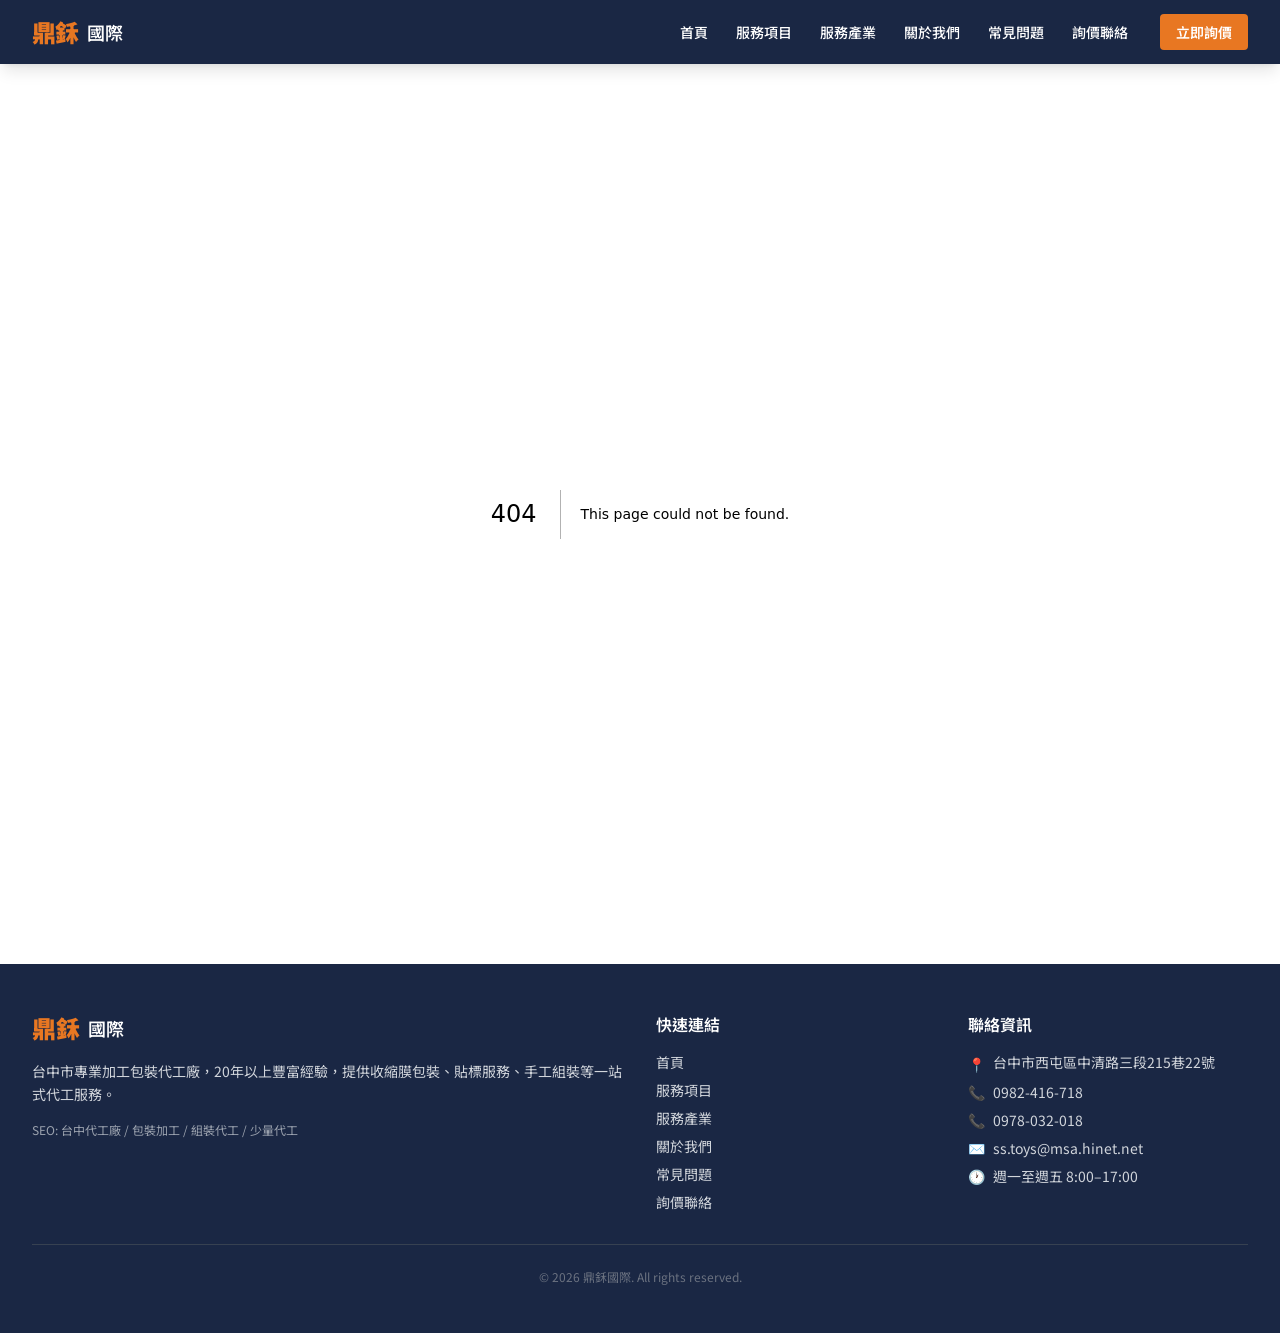
<file: 404/index.html>
<!DOCTYPE html><html lang="zh-TW"><head><meta charSet="utf-8"/><meta name="viewport" content="width=device-width, initial-scale=1"/><link rel="stylesheet" href="/_next/static/css/49037f264d4a4ed3.css" data-precedence="next"/><link rel="preload" as="script" fetchPriority="low" href="/_next/static/chunks/webpack-cb86a99cd2f791d1.js"/><script src="/_next/static/chunks/fd9d1056-be48aeae6e94b8d1.js" async=""></script><script src="/_next/static/chunks/23-e02af67d288a7f2a.js" async=""></script><script src="/_next/static/chunks/main-app-2cafe6b471aea5af.js" async=""></script><script src="/_next/static/chunks/231-f5a29f791931326e.js" async=""></script><script src="/_next/static/chunks/app/layout-52db4a1451b308c1.js" async=""></script><script src="/_next/static/chunks/app/page-99b94b2bd6f035f0.js" async=""></script><meta name="robots" content="noindex"/><title>404: This page could not be found.</title><title>鼎鉌國際 | 台中代工廠 – 包裝加工、組裝代工、貼標服務</title><meta name="description" content="鼎鉌國際位於台中市，提供收縮膜包裝、高週波泡殼封裝、貼標服務、手工組裝、禮盒包裝等一站式代工服務。20年以上經驗，交期準確，品質保證。"/><meta name="keywords" content="台中代工廠,包裝加工,組裝代工,貼標服務,收縮膜包裝,少量代工,禮盒包裝"/><meta name="robots" content="index, follow"/><link rel="canonical" href="https://incredible-conkies-e3f773.netlify.app/"/><meta property="og:title" content="鼎鉌國際 | 台中代工廠 – 包裝加工、組裝代工、貼標服務"/><meta property="og:description" content="台中專業加工包裝代工廠，提供收縮膜包裝、高週波泡殼封裝、貼標服務、手工組裝等一站式代工服務。"/><meta property="og:site_name" content="鼎鉌國際"/><meta property="og:locale" content="zh_TW"/><meta property="og:image" content="http://localhost:3000/og-image.png"/><meta property="og:image:width" content="1200"/><meta property="og:image:height" content="630"/><meta property="og:image:alt" content="鼎鉌國際"/><meta property="og:type" content="website"/><meta name="twitter:card" content="summary_large_image"/><meta name="twitter:title" content="鼎鉌國際 | 台中代工廠 – 包裝加工、組裝代工、貼標服務"/><meta name="twitter:description" content="台中專業加工包裝代工廠，提供收縮膜包裝、高週波泡殼封裝、貼標服務、手工組裝等一站式代工服務。"/><meta name="twitter:image" content="http://localhost:3000/og-image.png"/><meta name="twitter:image:width" content="1200"/><meta name="twitter:image:height" content="630"/><meta name="twitter:image:alt" content="鼎鉌國際"/><script type="application/ld+json">{"@context":"https://schema.org","@type":"LocalBusiness","name":"鼎鉌國際","description":"台中專業加工包裝代工廠，提供收縮膜包裝、貼標服務、手工組裝等一站式代工服務。","url":"https://incredible-conkies-e3f773.netlify.app","telephone":["0982-416-718","0978-032-018"],"email":"ss.toys@msa.hinet.net","address":{"@type":"PostalAddress","streetAddress":"中清路三段215巷22號","addressLocality":"西屯區","addressRegion":"台中市","addressCountry":"TW"},"openingHours":"Mo-Fr 08:00-17:00","priceRange":"$$"}</script><script src="/_next/static/chunks/polyfills-78c92fac7aa8fdd8.js" noModule=""></script></head><body><header class="bg-brand-navy text-white sticky top-0 z-50 shadow-lg"><div class="max-w-7xl mx-auto px-4 sm:px-6 lg:px-8"><div class="flex items-center justify-between h-16"><a class="flex items-center gap-2" href="/"><span class="text-brand-orange font-black text-2xl tracking-tight">鼎鉌</span><span class="text-white font-semibold text-lg">國際</span></a><nav class="hidden md:flex items-center gap-1"><a class="px-3 py-2 rounded text-sm font-medium hover:bg-brand-blue hover:text-brand-orange transition-colors" href="/">首頁</a><a class="px-3 py-2 rounded text-sm font-medium hover:bg-brand-blue hover:text-brand-orange transition-colors" href="/services/">服務項目</a><a class="px-3 py-2 rounded text-sm font-medium hover:bg-brand-blue hover:text-brand-orange transition-colors" href="/industries/">服務產業</a><a class="px-3 py-2 rounded text-sm font-medium hover:bg-brand-blue hover:text-brand-orange transition-colors" href="/about/">關於我們</a><a class="px-3 py-2 rounded text-sm font-medium hover:bg-brand-blue hover:text-brand-orange transition-colors" href="/faq/">常見問題</a><a class="px-3 py-2 rounded text-sm font-medium hover:bg-brand-blue hover:text-brand-orange transition-colors" href="/contact/">詢價聯絡</a><a class="ml-4 px-4 py-2 bg-brand-orange hover:bg-orange-600 rounded font-semibold text-sm transition-colors" href="/contact/">立即詢價</a></nav><button class="md:hidden p-2 rounded hover:bg-brand-blue transition-colors" aria-label="切換選單"><svg class="w-6 h-6" fill="none" stroke="currentColor" viewBox="0 0 24 24"><path stroke-linecap="round" stroke-linejoin="round" stroke-width="2" d="M4 6h16M4 12h16M4 18h16"></path></svg></button></div></div></header><main><div style="font-family:system-ui,&quot;Segoe UI&quot;,Roboto,Helvetica,Arial,sans-serif,&quot;Apple Color Emoji&quot;,&quot;Segoe UI Emoji&quot;;height:100vh;text-align:center;display:flex;flex-direction:column;align-items:center;justify-content:center"><div><style>body{color:#000;background:#fff;margin:0}.next-error-h1{border-right:1px solid rgba(0,0,0,.3)}@media (prefers-color-scheme:dark){body{color:#fff;background:#000}.next-error-h1{border-right:1px solid rgba(255,255,255,.3)}}</style><h1 class="next-error-h1" style="display:inline-block;margin:0 20px 0 0;padding:0 23px 0 0;font-size:24px;font-weight:500;vertical-align:top;line-height:49px">404</h1><div style="display:inline-block"><h2 style="font-size:14px;font-weight:400;line-height:49px;margin:0">This page could not be found.</h2></div></div></div></main><footer class="bg-brand-navy text-gray-300"><div class="max-w-7xl mx-auto px-4 sm:px-6 lg:px-8 py-12"><div class="grid grid-cols-1 md:grid-cols-4 gap-8"><div class="md:col-span-2"><div class="flex items-center gap-2 mb-4"><span class="text-brand-orange font-black text-2xl">鼎鉌</span><span class="text-white font-semibold text-lg">國際</span></div><p class="text-sm leading-relaxed mb-4">台中市專業加工包裝代工廠，20年以上豐富經驗，提供收縮膜包裝、貼標服務、手工組裝等一站式代工服務。</p><p class="text-xs text-gray-400">SEO: 台中代工廠 / 包裝加工 / 組裝代工 / 少量代工</p></div><div><h3 class="text-white font-semibold mb-4">快速連結</h3><ul class="space-y-2 text-sm"><li><a class="hover:text-brand-orange transition-colors" href="/">首頁</a></li><li><a class="hover:text-brand-orange transition-colors" href="/services/">服務項目</a></li><li><a class="hover:text-brand-orange transition-colors" href="/industries/">服務產業</a></li><li><a class="hover:text-brand-orange transition-colors" href="/about/">關於我們</a></li><li><a class="hover:text-brand-orange transition-colors" href="/faq/">常見問題</a></li><li><a class="hover:text-brand-orange transition-colors" href="/contact/">詢價聯絡</a></li></ul></div><div><h3 class="text-white font-semibold mb-4">聯絡資訊</h3><ul class="space-y-2 text-sm"><li class="flex items-start gap-2"><span class="text-brand-orange mt-0.5">📍</span><span>台中市西屯區中清路三段215巷22號</span></li><li class="flex items-center gap-2"><span class="text-brand-orange">📞</span><a href="tel:0982416718" class="hover:text-brand-orange transition-colors">0982-416-718</a></li><li class="flex items-center gap-2"><span class="text-brand-orange">📞</span><a href="tel:0978032018" class="hover:text-brand-orange transition-colors">0978-032-018</a></li><li class="flex items-center gap-2"><span class="text-brand-orange">✉️</span><a href="mailto:ss.toys@msa.hinet.net" class="hover:text-brand-orange transition-colors break-all">ss.toys@msa.hinet.net</a></li><li class="flex items-center gap-2"><span class="text-brand-orange">🕐</span><span>週一至週五 8:00–17:00</span></li></ul></div></div><div class="border-t border-gray-700 mt-8 pt-6 text-center text-xs text-gray-500"><p>© <!-- -->2026<!-- --> 鼎鉌國際. All rights reserved.</p></div></div></footer><script>
              const observer = new IntersectionObserver((entries) => {
                entries.forEach(e => { if (e.isIntersecting) e.target.classList.add('visible'); });
              }, { threshold: 0.1 });
              document.querySelectorAll('.animate-on-scroll').forEach(el => observer.observe(el));
              document.addEventListener('DOMContentLoaded', () => {
                document.querySelectorAll('.animate-on-scroll').forEach(el => observer.observe(el));
              });
            </script><script src="/_next/static/chunks/webpack-cb86a99cd2f791d1.js" async=""></script><script>(self.__next_f=self.__next_f||[]).push([0]);self.__next_f.push([2,null])</script><script>self.__next_f.push([1,"1:HL[\"/_next/static/css/49037f264d4a4ed3.css\",\"style\"]\n"])</script><script>self.__next_f.push([1,"2:I[5751,[],\"\"]\n4:I[9275,[],\"\"]\n5:I[1343,[],\"\"]\n6:I[2561,[\"231\",\"static/chunks/231-f5a29f791931326e.js\",\"185\",\"static/chunks/app/layout-52db4a1451b308c1.js\"],\"default\"]\nb:I[231,[\"231\",\"static/chunks/231-f5a29f791931326e.js\",\"931\",\"static/chunks/app/page-99b94b2bd6f035f0.js\"],\"\"]\nd:I[6130,[],\"\"]\n7:{\"fontFamily\":\"system-ui,\\\"Segoe UI\\\",Roboto,Helvetica,Arial,sans-serif,\\\"Apple Color Emoji\\\",\\\"Segoe UI Emoji\\\"\",\"height\":\"100vh\",\"textAlign\":\"center\",\"display\":\"flex\",\"flexDirection\":\"column\",\"alignItems\":\"center\",\"justifyContent\":\"center\"}\n8:{\"display\":\"inline-block\",\"margin\":\"0 20px 0 0\",\"padding\":\"0 23px 0 0\",\"fontSize\":24,\"fontWeight\":500,\"verticalAlign\":\"top\",\"lineHeight\":\"49px\"}\n9:{\"display\":\"inline-block\"}\na:{\"fontSize\":14,\"fontWeight\":400,\"lineHeight\":\"49px\",\"margin\":0}\ne:[]\n"])</script><script>self.__next_f.push([1,"0:[[[\"$\",\"link\",\"0\",{\"rel\":\"stylesheet\",\"href\":\"/_next/static/css/49037f264d4a4ed3.css\",\"precedence\":\"next\",\"crossOrigin\":\"$undefined\"}]],[\"$\",\"$L2\",null,{\"buildId\":\"39pui8lU0YPju_n7_H2Ew\",\"assetPrefix\":\"\",\"initialCanonicalUrl\":\"/_not-found/\",\"initialTree\":[\"\",{\"children\":[\"/_not-found\",{\"children\":[\"__PAGE__\",{}]}]},\"$undefined\",\"$undefined\",true],\"initialSeedData\":[\"\",{\"children\":[\"/_not-found\",{\"children\":[\"__PAGE__\",{},[[\"$L3\",[[\"$\",\"title\",null,{\"children\":\"404: This page could not be found.\"}],[\"$\",\"div\",null,{\"style\":{\"fontFamily\":\"system-ui,\\\"Segoe UI\\\",Roboto,Helvetica,Arial,sans-serif,\\\"Apple Color Emoji\\\",\\\"Segoe UI Emoji\\\"\",\"height\":\"100vh\",\"textAlign\":\"center\",\"display\":\"flex\",\"flexDirection\":\"column\",\"alignItems\":\"center\",\"justifyContent\":\"center\"},\"children\":[\"$\",\"div\",null,{\"children\":[[\"$\",\"style\",null,{\"dangerouslySetInnerHTML\":{\"__html\":\"body{color:#000;background:#fff;margin:0}.next-error-h1{border-right:1px solid rgba(0,0,0,.3)}@media (prefers-color-scheme:dark){body{color:#fff;background:#000}.next-error-h1{border-right:1px solid rgba(255,255,255,.3)}}\"}}],[\"$\",\"h1\",null,{\"className\":\"next-error-h1\",\"style\":{\"display\":\"inline-block\",\"margin\":\"0 20px 0 0\",\"padding\":\"0 23px 0 0\",\"fontSize\":24,\"fontWeight\":500,\"verticalAlign\":\"top\",\"lineHeight\":\"49px\"},\"children\":\"404\"}],[\"$\",\"div\",null,{\"style\":{\"display\":\"inline-block\"},\"children\":[\"$\",\"h2\",null,{\"style\":{\"fontSize\":14,\"fontWeight\":400,\"lineHeight\":\"49px\",\"margin\":0},\"children\":\"This page could not be found.\"}]}]]}]}]]],null],null]},[\"$\",\"$L4\",null,{\"parallelRouterKey\":\"children\",\"segmentPath\":[\"children\",\"/_not-found\",\"children\"],\"error\":\"$undefined\",\"errorStyles\":\"$undefined\",\"errorScripts\":\"$undefined\",\"template\":[\"$\",\"$L5\",null,{}],\"templateStyles\":\"$undefined\",\"templateScripts\":\"$undefined\",\"notFound\":\"$undefined\",\"notFoundStyles\":\"$undefined\",\"styles\":null}],null]},[[\"$\",\"html\",null,{\"lang\":\"zh-TW\",\"children\":[[\"$\",\"head\",null,{\"children\":[\"$\",\"script\",null,{\"type\":\"application/ld+json\",\"dangerouslySetInnerHTML\":{\"__html\":\"{\\\"@context\\\":\\\"https://schema.org\\\",\\\"@type\\\":\\\"LocalBusiness\\\",\\\"name\\\":\\\"鼎鉌國際\\\",\\\"description\\\":\\\"台中專業加工包裝代工廠，提供收縮膜包裝、貼標服務、手工組裝等一站式代工服務。\\\",\\\"url\\\":\\\"https://incredible-conkies-e3f773.netlify.app\\\",\\\"telephone\\\":[\\\"0982-416-718\\\",\\\"0978-032-018\\\"],\\\"email\\\":\\\"ss.toys@msa.hinet.net\\\",\\\"address\\\":{\\\"@type\\\":\\\"PostalAddress\\\",\\\"streetAddress\\\":\\\"中清路三段215巷22號\\\",\\\"addressLocality\\\":\\\"西屯區\\\",\\\"addressRegion\\\":\\\"台中市\\\",\\\"addressCountry\\\":\\\"TW\\\"},\\\"openingHours\\\":\\\"Mo-Fr 08:00-17:00\\\",\\\"priceRange\\\":\\\"$$\\\"}\"}}]}],[\"$\",\"body\",null,{\"children\":[[\"$\",\"$L6\",null,{}],[\"$\",\"main\",null,{\"children\":[\"$\",\"$L4\",null,{\"parallelRouterKey\":\"children\",\"segmentPath\":[\"children\"],\"error\":\"$undefined\",\"errorStyles\":\"$undefined\",\"errorScripts\":\"$undefined\",\"template\":[\"$\",\"$L5\",null,{}],\"templateStyles\":\"$undefined\",\"templateScripts\":\"$undefined\",\"notFound\":[[\"$\",\"title\",null,{\"children\":\"404: This page could not be found.\"}],[\"$\",\"div\",null,{\"style\":\"$7\",\"children\":[\"$\",\"div\",null,{\"children\":[[\"$\",\"style\",null,{\"dangerouslySetInnerHTML\":{\"__html\":\"body{color:#000;background:#fff;margin:0}.next-error-h1{border-right:1px solid rgba(0,0,0,.3)}@media (prefers-color-scheme:dark){body{color:#fff;background:#000}.next-error-h1{border-right:1px solid rgba(255,255,255,.3)}}\"}}],[\"$\",\"h1\",null,{\"className\":\"next-error-h1\",\"style\":\"$8\",\"children\":\"404\"}],[\"$\",\"div\",null,{\"style\":\"$9\",\"children\":[\"$\",\"h2\",null,{\"style\":\"$a\",\"children\":\"This page could not be found.\"}]}]]}]}]],\"notFoundStyles\":[],\"styles\":null}]}],[\"$\",\"footer\",null,{\"className\":\"bg-brand-navy text-gray-300\",\"children\":[\"$\",\"div\",null,{\"className\":\"max-w-7xl mx-auto px-4 sm:px-6 lg:px-8 py-12\",\"children\":[[\"$\",\"div\",null,{\"className\":\"grid grid-cols-1 md:grid-cols-4 gap-8\",\"children\":[[\"$\",\"div\",null,{\"className\":\"md:col-span-2\",\"children\":[[\"$\",\"div\",null,{\"className\":\"flex items-center gap-2 mb-4\",\"children\":[[\"$\",\"span\",null,{\"className\":\"text-brand-orange font-black text-2xl\",\"children\":\"鼎鉌\"}],[\"$\",\"span\",null,{\"className\":\"text-white font-semibold text-lg\",\"children\":\"國際\"}]]}],[\"$\",\"p\",null,{\"className\":\"text-sm leading-relaxed mb-4\",\"children\":\"台中市專業加工包裝代工廠，20年以上豐富經驗，提供收縮膜包裝、貼標服務、手工組裝等一站式代工服務。\"}],[\"$\",\"p\",null,{\"className\":\"text-xs text-gray-400\",\"children\":\"SEO: 台中代工廠 / 包裝加工 / 組裝代工 / 少量代工\"}]]}],[\"$\",\"div\",null,{\"children\":[[\"$\",\"h3\",null,{\"className\":\"text-white font-semibold mb-4\",\"children\":\"快速連結\"}],[\"$\",\"ul\",null,{\"className\":\"space-y-2 text-sm\",\"children\":[[\"$\",\"li\",\"/\",{\"children\":[\"$\",\"$Lb\",null,{\"href\":\"/\",\"className\":\"hover:text-brand-orange transition-colors\",\"children\":\"首頁\"}]}],[\"$\",\"li\",\"/services\",{\"children\":[\"$\",\"$Lb\",null,{\"href\":\"/services\",\"className\":\"hover:text-brand-orange transition-colors\",\"children\":\"服務項目\"}]}],[\"$\",\"li\",\"/industries\",{\"children\":[\"$\",\"$Lb\",null,{\"href\":\"/industries\",\"className\":\"hover:text-brand-orange transition-colors\",\"children\":\"服務產業\"}]}],[\"$\",\"li\",\"/about\",{\"children\":[\"$\",\"$Lb\",null,{\"href\":\"/about\",\"className\":\"hover:text-brand-orange transition-colors\",\"children\":\"關於我們\"}]}],[\"$\",\"li\",\"/faq\",{\"children\":[\"$\",\"$Lb\",null,{\"href\":\"/faq\",\"className\":\"hover:text-brand-orange transition-colors\",\"children\":\"常見問題\"}]}],[\"$\",\"li\",\"/contact\",{\"children\":[\"$\",\"$Lb\",null,{\"href\":\"/contact\",\"className\":\"hover:text-brand-orange transition-colors\",\"children\":\"詢價聯絡\"}]}]]}]]}],[\"$\",\"div\",null,{\"children\":[[\"$\",\"h3\",null,{\"className\":\"text-white font-semibold mb-4\",\"children\":\"聯絡資訊\"}],[\"$\",\"ul\",null,{\"className\":\"space-y-2 text-sm\",\"children\":[[\"$\",\"li\",null,{\"className\":\"flex items-start gap-2\",\"children\":[[\"$\",\"span\",null,{\"className\":\"text-brand-orange mt-0.5\",\"children\":\"📍\"}],[\"$\",\"span\",null,{\"children\":\"台中市西屯區中清路三段215巷22號\"}]]}],[\"$\",\"li\",null,{\"className\":\"flex items-center gap-2\",\"children\":[[\"$\",\"span\",null,{\"className\":\"text-brand-orange\",\"children\":\"📞\"}],[\"$\",\"a\",null,{\"href\":\"tel:0982416718\",\"className\":\"hover:text-brand-orange transition-colors\",\"children\":\"0982-416-718\"}]]}],[\"$\",\"li\",null,{\"className\":\"flex items-center gap-2\",\"children\":[[\"$\",\"span\",null,{\"className\":\"text-brand-orange\",\"children\":\"📞\"}],[\"$\",\"a\",null,{\"href\":\"tel:0978032018\",\"className\":\"hover:text-brand-orange transition-colors\",\"children\":\"0978-032-018\"}]]}],[\"$\",\"li\",null,{\"className\":\"flex items-center gap-2\",\"children\":[[\"$\",\"span\",null,{\"className\":\"text-brand-orange\",\"children\":\"✉️\"}],[\"$\",\"a\",null,{\"href\":\"mailto:ss.toys@msa.hinet.net\",\"className\":\"hover:text-brand-orange transition-colors break-all\",\"children\":\"ss.toys@msa.hinet.net\"}]]}],[\"$\",\"li\",null,{\"className\":\"flex items-center gap-2\",\"children\":[[\"$\",\"span\",null,{\"className\":\"text-brand-orange\",\"children\":\"🕐\"}],[\"$\",\"span\",null,{\"children\":\"週一至週五 8:00–17:00\"}]]}]]}]]}]]}],[\"$\",\"div\",null,{\"className\":\"border-t border-gray-700 mt-8 pt-6 text-center text-xs text-gray-500\",\"children\":[\"$\",\"p\",null,{\"children\":[\"© \",2026,\" 鼎鉌國際. All rights reserved.\"]}]}]]}]}],[\"$\",\"script\",null,{\"dangerouslySetInnerHTML\":{\"__html\":\"\\n              const observer = new IntersectionObserver((entries) =\u003e {\\n                entries.forEach(e =\u003e { if (e.isIntersecting) e.target.classList.add('visible'); });\\n              }, { threshold: 0.1 });\\n              document.querySelectorAll('.animate-on-scroll').forEach(el =\u003e observer.observe(el));\\n              document.addEventListener('DOMContentLoaded', () =\u003e {\\n                document.querySelectorAll('.animate-on-scroll').forEach(el =\u003e observer.observe(el));\\n              });\\n            \"}}]]}]]}],null],null],\"couldBeIntercepted\":false,\"initialHead\":[[\"$\",\"meta\",null,{\"name\":\"robots\",\"content\":\"noindex\"}],\"$Lc\"],\"globalErrorComponent\":\"$d\",\"missingSlots\":\"$We\"}]]\n"])</script><script>self.__next_f.push([1,"c:[[\"$\",\"meta\",\"0\",{\"name\":\"viewport\",\"content\":\"width=device-width, initial-scale=1\"}],[\"$\",\"meta\",\"1\",{\"charSet\":\"utf-8\"}],[\"$\",\"title\",\"2\",{\"children\":\"鼎鉌國際 | 台中代工廠 – 包裝加工、組裝代工、貼標服務\"}],[\"$\",\"meta\",\"3\",{\"name\":\"description\",\"content\":\"鼎鉌國際位於台中市，提供收縮膜包裝、高週波泡殼封裝、貼標服務、手工組裝、禮盒包裝等一站式代工服務。20年以上經驗，交期準確，品質保證。\"}],[\"$\",\"meta\",\"4\",{\"name\":\"keywords\",\"content\":\"台中代工廠,包裝加工,組裝代工,貼標服務,收縮膜包裝,少量代工,禮盒包裝\"}],[\"$\",\"meta\",\"5\",{\"name\":\"robots\",\"content\":\"index, follow\"}],[\"$\",\"link\",\"6\",{\"rel\":\"canonical\",\"href\":\"https://incredible-conkies-e3f773.netlify.app/\"}],[\"$\",\"meta\",\"7\",{\"property\":\"og:title\",\"content\":\"鼎鉌國際 | 台中代工廠 – 包裝加工、組裝代工、貼標服務\"}],[\"$\",\"meta\",\"8\",{\"property\":\"og:description\",\"content\":\"台中專業加工包裝代工廠，提供收縮膜包裝、高週波泡殼封裝、貼標服務、手工組裝等一站式代工服務。\"}],[\"$\",\"meta\",\"9\",{\"property\":\"og:site_name\",\"content\":\"鼎鉌國際\"}],[\"$\",\"meta\",\"10\",{\"property\":\"og:locale\",\"content\":\"zh_TW\"}],[\"$\",\"meta\",\"11\",{\"property\":\"og:image\",\"content\":\"http://localhost:3000/og-image.png\"}],[\"$\",\"meta\",\"12\",{\"property\":\"og:image:width\",\"content\":\"1200\"}],[\"$\",\"meta\",\"13\",{\"property\":\"og:image:height\",\"content\":\"630\"}],[\"$\",\"meta\",\"14\",{\"property\":\"og:image:alt\",\"content\":\"鼎鉌國際\"}],[\"$\",\"meta\",\"15\",{\"property\":\"og:type\",\"content\":\"website\"}],[\"$\",\"meta\",\"16\",{\"name\":\"twitter:card\",\"content\":\"summary_large_image\"}],[\"$\",\"meta\",\"17\",{\"name\":\"twitter:title\",\"content\":\"鼎鉌國際 | 台中代工廠 – 包裝加工、組裝代工、貼標服務\"}],[\"$\",\"meta\",\"18\",{\"name\":\"twitter:description\",\"content\":\"台中專業加工包裝代工廠，提供收縮膜包裝、高週波泡殼封裝、貼標服務、手工組裝等一站式代工服務。\"}],[\"$\",\"meta\",\"19\",{\"name\":\"twitter:image\",\"content\":\"http://localhost:3000/og-image.png\"}],[\"$\",\"meta\",\"20\",{\"name\":\"twitter:image:width\",\"content\":\"1200\"}],[\"$\",\"meta\",\"21\",{\"name\":\"twitter:image:height\",\"content\":\"630\"}],[\"$\",\"meta\",\"22\",{\"name\":\"twitter:image:alt\",\"content\":\"鼎鉌國際\"}]]\n"])</script><script>self.__next_f.push([1,"3:null\n"])</script></body></html>
</file>
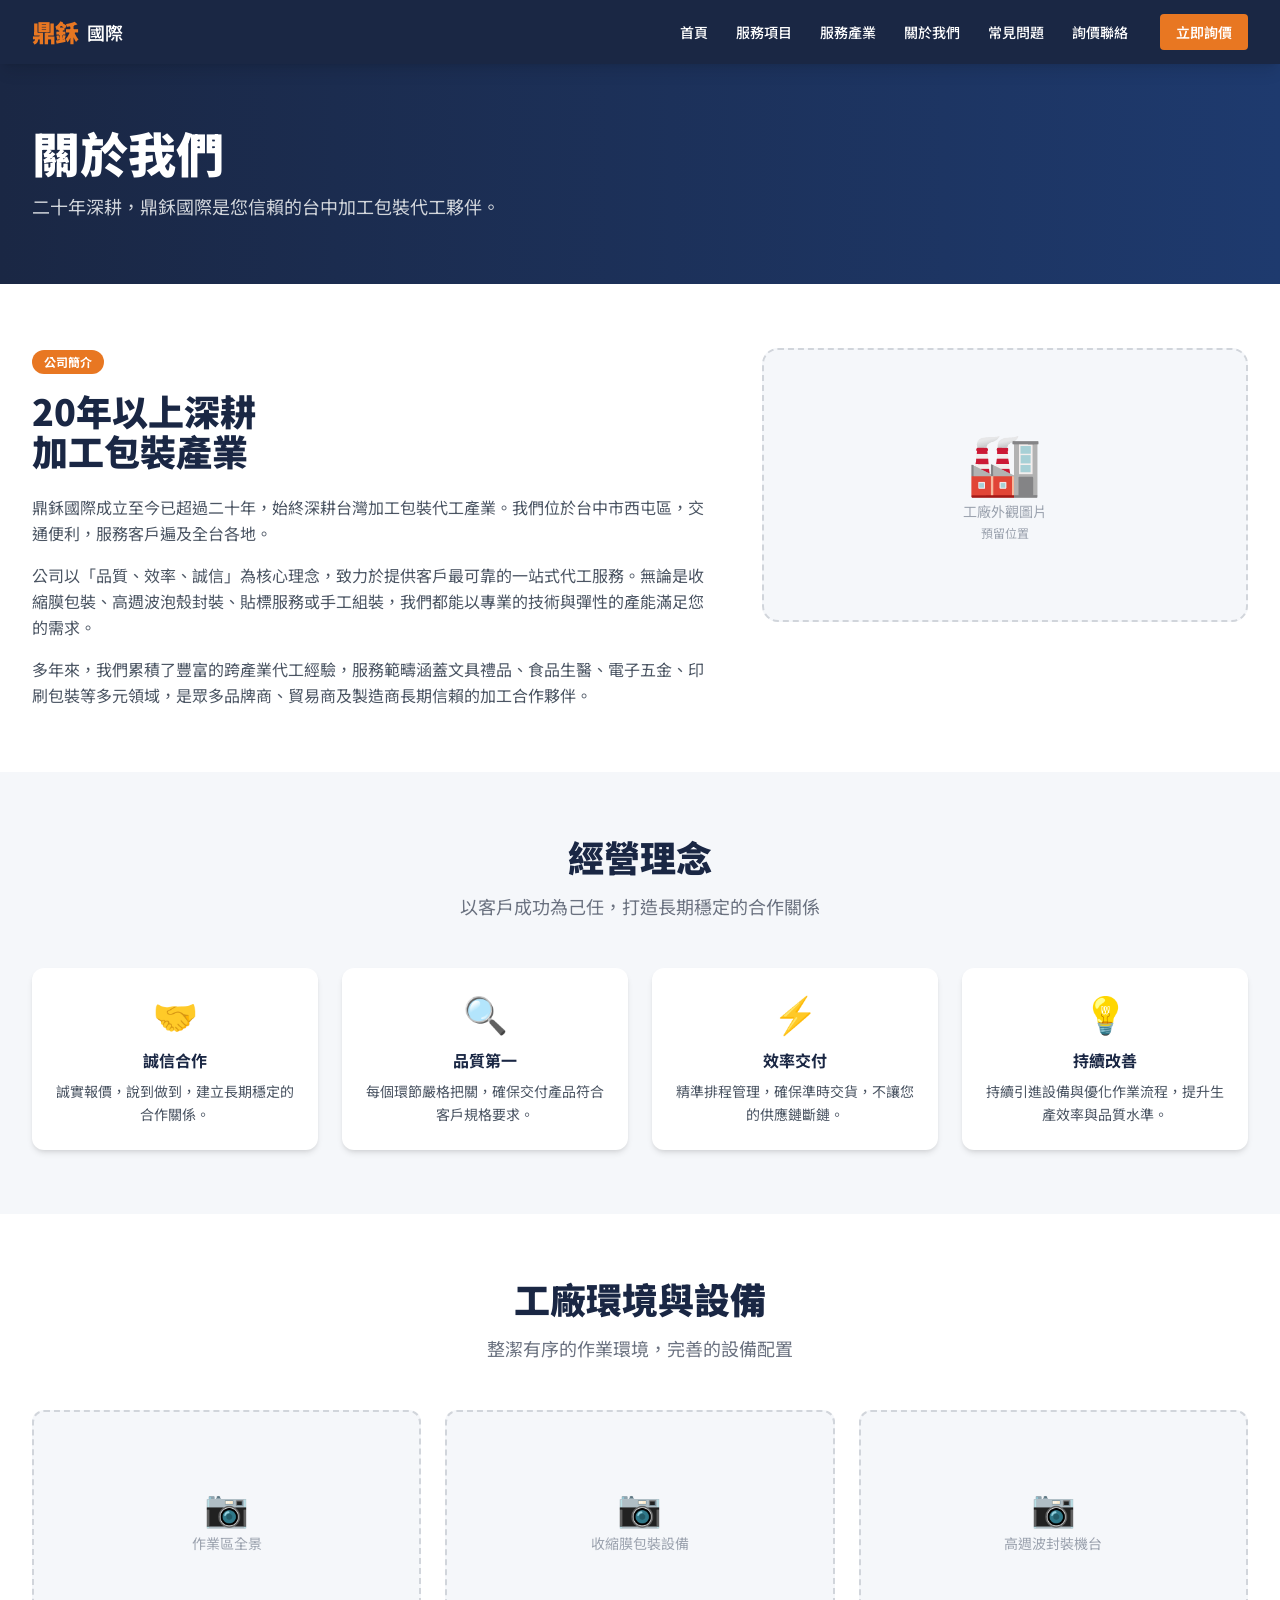
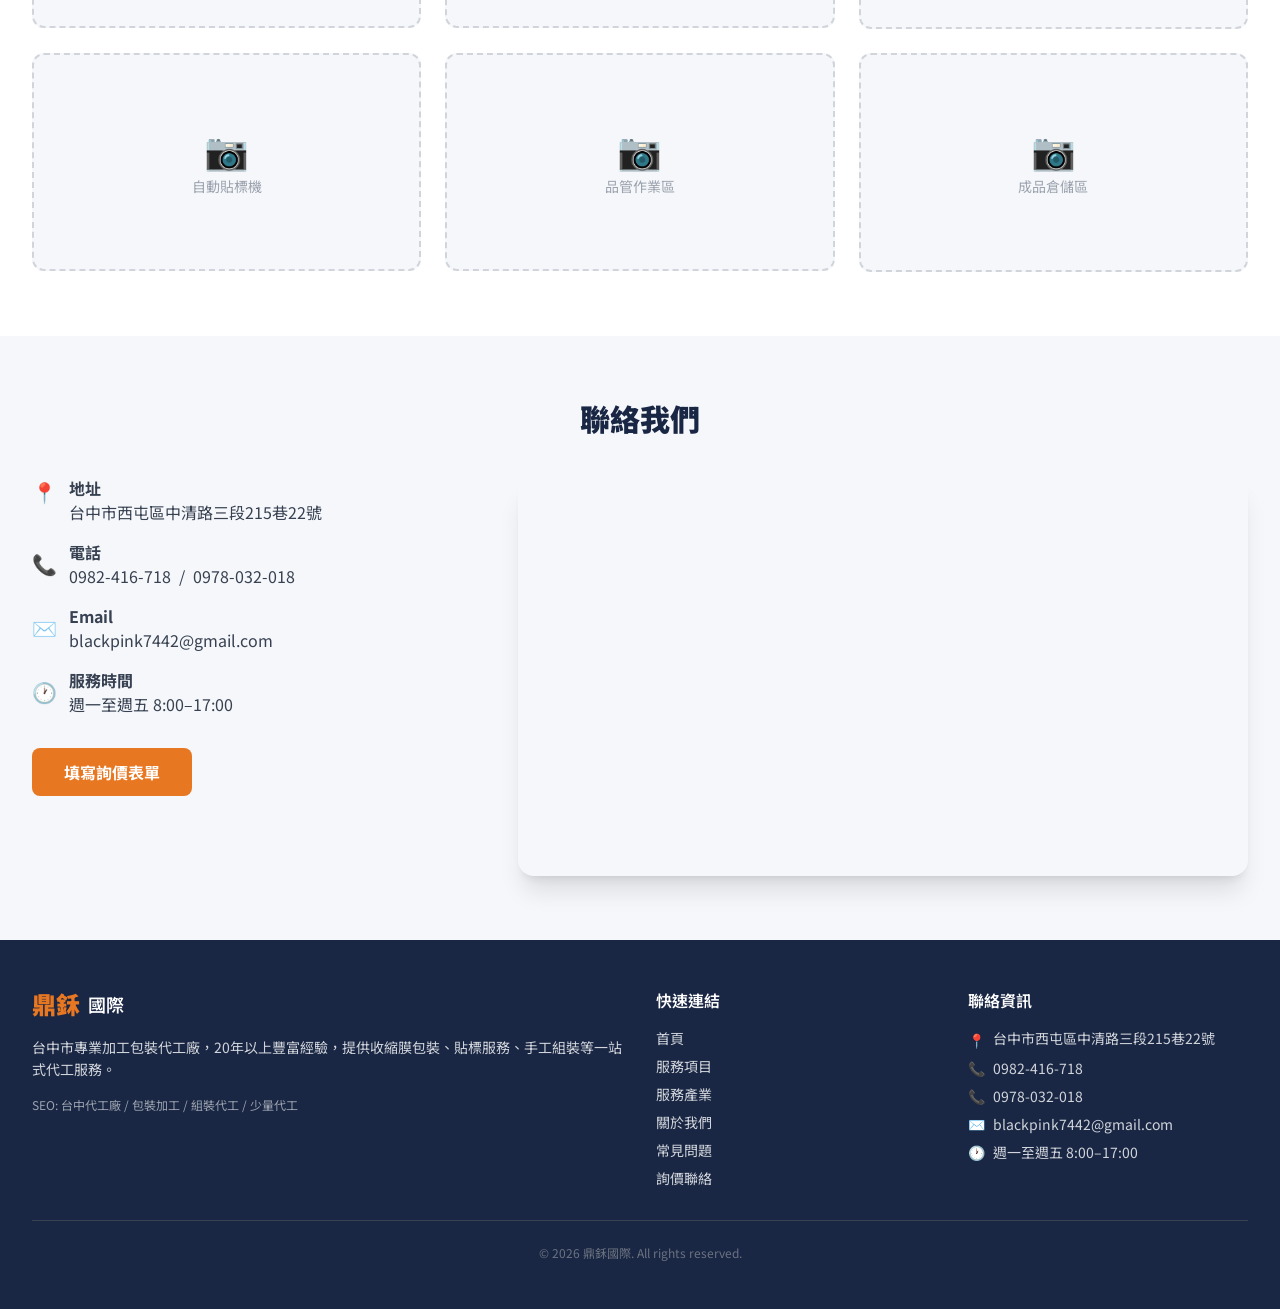
<file: about/index.html>
<!DOCTYPE html>
<html lang="zh-TW">

<head>
  <meta charSet="utf-8" />
  <meta name="viewport" content="width=device-width, initial-scale=1" />
  <link rel="stylesheet" href="/_next/static/css/49037f264d4a4ed3.css" data-precedence="next" />
  <link rel="preload" as="script" fetchPriority="low" href="/_next/static/chunks/webpack-cb86a99cd2f791d1.js" />
  <script src="/_next/static/chunks/fd9d1056-be48aeae6e94b8d1.js" async=""></script>
  <script src="/_next/static/chunks/23-e02af67d288a7f2a.js" async=""></script>
  <script src="/_next/static/chunks/main-app-2cafe6b471aea5af.js" async=""></script>
  <script src="/_next/static/chunks/231-f5a29f791931326e.js" async=""></script>
  <script src="/_next/static/chunks/app/about/page-255c32bfc49de14d.js" async=""></script>
  <script src="/_next/static/chunks/app/layout-52db4a1451b308c1.js" async=""></script>
  <title>關於我們 | 鼎鉌國際</title>
  <meta name="description" content="鼎鉌國際成立超過20年，位於台中市西屯區，專注提供包裝加工、組裝代工服務。以誠信、品質、效率為核心，深耕台灣加工包裝產業。" />
  <meta name="keywords" content="台中代工廠,包裝加工,組裝代工,貼標服務,收縮膜包裝,少量代工,禮盒包裝" />
  <meta name="robots" content="index, follow" />
  <link rel="canonical" href="https://incredible-conkies-e3f773.netlify.app/" />
  <meta property="og:title" content="鼎鉌國際 | 台中代工廠 – 包裝加工、組裝代工、貼標服務" />
  <meta property="og:description" content="台中專業加工包裝代工廠，提供收縮膜包裝、高週波泡殼封裝、貼標服務、手工組裝等一站式代工服務。" />
  <meta property="og:site_name" content="鼎鉌國際" />
  <meta property="og:locale" content="zh_TW" />
  <meta property="og:image" content="http://localhost:3000/og-image.png" />
  <meta property="og:image:width" content="1200" />
  <meta property="og:image:height" content="630" />
  <meta property="og:image:alt" content="鼎鉌國際" />
  <meta property="og:type" content="website" />
  <meta name="twitter:card" content="summary_large_image" />
  <meta name="twitter:title" content="鼎鉌國際 | 台中代工廠 – 包裝加工、組裝代工、貼標服務" />
  <meta name="twitter:description" content="台中專業加工包裝代工廠，提供收縮膜包裝、高週波泡殼封裝、貼標服務、手工組裝等一站式代工服務。" />
  <meta name="twitter:image" content="http://localhost:3000/og-image.png" />
  <meta name="twitter:image:width" content="1200" />
  <meta name="twitter:image:height" content="630" />
  <meta name="twitter:image:alt" content="鼎鉌國際" />
  <script
    type="application/ld+json">{"@context":"https://schema.org","@type":"LocalBusiness","name":"鼎鉌國際","description":"台中專業加工包裝代工廠，提供收縮膜包裝、貼標服務、手工組裝等一站式代工服務。","url":"https://incredible-conkies-e3f773.netlify.app","telephone":["0982-416-718","0978-032-018"],"email":"blackpink7442@gmail.com","address":{"@type":"PostalAddress","streetAddress":"中清路三段215巷22號","addressLocality":"西屯區","addressRegion":"台中市","addressCountry":"TW"},"openingHours":"Mo-Fr 08:00-17:00","priceRange":"$$"}</script>
  <script src="/_next/static/chunks/polyfills-78c92fac7aa8fdd8.js" noModule=""></script>
</head>

<body>
  <header class="bg-brand-navy text-white sticky top-0 z-50 shadow-lg">
    <div class="max-w-7xl mx-auto px-4 sm:px-6 lg:px-8">
      <div class="flex items-center justify-between h-16"><a class="flex items-center gap-2" href="/"><span
            class="text-brand-orange font-black text-2xl tracking-tight">鼎鉌</span><span
            class="text-white font-semibold text-lg">國際</span></a>
        <nav class="hidden md:flex items-center gap-1"><a
            class="px-3 py-2 rounded text-sm font-medium hover:bg-brand-blue hover:text-brand-orange transition-colors"
            href="/">首頁</a><a
            class="px-3 py-2 rounded text-sm font-medium hover:bg-brand-blue hover:text-brand-orange transition-colors"
            href="/services/">服務項目</a><a
            class="px-3 py-2 rounded text-sm font-medium hover:bg-brand-blue hover:text-brand-orange transition-colors"
            href="/industries/">服務產業</a><a
            class="px-3 py-2 rounded text-sm font-medium hover:bg-brand-blue hover:text-brand-orange transition-colors"
            href="/about/">關於我們</a><a
            class="px-3 py-2 rounded text-sm font-medium hover:bg-brand-blue hover:text-brand-orange transition-colors"
            href="/faq/">常見問題</a><a
            class="px-3 py-2 rounded text-sm font-medium hover:bg-brand-blue hover:text-brand-orange transition-colors"
            href="/contact/">詢價聯絡</a><a
            class="ml-4 px-4 py-2 bg-brand-orange hover:bg-orange-600 rounded font-semibold text-sm transition-colors"
            href="/contact/">立即詢價</a></nav><button class="md:hidden p-2 rounded hover:bg-brand-blue transition-colors"
          aria-label="切換選單"><svg class="w-6 h-6" fill="none" stroke="currentColor" viewBox="0 0 24 24">
            <path stroke-linecap="round" stroke-linejoin="round" stroke-width="2" d="M4 6h16M4 12h16M4 18h16"></path>
          </svg></button>
      </div>
    </div>
  </header>
  <main>
    <section class="bg-gradient-to-r from-brand-navy to-brand-blue text-white py-16">
      <div class="max-w-7xl mx-auto px-4 sm:px-6 lg:px-8">
        <h1 class="text-4xl md:text-5xl font-black mb-4">關於我們</h1>
        <p class="text-gray-300 text-lg max-w-2xl">二十年深耕，鼎鉌國際是您信賴的台中加工包裝代工夥伴。</p>
      </div>
    </section>
    <section class="py-16 bg-white">
      <div class="max-w-7xl mx-auto px-4 sm:px-6 lg:px-8">
        <div class="flex flex-col lg:flex-row gap-12 items-start">
          <div class="flex-1"><span
              class="inline-block bg-brand-orange text-white text-xs font-bold px-3 py-1 rounded-full mb-4">公司簡介</span>
            <h2 class="text-3xl md:text-4xl font-black text-brand-navy mb-6">20年以上深耕<br />加工包裝產業</h2>
            <div class="space-y-4 text-gray-600 leading-relaxed">
              <p>鼎鉌國際成立至今已超過二十年，始終深耕台灣加工包裝代工產業。我們位於台中市西屯區，交通便利，服務客戶遍及全台各地。</p>
              <p>公司以「品質、效率、誠信」為核心理念，致力於提供客戶最可靠的一站式代工服務。無論是收縮膜包裝、高週波泡殼封裝、貼標服務或手工組裝，我們都能以專業的技術與彈性的產能滿足您的需求。</p>
              <p>多年來，我們累積了豐富的跨產業代工經驗，服務範疇涵蓋文具禮品、食品生醫、電子五金、印刷包裝等多元領域，是眾多品牌商、貿易商及製造商長期信賴的加工合作夥伴。</p>
            </div>
          </div>
          <div class="w-full lg:w-2/5 shrink-0">
            <div
              class="bg-brand-light rounded-2xl aspect-video flex flex-col items-center justify-center text-gray-400 border-2 border-dashed border-gray-300">
              <span class="text-6xl mb-3">🏭</span><span class="text-sm">工廠外觀圖片</span><span
                class="text-xs mt-1">預留位置</span></div>
          </div>
        </div>
      </div>
    </section>
    <section class="py-16 bg-brand-light">
      <div class="max-w-7xl mx-auto px-4 sm:px-6 lg:px-8">
        <div class="text-center mb-12">
          <h2 class="text-3xl md:text-4xl font-black text-brand-navy mb-4">經營理念</h2>
          <p class="text-gray-500 text-lg">以客戶成功為己任，打造長期穩定的合作關係</p>
        </div>
        <div class="grid grid-cols-1 sm:grid-cols-2 lg:grid-cols-4 gap-6">
          <div class="bg-white rounded-xl p-6 shadow-md text-center">
            <div class="text-4xl mb-4">🤝</div>
            <h3 class="font-bold text-brand-navy mb-2">誠信合作</h3>
            <p class="text-sm text-gray-600 leading-relaxed">誠實報價，說到做到，建立長期穩定的合作關係。</p>
          </div>
          <div class="bg-white rounded-xl p-6 shadow-md text-center">
            <div class="text-4xl mb-4">🔍</div>
            <h3 class="font-bold text-brand-navy mb-2">品質第一</h3>
            <p class="text-sm text-gray-600 leading-relaxed">每個環節嚴格把關，確保交付產品符合客戶規格要求。</p>
          </div>
          <div class="bg-white rounded-xl p-6 shadow-md text-center">
            <div class="text-4xl mb-4">⚡</div>
            <h3 class="font-bold text-brand-navy mb-2">效率交付</h3>
            <p class="text-sm text-gray-600 leading-relaxed">精準排程管理，確保準時交貨，不讓您的供應鏈斷鏈。</p>
          </div>
          <div class="bg-white rounded-xl p-6 shadow-md text-center">
            <div class="text-4xl mb-4">💡</div>
            <h3 class="font-bold text-brand-navy mb-2">持續改善</h3>
            <p class="text-sm text-gray-600 leading-relaxed">持續引進設備與優化作業流程，提升生產效率與品質水準。</p>
          </div>
        </div>
      </div>
    </section>
    <section class="py-16 bg-white">
      <div class="max-w-7xl mx-auto px-4 sm:px-6 lg:px-8">
        <div class="text-center mb-12">
          <h2 class="text-3xl md:text-4xl font-black text-brand-navy mb-4">工廠環境與設備</h2>
          <p class="text-gray-500 text-lg">整潔有序的作業環境，完善的設備配置</p>
        </div>
        <div class="grid grid-cols-1 sm:grid-cols-2 lg:grid-cols-3 gap-6">
          <div
            class="bg-brand-light rounded-xl aspect-video flex flex-col items-center justify-center text-gray-400 border-2 border-dashed border-gray-300">
            <span class="text-4xl mb-2">📷</span><span class="text-sm">作業區全景</span></div>
          <div
            class="bg-brand-light rounded-xl aspect-video flex flex-col items-center justify-center text-gray-400 border-2 border-dashed border-gray-300">
            <span class="text-4xl mb-2">📷</span><span class="text-sm">收縮膜包裝設備</span></div>
          <div
            class="bg-brand-light rounded-xl aspect-video flex flex-col items-center justify-center text-gray-400 border-2 border-dashed border-gray-300">
            <span class="text-4xl mb-2">📷</span><span class="text-sm">高週波封裝機台</span></div>
          <div
            class="bg-brand-light rounded-xl aspect-video flex flex-col items-center justify-center text-gray-400 border-2 border-dashed border-gray-300">
            <span class="text-4xl mb-2">📷</span><span class="text-sm">自動貼標機</span></div>
          <div
            class="bg-brand-light rounded-xl aspect-video flex flex-col items-center justify-center text-gray-400 border-2 border-dashed border-gray-300">
            <span class="text-4xl mb-2">📷</span><span class="text-sm">品管作業區</span></div>
          <div
            class="bg-brand-light rounded-xl aspect-video flex flex-col items-center justify-center text-gray-400 border-2 border-dashed border-gray-300">
            <span class="text-4xl mb-2">📷</span><span class="text-sm">成品倉儲區</span></div>
        </div>
      </div>
    </section>
    <section class="py-16 bg-brand-light">
      <div class="max-w-7xl mx-auto px-4 sm:px-6 lg:px-8">
        <div class="text-center mb-10">
          <h2 class="text-3xl font-black text-brand-navy mb-2">聯絡我們</h2>
        </div>
        <div class="flex flex-col lg:flex-row gap-10 items-start">
          <div class="flex-1 space-y-4 text-gray-700">
            <div class="flex items-start gap-3"><span class="text-brand-orange text-xl mt-0.5">📍</span>
              <div>
                <p class="font-bold">地址</p>
                <p>台中市西屯區中清路三段215巷22號</p>
              </div>
            </div>
            <div class="flex items-center gap-3"><span class="text-brand-orange text-xl">📞</span>
              <div>
                <p class="font-bold">電話</p><a href="tel:0982416718"
                  class="hover:text-brand-orange">0982-416-718</a><span class="mx-2">/</span><a href="tel:0978032018"
                  class="hover:text-brand-orange">0978-032-018</a>
              </div>
            </div>
            <div class="flex items-center gap-3"><span class="text-brand-orange text-xl">✉️</span>
              <div>
                <p class="font-bold">Email</p><a href="mailto:blackpink7442@gmail.com"
                  class="hover:text-brand-orange break-all">blackpink7442@gmail.com</a>
              </div>
            </div>
            <div class="flex items-center gap-3"><span class="text-brand-orange text-xl">🕐</span>
              <div>
                <p class="font-bold">服務時間</p>
                <p>週一至週五 8:00–17:00</p>
              </div>
            </div>
            <div class="pt-4"><a
                class="inline-block bg-brand-orange hover:bg-orange-600 text-white font-bold px-8 py-3 rounded-lg transition-colors"
                href="/contact/">填寫詢價表單</a></div>
          </div>
          <div class="w-full lg:w-3/5 rounded-2xl overflow-hidden shadow-xl"><iframe
              src="https://www.google.com/maps/embed?pb=!1m18!1m12!1m3!1d3641.096!2d120.638!3d24.195!2m3!1f0!2f0!3f0!3m2!1i1024!2i768!4f13.1!3m3!1m2!1s0x0%3A0x0!2s%E5%8F%B0%E4%B8%AD%E5%B8%82%E8%A5%BF%E5%B1%AF%E5%8D%80%E4%B8%AD%E6%B8%85%E8%B7%AF%E4%B8%89%E6%AE%B5215%E5%B7%B722%E8%99%9F!5e0!3m2!1szh-TW!2stw!4v1"
              width="100%" height="400" style="border:0" allowFullScreen="" loading="lazy"
              referrerPolicy="no-referrer-when-downgrade" title="鼎鉌國際地圖位置"></iframe></div>
        </div>
      </div>
    </section>
  </main>
  <footer class="bg-brand-navy text-gray-300">
    <div class="max-w-7xl mx-auto px-4 sm:px-6 lg:px-8 py-12">
      <div class="grid grid-cols-1 md:grid-cols-4 gap-8">
        <div class="md:col-span-2">
          <div class="flex items-center gap-2 mb-4"><span class="text-brand-orange font-black text-2xl">鼎鉌</span><span
              class="text-white font-semibold text-lg">國際</span></div>
          <p class="text-sm leading-relaxed mb-4">台中市專業加工包裝代工廠，20年以上豐富經驗，提供收縮膜包裝、貼標服務、手工組裝等一站式代工服務。</p>
          <p class="text-xs text-gray-400">SEO: 台中代工廠 / 包裝加工 / 組裝代工 / 少量代工</p>
        </div>
        <div>
          <h3 class="text-white font-semibold mb-4">快速連結</h3>
          <ul class="space-y-2 text-sm">
            <li><a class="hover:text-brand-orange transition-colors" href="/">首頁</a></li>
            <li><a class="hover:text-brand-orange transition-colors" href="/services/">服務項目</a></li>
            <li><a class="hover:text-brand-orange transition-colors" href="/industries/">服務產業</a></li>
            <li><a class="hover:text-brand-orange transition-colors" href="/about/">關於我們</a></li>
            <li><a class="hover:text-brand-orange transition-colors" href="/faq/">常見問題</a></li>
            <li><a class="hover:text-brand-orange transition-colors" href="/contact/">詢價聯絡</a></li>
          </ul>
        </div>
        <div>
          <h3 class="text-white font-semibold mb-4">聯絡資訊</h3>
          <ul class="space-y-2 text-sm">
            <li class="flex items-start gap-2"><span
                class="text-brand-orange mt-0.5">📍</span><span>台中市西屯區中清路三段215巷22號</span></li>
            <li class="flex items-center gap-2"><span class="text-brand-orange">📞</span><a href="tel:0982416718"
                class="hover:text-brand-orange transition-colors">0982-416-718</a></li>
            <li class="flex items-center gap-2"><span class="text-brand-orange">📞</span><a href="tel:0978032018"
                class="hover:text-brand-orange transition-colors">0978-032-018</a></li>
            <li class="flex items-center gap-2"><span class="text-brand-orange">✉️</span><a
                href="mailto:blackpink7442@gmail.com"
                class="hover:text-brand-orange transition-colors break-all">blackpink7442@gmail.com</a></li>
            <li class="flex items-center gap-2"><span class="text-brand-orange">🕐</span><span>週一至週五 8:00–17:00</span>
            </li>
          </ul>
        </div>
      </div>
      <div class="border-t border-gray-700 mt-8 pt-6 text-center text-xs text-gray-500">
        <p>© <!-- -->2026<!-- --> 鼎鉌國際. All rights reserved.</p>
      </div>
    </div>
  </footer>
  <script>
    const observer = new IntersectionObserver((entries) => {
      entries.forEach(e => { if (e.isIntersecting) e.target.classList.add('visible'); });
    }, { threshold: 0.1 });
    document.querySelectorAll('.animate-on-scroll').forEach(el => observer.observe(el));
    document.addEventListener('DOMContentLoaded', () => {
      document.querySelectorAll('.animate-on-scroll').forEach(el => observer.observe(el));
    });
  </script>
  <script src="/_next/static/chunks/webpack-cb86a99cd2f791d1.js" async=""></script>
  <script>(self.__next_f = self.__next_f || []).push([0]); self.__next_f.push([2, null])</script>
  <script>self.__next_f.push([1, "1:HL[\"/_next/static/css/49037f264d4a4ed3.css\",\"style\"]\n"])</script>
  <script>self.__next_f.push([1, "2:I[5751,[],\"\"]\n4:I[231,[\"231\",\"static/chunks/231-f5a29f791931326e.js\",\"301\",\"static/chunks/app/about/page-255c32bfc49de14d.js\"],\"\"]\n5:I[9275,[],\"\"]\n6:I[1343,[],\"\"]\n7:I[2561,[\"231\",\"static/chunks/231-f5a29f791931326e.js\",\"185\",\"static/chunks/app/layout-52db4a1451b308c1.js\"],\"default\"]\n9:I[6130,[],\"\"]\na:[]\n"])</script>
  <script>self.__next_f.push([1, "0:[[[\"$\",\"link\",\"0\",{\"rel\":\"stylesheet\",\"href\":\"/_next/static/css/49037f264d4a4ed3.css\",\"precedence\":\"next\",\"crossOrigin\":\"$undefined\"}]],[\"$\",\"$L2\",null,{\"buildId\":\"39pui8lU0YPju_n7_H2Ew\",\"assetPrefix\":\"\",\"initialCanonicalUrl\":\"/about/\",\"initialTree\":[\"\",{\"children\":[\"about\",{\"children\":[\"__PAGE__\",{}]}]},\"$undefined\",\"$undefined\",true],\"initialSeedData\":[\"\",{\"children\":[\"about\",{\"children\":[\"__PAGE__\",{},[[\"$L3\",[[\"$\",\"section\",null,{\"className\":\"bg-gradient-to-r from-brand-navy to-brand-blue text-white py-16\",\"children\":[\"$\",\"div\",null,{\"className\":\"max-w-7xl mx-auto px-4 sm:px-6 lg:px-8\",\"children\":[[\"$\",\"h1\",null,{\"className\":\"text-4xl md:text-5xl font-black mb-4\",\"children\":\"關於我們\"}],[\"$\",\"p\",null,{\"className\":\"text-gray-300 text-lg max-w-2xl\",\"children\":\"二十年深耕，鼎鉌國際是您信賴的台中加工包裝代工夥伴。\"}]]}]}],[\"$\",\"section\",null,{\"className\":\"py-16 bg-white\",\"children\":[\"$\",\"div\",null,{\"className\":\"max-w-7xl mx-auto px-4 sm:px-6 lg:px-8\",\"children\":[\"$\",\"div\",null,{\"className\":\"flex flex-col lg:flex-row gap-12 items-start\",\"children\":[[\"$\",\"div\",null,{\"className\":\"flex-1\",\"children\":[[\"$\",\"span\",null,{\"className\":\"inline-block bg-brand-orange text-white text-xs font-bold px-3 py-1 rounded-full mb-4\",\"children\":\"公司簡介\"}],[\"$\",\"h2\",null,{\"className\":\"text-3xl md:text-4xl font-black text-brand-navy mb-6\",\"children\":[\"20年以上深耕\",[\"$\",\"br\",null,{}],\"加工包裝產業\"]}],[\"$\",\"div\",null,{\"className\":\"space-y-4 text-gray-600 leading-relaxed\",\"children\":[[\"$\",\"p\",null,{\"children\":\"鼎鉌國際成立至今已超過二十年，始終深耕台灣加工包裝代工產業。我們位於台中市西屯區，交通便利，服務客戶遍及全台各地。\"}],[\"$\",\"p\",null,{\"children\":\"公司以「品質、效率、誠信」為核心理念，致力於提供客戶最可靠的一站式代工服務。無論是收縮膜包裝、高週波泡殼封裝、貼標服務或手工組裝，我們都能以專業的技術與彈性的產能滿足您的需求。\"}],[\"$\",\"p\",null,{\"children\":\"多年來，我們累積了豐富的跨產業代工經驗，服務範疇涵蓋文具禮品、食品生醫、電子五金、印刷包裝等多元領域，是眾多品牌商、貿易商及製造商長期信賴的加工合作夥伴。\"}]]}]]}],[\"$\",\"div\",null,{\"className\":\"w-full lg:w-2/5 shrink-0\",\"children\":[\"$\",\"div\",null,{\"className\":\"bg-brand-light rounded-2xl aspect-video flex flex-col items-center justify-center text-gray-400 border-2 border-dashed border-gray-300\",\"children\":[[\"$\",\"span\",null,{\"className\":\"text-6xl mb-3\",\"children\":\"🏭\"}],[\"$\",\"span\",null,{\"className\":\"text-sm\",\"children\":\"工廠外觀圖片\"}],[\"$\",\"span\",null,{\"className\":\"text-xs mt-1\",\"children\":\"預留位置\"}]]}]}]]}]}]}],[\"$\",\"section\",null,{\"className\":\"py-16 bg-brand-light\",\"children\":[\"$\",\"div\",null,{\"className\":\"max-w-7xl mx-auto px-4 sm:px-6 lg:px-8\",\"children\":[[\"$\",\"div\",null,{\"className\":\"text-center mb-12\",\"children\":[[\"$\",\"h2\",null,{\"className\":\"text-3xl md:text-4xl font-black text-brand-navy mb-4\",\"children\":\"經營理念\"}],[\"$\",\"p\",null,{\"className\":\"text-gray-500 text-lg\",\"children\":\"以客戶成功為己任，打造長期穩定的合作關係\"}]]}],[\"$\",\"div\",null,{\"className\":\"grid grid-cols-1 sm:grid-cols-2 lg:grid-cols-4 gap-6\",\"children\":[[\"$\",\"div\",\"誠信合作\",{\"className\":\"bg-white rounded-xl p-6 shadow-md text-center\",\"children\":[[\"$\",\"div\",null,{\"className\":\"text-4xl mb-4\",\"children\":\"🤝\"}],[\"$\",\"h3\",null,{\"className\":\"font-bold text-brand-navy mb-2\",\"children\":\"誠信合作\"}],[\"$\",\"p\",null,{\"className\":\"text-sm text-gray-600 leading-relaxed\",\"children\":\"誠實報價，說到做到，建立長期穩定的合作關係。\"}]]}],[\"$\",\"div\",\"品質第一\",{\"className\":\"bg-white rounded-xl p-6 shadow-md text-center\",\"children\":[[\"$\",\"div\",null,{\"className\":\"text-4xl mb-4\",\"children\":\"🔍\"}],[\"$\",\"h3\",null,{\"className\":\"font-bold text-brand-navy mb-2\",\"children\":\"品質第一\"}],[\"$\",\"p\",null,{\"className\":\"text-sm text-gray-600 leading-relaxed\",\"children\":\"每個環節嚴格把關，確保交付產品符合客戶規格要求。\"}]]}],[\"$\",\"div\",\"效率交付\",{\"className\":\"bg-white rounded-xl p-6 shadow-md text-center\",\"children\":[[\"$\",\"div\",null,{\"className\":\"text-4xl mb-4\",\"children\":\"⚡\"}],[\"$\",\"h3\",null,{\"className\":\"font-bold text-brand-navy mb-2\",\"children\":\"效率交付\"}],[\"$\",\"p\",null,{\"className\":\"text-sm text-gray-600 leading-relaxed\",\"children\":\"精準排程管理，確保準時交貨，不讓您的供應鏈斷鏈。\"}]]}],[\"$\",\"div\",\"持續改善\",{\"className\":\"bg-white rounded-xl p-6 shadow-md text-center\",\"children\":[[\"$\",\"div\",null,{\"className\":\"text-4xl mb-4\",\"children\":\"💡\"}],[\"$\",\"h3\",null,{\"className\":\"font-bold text-brand-navy mb-2\",\"children\":\"持續改善\"}],[\"$\",\"p\",null,{\"className\":\"text-sm text-gray-600 leading-relaxed\",\"children\":\"持續引進設備與優化作業流程，提升生產效率與品質水準。\"}]]}]]}]]}]}],[\"$\",\"section\",null,{\"className\":\"py-16 bg-white\",\"children\":[\"$\",\"div\",null,{\"className\":\"max-w-7xl mx-auto px-4 sm:px-6 lg:px-8\",\"children\":[[\"$\",\"div\",null,{\"className\":\"text-center mb-12\",\"children\":[[\"$\",\"h2\",null,{\"className\":\"text-3xl md:text-4xl font-black text-brand-navy mb-4\",\"children\":\"工廠環境與設備\"}],[\"$\",\"p\",null,{\"className\":\"text-gray-500 text-lg\",\"children\":\"整潔有序的作業環境，完善的設備配置\"}]]}],[\"$\",\"div\",null,{\"className\":\"grid grid-cols-1 sm:grid-cols-2 lg:grid-cols-3 gap-6\",\"children\":[[\"$\",\"div\",\"作業區全景\",{\"className\":\"bg-brand-light rounded-xl aspect-video flex flex-col items-center justify-center text-gray-400 border-2 border-dashed border-gray-300\",\"children\":[[\"$\",\"span\",null,{\"className\":\"text-4xl mb-2\",\"children\":\"📷\"}],[\"$\",\"span\",null,{\"className\":\"text-sm\",\"children\":\"作業區全景\"}]]}],[\"$\",\"div\",\"收縮膜包裝設備\",{\"className\":\"bg-brand-light rounded-xl aspect-video flex flex-col items-center justify-center text-gray-400 border-2 border-dashed border-gray-300\",\"children\":[[\"$\",\"span\",null,{\"className\":\"text-4xl mb-2\",\"children\":\"📷\"}],[\"$\",\"span\",null,{\"className\":\"text-sm\",\"children\":\"收縮膜包裝設備\"}]]}],[\"$\",\"div\",\"高週波封裝機台\",{\"className\":\"bg-brand-light rounded-xl aspect-video flex flex-col items-center justify-center text-gray-400 border-2 border-dashed border-gray-300\",\"children\":[[\"$\",\"span\",null,{\"className\":\"text-4xl mb-2\",\"children\":\"📷\"}],[\"$\",\"span\",null,{\"className\":\"text-sm\",\"children\":\"高週波封裝機台\"}]]}],[\"$\",\"div\",\"自動貼標機\",{\"className\":\"bg-brand-light rounded-xl aspect-video flex flex-col items-center justify-center text-gray-400 border-2 border-dashed border-gray-300\",\"children\":[[\"$\",\"span\",null,{\"className\":\"text-4xl mb-2\",\"children\":\"📷\"}],[\"$\",\"span\",null,{\"className\":\"text-sm\",\"children\":\"自動貼標機\"}]]}],[\"$\",\"div\",\"品管作業區\",{\"className\":\"bg-brand-light rounded-xl aspect-video flex flex-col items-center justify-center text-gray-400 border-2 border-dashed border-gray-300\",\"children\":[[\"$\",\"span\",null,{\"className\":\"text-4xl mb-2\",\"children\":\"📷\"}],[\"$\",\"span\",null,{\"className\":\"text-sm\",\"children\":\"品管作業區\"}]]}],[\"$\",\"div\",\"成品倉儲區\",{\"className\":\"bg-brand-light rounded-xl aspect-video flex flex-col items-center justify-center text-gray-400 border-2 border-dashed border-gray-300\",\"children\":[[\"$\",\"span\",null,{\"className\":\"text-4xl mb-2\",\"children\":\"📷\"}],[\"$\",\"span\",null,{\"className\":\"text-sm\",\"children\":\"成品倉儲區\"}]]}]]}]]}]}],[\"$\",\"section\",null,{\"className\":\"py-16 bg-brand-light\",\"children\":[\"$\",\"div\",null,{\"className\":\"max-w-7xl mx-auto px-4 sm:px-6 lg:px-8\",\"children\":[[\"$\",\"div\",null,{\"className\":\"text-center mb-10\",\"children\":[\"$\",\"h2\",null,{\"className\":\"text-3xl font-black text-brand-navy mb-2\",\"children\":\"聯絡我們\"}]}],[\"$\",\"div\",null,{\"className\":\"flex flex-col lg:flex-row gap-10 items-start\",\"children\":[[\"$\",\"div\",null,{\"className\":\"flex-1 space-y-4 text-gray-700\",\"children\":[[\"$\",\"div\",null,{\"className\":\"flex items-start gap-3\",\"children\":[[\"$\",\"span\",null,{\"className\":\"text-brand-orange text-xl mt-0.5\",\"children\":\"📍\"}],[\"$\",\"div\",null,{\"children\":[[\"$\",\"p\",null,{\"className\":\"font-bold\",\"children\":\"地址\"}],[\"$\",\"p\",null,{\"children\":\"台中市西屯區中清路三段215巷22號\"}]]}]]}],[\"$\",\"div\",null,{\"className\":\"flex items-center gap-3\",\"children\":[[\"$\",\"span\",null,{\"className\":\"text-brand-orange text-xl\",\"children\":\"📞\"}],[\"$\",\"div\",null,{\"children\":[[\"$\",\"p\",null,{\"className\":\"font-bold\",\"children\":\"電話\"}],[\"$\",\"a\",null,{\"href\":\"tel:0982416718\",\"className\":\"hover:text-brand-orange\",\"children\":\"0982-416-718\"}],[\"$\",\"span\",null,{\"className\":\"mx-2\",\"children\":\"/\"}],[\"$\",\"a\",null,{\"href\":\"tel:0978032018\",\"className\":\"hover:text-brand-orange\",\"children\":\"0978-032-018\"}]]}]]}],[\"$\",\"div\",null,{\"className\":\"flex items-center gap-3\",\"children\":[[\"$\",\"span\",null,{\"className\":\"text-brand-orange text-xl\",\"children\":\"✉️\"}],[\"$\",\"div\",null,{\"children\":[[\"$\",\"p\",null,{\"className\":\"font-bold\",\"children\":\"Email\"}],[\"$\",\"a\",null,{\"href\":\"mailto:blackpink7442@gmail.com\",\"className\":\"hover:text-brand-orange break-all\",\"children\":\"blackpink7442@gmail.com\"}]]}]]}],[\"$\",\"div\",null,{\"className\":\"flex items-center gap-3\",\"children\":[[\"$\",\"span\",null,{\"className\":\"text-brand-orange text-xl\",\"children\":\"🕐\"}],[\"$\",\"div\",null,{\"children\":[[\"$\",\"p\",null,{\"className\":\"font-bold\",\"children\":\"服務時間\"}],[\"$\",\"p\",null,{\"children\":\"週一至週五 8:00–17:00\"}]]}]]}],[\"$\",\"div\",null,{\"className\":\"pt-4\",\"children\":[\"$\",\"$L4\",null,{\"href\":\"/contact\",\"className\":\"inline-block bg-brand-orange hover:bg-orange-600 text-white font-bold px-8 py-3 rounded-lg transition-colors\",\"children\":\"填寫詢價表單\"}]}]]}],[\"$\",\"div\",null,{\"className\":\"w-full lg:w-3/5 rounded-2xl overflow-hidden shadow-xl\",\"children\":[\"$\",\"iframe\",null,{\"src\":\"https://www.google.com/maps/embed?pb=!1m18!1m12!1m3!1d3641.096!2d120.638!3d24.195!2m3!1f0!2f0!3f0!3m2!1i1024!2i768!4f13.1!3m3!1m2!1s0x0%3A0x0!2s%E5%8F%B0%E4%B8%AD%E5%B8%82%E8%A5%BF%E5%B1%AF%E5%8D%80%E4%B8%AD%E6%B8%85%E8%B7%AF%E4%B8%89%E6%AE%B5215%E5%B7%B722%E8%99%9F!5e0!3m2!1szh-TW!2stw!4v1\",\"width\":\"100%\",\"height\":\"400\",\"style\":{\"border\":0},\"allowFullScreen\":true,\"loading\":\"lazy\",\"referrerPolicy\":\"no-referrer-when-downgrade\",\"title\":\"鼎鉌國際地圖位置\"}]}]]}]]}]}]]],null],null]},[\"$\",\"$L5\",null,{\"parallelRouterKey\":\"children\",\"segmentPath\":[\"children\",\"about\",\"children\"],\"error\":\"$undefined\",\"errorStyles\":\"$undefined\",\"errorScripts\":\"$undefined\",\"template\":[\"$\",\"$L6\",null,{}],\"templateStyles\":\"$undefined\",\"templateScripts\":\"$undefined\",\"notFound\":\"$undefined\",\"notFoundStyles\":\"$undefined\",\"styles\":null}],null]},[[\"$\",\"html\",null,{\"lang\":\"zh-TW\",\"children\":[[\"$\",\"head\",null,{\"children\":[\"$\",\"script\",null,{\"type\":\"application/ld+json\",\"dangerouslySetInnerHTML\":{\"__html\":\"{\\\"@context\\\":\\\"https://schema.org\\\",\\\"@type\\\":\\\"LocalBusiness\\\",\\\"name\\\":\\\"鼎鉌國際\\\",\\\"description\\\":\\\"台中專業加工包裝代工廠，提供收縮膜包裝、貼標服務、手工組裝等一站式代工服務。\\\",\\\"url\\\":\\\"https://incredible-conkies-e3f773.netlify.app\\\",\\\"telephone\\\":[\\\"0982-416-718\\\",\\\"0978-032-018\\\"],\\\"email\\\":\\\"blackpink7442@gmail.com\\\",\\\"address\\\":{\\\"@type\\\":\\\"PostalAddress\\\",\\\"streetAddress\\\":\\\"中清路三段215巷22號\\\",\\\"addressLocality\\\":\\\"西屯區\\\",\\\"addressRegion\\\":\\\"台中市\\\",\\\"addressCountry\\\":\\\"TW\\\"},\\\"openingHours\\\":\\\"Mo-Fr 08:00-17:00\\\",\\\"priceRange\\\":\\\"$$\\\"}\"}}]}],[\"$\",\"body\",null,{\"children\":[[\"$\",\"$L7\",null,{}],[\"$\",\"main\",null,{\"children\":[\"$\",\"$L5\",null,{\"parallelRouterKey\":\"children\",\"segmentPath\":[\"children\"],\"error\":\"$undefined\",\"errorStyles\":\"$undefined\",\"errorScripts\":\"$undefined\",\"template\":[\"$\",\"$L6\",null,{}],\"templateStyles\":\"$undefined\",\"templateScripts\":\"$undefined\",\"notFound\":[[\"$\",\"title\",null,{\"children\":\"404: This page could not be found.\"}],[\"$\",\"div\",null,{\"style\":{\"fontFamily\":\"system-ui,\\\"Segoe UI\\\",Roboto,Helvetica,Arial,sans-serif,\\\"Apple Color Emoji\\\",\\\"Segoe UI Emoji\\\"\",\"height\":\"100vh\",\"textAlign\":\"center\",\"display\":\"flex\",\"flexDirection\":\"column\",\"alignItems\":\"center\",\"justifyContent\":\"center\"},\"children\":[\"$\",\"div\",null,{\"children\":[[\"$\",\"style\",null,{\"dangerouslySetInnerHTML\":{\"__html\":\"body{color:#000;background:#fff;margin:0}.next-error-h1{border-right:1px solid rgba(0,0,0,.3)}@media (prefers-color-scheme:dark){body{color:#fff;background:#000}.next-error-h1{border-right:1px solid rgba(255,255,255,.3)}}\"}}],[\"$\",\"h1\",null,{\"className\":\"next-error-h1\",\"style\":{\"display\":\"inline-block\",\"margin\":\"0 20px 0 0\",\"padding\":\"0 23px 0 0\",\"fontSize\":24,\"fontWeight\":500,\"verticalAlign\":\"top\",\"lineHeight\":\"49px\"},\"children\":\"404\"}],[\"$\",\"div\",null,{\"style\":{\"display\":\"inline-block\"},\"children\":[\"$\",\"h2\",null,{\"style\":{\"fontSize\":14,\"fontWeight\":400,\"lineHeight\":\"49px\",\"margin\":0},\"children\":\"This page could not be found.\"}]}]]}]}]],\"notFoundStyles\":[],\"styles\":null}]}],[\"$\",\"footer\",null,{\"className\":\"bg-brand-navy text-gray-300\",\"children\":[\"$\",\"div\",null,{\"className\":\"max-w-7xl mx-auto px-4 sm:px-6 lg:px-8 py-12\",\"children\":[[\"$\",\"div\",null,{\"className\":\"grid grid-cols-1 md:grid-cols-4 gap-8\",\"children\":[[\"$\",\"div\",null,{\"className\":\"md:col-span-2\",\"children\":[[\"$\",\"div\",null,{\"className\":\"flex items-center gap-2 mb-4\",\"children\":[[\"$\",\"span\",null,{\"className\":\"text-brand-orange font-black text-2xl\",\"children\":\"鼎鉌\"}],[\"$\",\"span\",null,{\"className\":\"text-white font-semibold text-lg\",\"children\":\"國際\"}]]}],[\"$\",\"p\",null,{\"className\":\"text-sm leading-relaxed mb-4\",\"children\":\"台中市專業加工包裝代工廠，20年以上豐富經驗，提供收縮膜包裝、貼標服務、手工組裝等一站式代工服務。\"}],[\"$\",\"p\",null,{\"className\":\"text-xs text-gray-400\",\"children\":\"SEO: 台中代工廠 / 包裝加工 / 組裝代工 / 少量代工\"}]]}],[\"$\",\"div\",null,{\"children\":[[\"$\",\"h3\",null,{\"className\":\"text-white font-semibold mb-4\",\"children\":\"快速連結\"}],[\"$\",\"ul\",null,{\"className\":\"space-y-2 text-sm\",\"children\":[[\"$\",\"li\",\"/\",{\"children\":[\"$\",\"$L4\",null,{\"href\":\"/\",\"className\":\"hover:text-brand-orange transition-colors\",\"children\":\"首頁\"}]}],[\"$\",\"li\",\"/services\",{\"children\":[\"$\",\"$L4\",null,{\"href\":\"/services\",\"className\":\"hover:text-brand-orange transition-colors\",\"children\":\"服務項目\"}]}],[\"$\",\"li\",\"/industries\",{\"children\":[\"$\",\"$L4\",null,{\"href\":\"/industries\",\"className\":\"hover:text-brand-orange transition-colors\",\"children\":\"服務產業\"}]}],[\"$\",\"li\",\"/about\",{\"children\":[\"$\",\"$L4\",null,{\"href\":\"/about\",\"className\":\"hover:text-brand-orange transition-colors\",\"children\":\"關於我們\"}]}],[\"$\",\"li\",\"/faq\",{\"children\":[\"$\",\"$L4\",null,{\"href\":\"/faq\",\"className\":\"hover:text-brand-orange transition-colors\",\"children\":\"常見問題\"}]}],[\"$\",\"li\",\"/contact\",{\"children\":[\"$\",\"$L4\",null,{\"href\":\"/contact\",\"className\":\"hover:text-brand-orange transition-colors\",\"children\":\"詢價聯絡\"}]}]]}]]}],[\"$\",\"div\",null,{\"children\":[[\"$\",\"h3\",null,{\"className\":\"text-white font-semibold mb-4\",\"children\":\"聯絡資訊\"}],[\"$\",\"ul\",null,{\"className\":\"space-y-2 text-sm\",\"children\":[[\"$\",\"li\",null,{\"className\":\"flex items-start gap-2\",\"children\":[[\"$\",\"span\",null,{\"className\":\"text-brand-orange mt-0.5\",\"children\":\"📍\"}],[\"$\",\"span\",null,{\"children\":\"台中市西屯區中清路三段215巷22號\"}]]}],[\"$\",\"li\",null,{\"className\":\"flex items-center gap-2\",\"children\":[[\"$\",\"span\",null,{\"className\":\"text-brand-orange\",\"children\":\"📞\"}],[\"$\",\"a\",null,{\"href\":\"tel:0982416718\",\"className\":\"hover:text-brand-orange transition-colors\",\"children\":\"0982-416-718\"}]]}],[\"$\",\"li\",null,{\"className\":\"flex items-center gap-2\",\"children\":[[\"$\",\"span\",null,{\"className\":\"text-brand-orange\",\"children\":\"📞\"}],[\"$\",\"a\",null,{\"href\":\"tel:0978032018\",\"className\":\"hover:text-brand-orange transition-colors\",\"children\":\"0978-032-018\"}]]}],[\"$\",\"li\",null,{\"className\":\"flex items-center gap-2\",\"children\":[[\"$\",\"span\",null,{\"className\":\"text-brand-orange\",\"children\":\"✉️\"}],[\"$\",\"a\",null,{\"href\":\"mailto:blackpink7442@gmail.com\",\"className\":\"hover:text-brand-orange transition-colors break-all\",\"children\":\"blackpink7442@gmail.com\"}]]}],[\"$\",\"li\",null,{\"className\":\"flex items-center gap-2\",\"children\":[[\"$\",\"span\",null,{\"className\":\"text-brand-orange\",\"children\":\"🕐\"}],[\"$\",\"span\",null,{\"children\":\"週一至週五 8:00–17:00\"}]]}]]}]]}]]}],[\"$\",\"div\",null,{\"className\":\"border-t border-gray-700 mt-8 pt-6 text-center text-xs text-gray-500\",\"children\":[\"$\",\"p\",null,{\"children\":[\"© \",2026,\" 鼎鉌國際. All rights reserved.\"]}]}]]}]}],[\"$\",\"script\",null,{\"dangerouslySetInnerHTML\":{\"__html\":\"\\n              const observer = new IntersectionObserver((entries) =\u003e {\\n                entries.forEach(e =\u003e { if (e.isIntersecting) e.target.classList.add('visible'); });\\n              }, { threshold: 0.1 });\\n              document.querySelectorAll('.animate-on-scroll').forEach(el =\u003e observer.observe(el));\\n              document.addEventListener('DOMContentLoaded', () =\u003e {\\n                document.querySelectorAll('.animate-on-scroll').forEach(el =\u003e observer.observe(el));\\n              });\\n            \"}}]]}]]}],null],null],\"couldBeIntercepted\":false,\"initialHead\":[null,\"$L8\"],\"globalErrorComponent\":\"$9\",\"missingSlots\":\"$Wa\"}]]\n"])</script>
  <script>self.__next_f.push([1, "8:[[\"$\",\"meta\",\"0\",{\"name\":\"viewport\",\"content\":\"width=device-width, initial-scale=1\"}],[\"$\",\"meta\",\"1\",{\"charSet\":\"utf-8\"}],[\"$\",\"title\",\"2\",{\"children\":\"關於我們 | 鼎鉌國際\"}],[\"$\",\"meta\",\"3\",{\"name\":\"description\",\"content\":\"鼎鉌國際成立超過20年，位於台中市西屯區，專注提供包裝加工、組裝代工服務。以誠信、品質、效率為核心，深耕台灣加工包裝產業。\"}],[\"$\",\"meta\",\"4\",{\"name\":\"keywords\",\"content\":\"台中代工廠,包裝加工,組裝代工,貼標服務,收縮膜包裝,少量代工,禮盒包裝\"}],[\"$\",\"meta\",\"5\",{\"name\":\"robots\",\"content\":\"index, follow\"}],[\"$\",\"link\",\"6\",{\"rel\":\"canonical\",\"href\":\"https://incredible-conkies-e3f773.netlify.app/\"}],[\"$\",\"meta\",\"7\",{\"property\":\"og:title\",\"content\":\"鼎鉌國際 | 台中代工廠 – 包裝加工、組裝代工、貼標服務\"}],[\"$\",\"meta\",\"8\",{\"property\":\"og:description\",\"content\":\"台中專業加工包裝代工廠，提供收縮膜包裝、高週波泡殼封裝、貼標服務、手工組裝等一站式代工服務。\"}],[\"$\",\"meta\",\"9\",{\"property\":\"og:site_name\",\"content\":\"鼎鉌國際\"}],[\"$\",\"meta\",\"10\",{\"property\":\"og:locale\",\"content\":\"zh_TW\"}],[\"$\",\"meta\",\"11\",{\"property\":\"og:image\",\"content\":\"http://localhost:3000/og-image.png\"}],[\"$\",\"meta\",\"12\",{\"property\":\"og:image:width\",\"content\":\"1200\"}],[\"$\",\"meta\",\"13\",{\"property\":\"og:image:height\",\"content\":\"630\"}],[\"$\",\"meta\",\"14\",{\"property\":\"og:image:alt\",\"content\":\"鼎鉌國際\"}],[\"$\",\"meta\",\"15\",{\"property\":\"og:type\",\"content\":\"website\"}],[\"$\",\"meta\",\"16\",{\"name\":\"twitter:card\",\"content\":\"summary_large_image\"}],[\"$\",\"meta\",\"17\",{\"name\":\"twitter:title\",\"content\":\"鼎鉌國際 | 台中代工廠 – 包裝加工、組裝代工、貼標服務\"}],[\"$\",\"meta\",\"18\",{\"name\":\"twitter:description\",\"content\":\"台中專業加工包裝代工廠，提供收縮膜包裝、高週波泡殼封裝、貼標服務、手工組裝等一站式代工服務。\"}],[\"$\",\"meta\",\"19\",{\"name\":\"twitter:image\",\"content\":\"http://localhost:3000/og-image.png\"}],[\"$\",\"meta\",\"20\",{\"name\":\"twitter:image:width\",\"content\":\"1200\"}],[\"$\",\"meta\",\"21\",{\"name\":\"twitter:image:height\",\"content\":\"630\"}],[\"$\",\"meta\",\"22\",{\"name\":\"twitter:image:alt\",\"content\":\"鼎鉌國際\"}]]\n"])</script>
  <script>self.__next_f.push([1, "3:null\n"])</script>
</body>

</html>
</file>
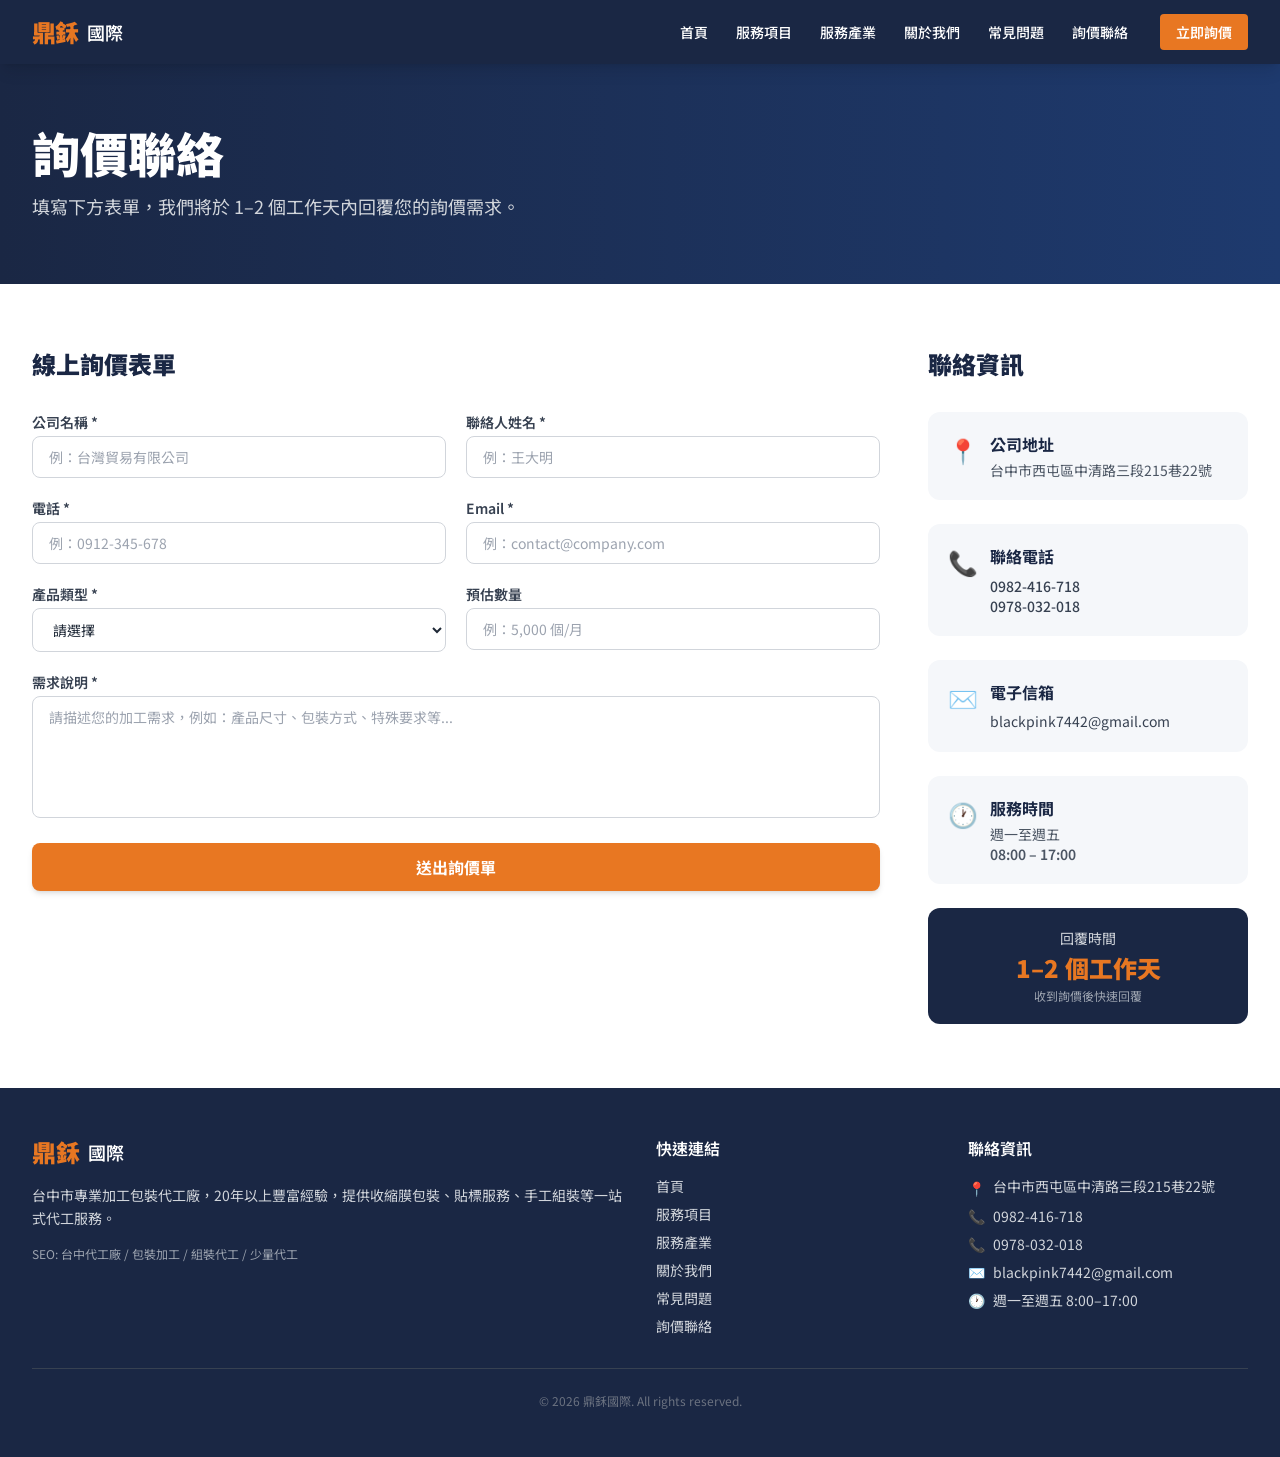
<file: contact/index.html>
<!DOCTYPE html>
<html lang="zh-TW">

<head>
  <meta charSet="utf-8" />
  <meta name="viewport" content="width=device-width, initial-scale=1" />
  <link rel="stylesheet" href="/_next/static/css/49037f264d4a4ed3.css" data-precedence="next" />
  <link rel="preload" as="script" fetchPriority="low" href="/_next/static/chunks/webpack-cb86a99cd2f791d1.js" />
  <script src="/_next/static/chunks/fd9d1056-be48aeae6e94b8d1.js" async=""></script>
  <script src="/_next/static/chunks/23-e02af67d288a7f2a.js" async=""></script>
  <script src="/_next/static/chunks/main-app-2cafe6b471aea5af.js" async=""></script>
  <script src="/_next/static/chunks/app/contact/page-c92aa943406149d3.js" async=""></script>
  <script src="/_next/static/chunks/231-f5a29f791931326e.js" async=""></script>
  <script src="/_next/static/chunks/app/layout-52db4a1451b308c1.js" async=""></script>
  <script src="/_next/static/chunks/app/page-99b94b2bd6f035f0.js" async=""></script>
  <title>詢價聯絡 | 鼎鉌國際</title>
  <meta name="description" content="聯繫鼎鉌國際，填寫線上詢價表單，說明您的加工包裝需求，我們將於1-2個工作天內回覆報價。電話：0982-416-718。" />
  <meta name="keywords" content="台中代工廠,包裝加工,組裝代工,貼標服務,收縮膜包裝,少量代工,禮盒包裝" />
  <meta name="robots" content="index, follow" />
  <link rel="canonical" href="https://incredible-conkies-e3f773.netlify.app/" />
  <meta property="og:title" content="鼎鉌國際 | 台中代工廠 – 包裝加工、組裝代工、貼標服務" />
  <meta property="og:description" content="台中專業加工包裝代工廠，提供收縮膜包裝、高週波泡殼封裝、貼標服務、手工組裝等一站式代工服務。" />
  <meta property="og:site_name" content="鼎鉌國際" />
  <meta property="og:locale" content="zh_TW" />
  <meta property="og:image" content="http://localhost:3000/og-image.png" />
  <meta property="og:image:width" content="1200" />
  <meta property="og:image:height" content="630" />
  <meta property="og:image:alt" content="鼎鉌國際" />
  <meta property="og:type" content="website" />
  <meta name="twitter:card" content="summary_large_image" />
  <meta name="twitter:title" content="鼎鉌國際 | 台中代工廠 – 包裝加工、組裝代工、貼標服務" />
  <meta name="twitter:description" content="台中專業加工包裝代工廠，提供收縮膜包裝、高週波泡殼封裝、貼標服務、手工組裝等一站式代工服務。" />
  <meta name="twitter:image" content="http://localhost:3000/og-image.png" />
  <meta name="twitter:image:width" content="1200" />
  <meta name="twitter:image:height" content="630" />
  <meta name="twitter:image:alt" content="鼎鉌國際" />
  <script
    type="application/ld+json">{"@context":"https://schema.org","@type":"LocalBusiness","name":"鼎鉌國際","description":"台中專業加工包裝代工廠，提供收縮膜包裝、貼標服務、手工組裝等一站式代工服務。","url":"https://incredible-conkies-e3f773.netlify.app","telephone":["0982-416-718","0978-032-018"],"email":"blackpink7442@gmail.com","address":{"@type":"PostalAddress","streetAddress":"中清路三段215巷22號","addressLocality":"西屯區","addressRegion":"台中市","addressCountry":"TW"},"openingHours":"Mo-Fr 08:00-17:00","priceRange":"$$"}</script>
  <script src="/_next/static/chunks/polyfills-78c92fac7aa8fdd8.js" noModule=""></script>
</head>

<body>
  <header class="bg-brand-navy text-white sticky top-0 z-50 shadow-lg">
    <div class="max-w-7xl mx-auto px-4 sm:px-6 lg:px-8">
      <div class="flex items-center justify-between h-16"><a class="flex items-center gap-2" href="/"><span
            class="text-brand-orange font-black text-2xl tracking-tight">鼎鉌</span><span
            class="text-white font-semibold text-lg">國際</span></a>
        <nav class="hidden md:flex items-center gap-1"><a
            class="px-3 py-2 rounded text-sm font-medium hover:bg-brand-blue hover:text-brand-orange transition-colors"
            href="/">首頁</a><a
            class="px-3 py-2 rounded text-sm font-medium hover:bg-brand-blue hover:text-brand-orange transition-colors"
            href="/services/">服務項目</a><a
            class="px-3 py-2 rounded text-sm font-medium hover:bg-brand-blue hover:text-brand-orange transition-colors"
            href="/industries/">服務產業</a><a
            class="px-3 py-2 rounded text-sm font-medium hover:bg-brand-blue hover:text-brand-orange transition-colors"
            href="/about/">關於我們</a><a
            class="px-3 py-2 rounded text-sm font-medium hover:bg-brand-blue hover:text-brand-orange transition-colors"
            href="/faq/">常見問題</a><a
            class="px-3 py-2 rounded text-sm font-medium hover:bg-brand-blue hover:text-brand-orange transition-colors"
            href="/contact/">詢價聯絡</a><a
            class="ml-4 px-4 py-2 bg-brand-orange hover:bg-orange-600 rounded font-semibold text-sm transition-colors"
            href="/contact/">立即詢價</a></nav><button class="md:hidden p-2 rounded hover:bg-brand-blue transition-colors"
          aria-label="切換選單"><svg class="w-6 h-6" fill="none" stroke="currentColor" viewBox="0 0 24 24">
            <path stroke-linecap="round" stroke-linejoin="round" stroke-width="2" d="M4 6h16M4 12h16M4 18h16"></path>
          </svg></button>
      </div>
    </div>
  </header>
  <main>
    <section class="bg-gradient-to-r from-brand-navy to-brand-blue text-white py-16">
      <div class="max-w-7xl mx-auto px-4 sm:px-6 lg:px-8">
        <h1 class="text-4xl md:text-5xl font-black mb-4">詢價聯絡</h1>
        <p class="text-gray-300 text-lg max-w-2xl">填寫下方表單，我們將於 1–2 個工作天內回覆您的詢價需求。</p>
      </div>
    </section>
    <section class="py-16 bg-white">
      <div class="max-w-7xl mx-auto px-4 sm:px-6 lg:px-8">
        <div class="flex flex-col lg:flex-row gap-12">
          <div class="flex-1">
            <h2 class="text-2xl font-black text-brand-navy mb-8">線上詢價表單</h2>
            <form name="inquiry" data-netlify="true" netlify-honeypot="bot-field" class="space-y-5" method="POST"><input
                type="hidden" name="form-name" value="inquiry" />
              <p class="hidden"><label>請勿填寫此欄：<input name="bot-field" /></label></p>
              <div class="grid grid-cols-1 sm:grid-cols-2 gap-5">
                <div><label class="block text-sm font-semibold text-gray-700 mb-1">公司名稱 *</label><input type="text"
                    required="" placeholder="例：台灣貿易有限公司"
                    class="w-full border border-gray-300 rounded-lg px-4 py-2.5 text-sm focus:outline-none focus:ring-2 focus:ring-brand-orange focus:border-transparent"
                    name="company" /></div>
                <div><label class="block text-sm font-semibold text-gray-700 mb-1">聯絡人姓名 *</label><input type="text"
                    required="" placeholder="例：王大明"
                    class="w-full border border-gray-300 rounded-lg px-4 py-2.5 text-sm focus:outline-none focus:ring-2 focus:ring-brand-orange focus:border-transparent"
                    name="name" /></div>
              </div>
              <div class="grid grid-cols-1 sm:grid-cols-2 gap-5">
                <div><label class="block text-sm font-semibold text-gray-700 mb-1">電話 *</label><input type="tel"
                    required="" placeholder="例：0912-345-678"
                    class="w-full border border-gray-300 rounded-lg px-4 py-2.5 text-sm focus:outline-none focus:ring-2 focus:ring-brand-orange focus:border-transparent"
                    name="phone" /></div>
                <div><label class="block text-sm font-semibold text-gray-700 mb-1">Email *</label><input type="email"
                    required="" placeholder="例：contact@company.com"
                    class="w-full border border-gray-300 rounded-lg px-4 py-2.5 text-sm focus:outline-none focus:ring-2 focus:ring-brand-orange focus:border-transparent"
                    name="email" /></div>
              </div>
              <div class="grid grid-cols-1 sm:grid-cols-2 gap-5">
                <div><label class="block text-sm font-semibold text-gray-700 mb-1">產品類型 *</label><select
                    name="product_type" required=""
                    class="w-full border border-gray-300 rounded-lg px-4 py-2.5 text-sm focus:outline-none focus:ring-2 focus:ring-brand-orange focus:border-transparent bg-white">
                    <option value="">請選擇</option>
                    <option value="文具禮品">文具禮品</option>
                    <option value="食品生醫">食品生醫</option>
                    <option value="電子五金">電子五金</option>
                    <option value="印刷包裝">印刷包裝</option>
                    <option value="其他">其他</option>
                  </select></div>
                <div><label class="block text-sm font-semibold text-gray-700 mb-1">預估數量</label><input type="text"
                    placeholder="例：5,000 個/月"
                    class="w-full border border-gray-300 rounded-lg px-4 py-2.5 text-sm focus:outline-none focus:ring-2 focus:ring-brand-orange focus:border-transparent"
                    name="quantity" /></div>
              </div>
              <div><label class="block text-sm font-semibold text-gray-700 mb-1">需求說明 *</label><textarea name="message"
                  required="" rows="5" placeholder="請描述您的加工需求，例如：產品尺寸、包裝方式、特殊要求等..."
                  class="w-full border border-gray-300 rounded-lg px-4 py-2.5 text-sm focus:outline-none focus:ring-2 focus:ring-brand-orange focus:border-transparent resize-none"></textarea>
              </div><button type="submit"
                class="w-full bg-brand-orange hover:bg-orange-600 disabled:opacity-60 text-white font-bold py-3 rounded-lg text-base transition-colors shadow-md">送出詢價單</button>
            </form>
          </div>
          <div class="w-full lg:w-80 shrink-0">
            <h2 class="text-2xl font-black text-brand-navy mb-8">聯絡資訊</h2>
            <div class="space-y-6">
              <div class="bg-brand-light rounded-xl p-5">
                <div class="flex items-start gap-3"><span class="text-brand-orange text-2xl mt-0.5">📍</span>
                  <div>
                    <p class="font-bold text-brand-navy mb-1">公司地址</p>
                    <p class="text-sm text-gray-600">台中市西屯區中清路三段215巷22號</p>
                  </div>
                </div>
              </div>
              <div class="bg-brand-light rounded-xl p-5">
                <div class="flex items-start gap-3"><span class="text-brand-orange text-2xl mt-0.5">📞</span>
                  <div>
                    <p class="font-bold text-brand-navy mb-2">聯絡電話</p><a href="tel:0982416718"
                      class="block text-sm text-gray-700 hover:text-brand-orange transition-colors font-medium">0982-416-718</a><a
                      href="tel:0978032018"
                      class="block text-sm text-gray-700 hover:text-brand-orange transition-colors font-medium">0978-032-018</a>
                  </div>
                </div>
              </div>
              <div class="bg-brand-light rounded-xl p-5">
                <div class="flex items-start gap-3"><span class="text-brand-orange text-2xl mt-0.5">✉️</span>
                  <div>
                    <p class="font-bold text-brand-navy mb-1">電子信箱</p><a href="mailto:blackpink7442@gmail.com"
                      class="text-sm text-gray-700 hover:text-brand-orange transition-colors break-all">blackpink7442@gmail.com</a>
                  </div>
                </div>
              </div>
              <div class="bg-brand-light rounded-xl p-5">
                <div class="flex items-start gap-3"><span class="text-brand-orange text-2xl mt-0.5">🕐</span>
                  <div>
                    <p class="font-bold text-brand-navy mb-1">服務時間</p>
                    <p class="text-sm text-gray-600">週一至週五</p>
                    <p class="text-sm text-gray-600 font-semibold">08:00 – 17:00</p>
                  </div>
                </div>
              </div>
              <div class="bg-brand-navy text-white rounded-xl p-5 text-center">
                <p class="text-sm text-gray-300 mb-1">回覆時間</p>
                <p class="text-2xl font-black text-brand-orange">1–2 個工作天</p>
                <p class="text-xs text-gray-400 mt-1">收到詢價後快速回覆</p>
              </div>
            </div>
          </div>
        </div>
      </div>
    </section>
  </main>
  <footer class="bg-brand-navy text-gray-300">
    <div class="max-w-7xl mx-auto px-4 sm:px-6 lg:px-8 py-12">
      <div class="grid grid-cols-1 md:grid-cols-4 gap-8">
        <div class="md:col-span-2">
          <div class="flex items-center gap-2 mb-4"><span class="text-brand-orange font-black text-2xl">鼎鉌</span><span
              class="text-white font-semibold text-lg">國際</span></div>
          <p class="text-sm leading-relaxed mb-4">台中市專業加工包裝代工廠，20年以上豐富經驗，提供收縮膜包裝、貼標服務、手工組裝等一站式代工服務。</p>
          <p class="text-xs text-gray-400">SEO: 台中代工廠 / 包裝加工 / 組裝代工 / 少量代工</p>
        </div>
        <div>
          <h3 class="text-white font-semibold mb-4">快速連結</h3>
          <ul class="space-y-2 text-sm">
            <li><a class="hover:text-brand-orange transition-colors" href="/">首頁</a></li>
            <li><a class="hover:text-brand-orange transition-colors" href="/services/">服務項目</a></li>
            <li><a class="hover:text-brand-orange transition-colors" href="/industries/">服務產業</a></li>
            <li><a class="hover:text-brand-orange transition-colors" href="/about/">關於我們</a></li>
            <li><a class="hover:text-brand-orange transition-colors" href="/faq/">常見問題</a></li>
            <li><a class="hover:text-brand-orange transition-colors" href="/contact/">詢價聯絡</a></li>
          </ul>
        </div>
        <div>
          <h3 class="text-white font-semibold mb-4">聯絡資訊</h3>
          <ul class="space-y-2 text-sm">
            <li class="flex items-start gap-2"><span
                class="text-brand-orange mt-0.5">📍</span><span>台中市西屯區中清路三段215巷22號</span></li>
            <li class="flex items-center gap-2"><span class="text-brand-orange">📞</span><a href="tel:0982416718"
                class="hover:text-brand-orange transition-colors">0982-416-718</a></li>
            <li class="flex items-center gap-2"><span class="text-brand-orange">📞</span><a href="tel:0978032018"
                class="hover:text-brand-orange transition-colors">0978-032-018</a></li>
            <li class="flex items-center gap-2"><span class="text-brand-orange">✉️</span><a
                href="mailto:blackpink7442@gmail.com"
                class="hover:text-brand-orange transition-colors break-all">blackpink7442@gmail.com</a></li>
            <li class="flex items-center gap-2"><span class="text-brand-orange">🕐</span><span>週一至週五 8:00–17:00</span>
            </li>
          </ul>
        </div>
      </div>
      <div class="border-t border-gray-700 mt-8 pt-6 text-center text-xs text-gray-500">
        <p>© <!-- -->2026<!-- --> 鼎鉌國際. All rights reserved.</p>
      </div>
    </div>
  </footer>
  <script>
    const observer = new IntersectionObserver((entries) => {
      entries.forEach(e => { if (e.isIntersecting) e.target.classList.add('visible'); });
    }, { threshold: 0.1 });
    document.querySelectorAll('.animate-on-scroll').forEach(el => observer.observe(el));
    document.addEventListener('DOMContentLoaded', () => {
      document.querySelectorAll('.animate-on-scroll').forEach(el => observer.observe(el));
    });
  </script>
  <script src="/_next/static/chunks/webpack-cb86a99cd2f791d1.js" async=""></script>
  <script>(self.__next_f = self.__next_f || []).push([0]); self.__next_f.push([2, null])</script>
  <script>self.__next_f.push([1, "1:HL[\"/_next/static/css/49037f264d4a4ed3.css\",\"style\"]\n"])</script>
  <script>self.__next_f.push([1, "2:I[5751,[],\"\"]\n4:I[584,[\"327\",\"static/chunks/app/contact/page-c92aa943406149d3.js\"],\"default\"]\n5:I[9275,[],\"\"]\n6:I[1343,[],\"\"]\n7:I[2561,[\"231\",\"static/chunks/231-f5a29f791931326e.js\",\"185\",\"static/chunks/app/layout-52db4a1451b308c1.js\"],\"default\"]\n8:I[231,[\"231\",\"static/chunks/231-f5a29f791931326e.js\",\"931\",\"static/chunks/app/page-99b94b2bd6f035f0.js\"],\"\"]\na:I[6130,[],\"\"]\nb:[]\n"])</script>
  <script>self.__next_f.push([1, "0:[[[\"$\",\"link\",\"0\",{\"rel\":\"stylesheet\",\"href\":\"/_next/static/css/49037f264d4a4ed3.css\",\"precedence\":\"next\",\"crossOrigin\":\"$undefined\"}]],[\"$\",\"$L2\",null,{\"buildId\":\"39pui8lU0YPju_n7_H2Ew\",\"assetPrefix\":\"\",\"initialCanonicalUrl\":\"/contact/\",\"initialTree\":[\"\",{\"children\":[\"contact\",{\"children\":[\"__PAGE__\",{}]}]},\"$undefined\",\"$undefined\",true],\"initialSeedData\":[\"\",{\"children\":[\"contact\",{\"children\":[\"__PAGE__\",{},[[\"$L3\",[[\"$\",\"section\",null,{\"className\":\"bg-gradient-to-r from-brand-navy to-brand-blue text-white py-16\",\"children\":[\"$\",\"div\",null,{\"className\":\"max-w-7xl mx-auto px-4 sm:px-6 lg:px-8\",\"children\":[[\"$\",\"h1\",null,{\"className\":\"text-4xl md:text-5xl font-black mb-4\",\"children\":\"詢價聯絡\"}],[\"$\",\"p\",null,{\"className\":\"text-gray-300 text-lg max-w-2xl\",\"children\":\"填寫下方表單，我們將於 1–2 個工作天內回覆您的詢價需求。\"}]]}]}],[\"$\",\"section\",null,{\"className\":\"py-16 bg-white\",\"children\":[\"$\",\"div\",null,{\"className\":\"max-w-7xl mx-auto px-4 sm:px-6 lg:px-8\",\"children\":[\"$\",\"div\",null,{\"className\":\"flex flex-col lg:flex-row gap-12\",\"children\":[[\"$\",\"div\",null,{\"className\":\"flex-1\",\"children\":[[\"$\",\"h2\",null,{\"className\":\"text-2xl font-black text-brand-navy mb-8\",\"children\":\"線上詢價表單\"}],[\"$\",\"$L4\",null,{}]]}],[\"$\",\"div\",null,{\"className\":\"w-full lg:w-80 shrink-0\",\"children\":[[\"$\",\"h2\",null,{\"className\":\"text-2xl font-black text-brand-navy mb-8\",\"children\":\"聯絡資訊\"}],[\"$\",\"div\",null,{\"className\":\"space-y-6\",\"children\":[[\"$\",\"div\",null,{\"className\":\"bg-brand-light rounded-xl p-5\",\"children\":[\"$\",\"div\",null,{\"className\":\"flex items-start gap-3\",\"children\":[[\"$\",\"span\",null,{\"className\":\"text-brand-orange text-2xl mt-0.5\",\"children\":\"📍\"}],[\"$\",\"div\",null,{\"children\":[[\"$\",\"p\",null,{\"className\":\"font-bold text-brand-navy mb-1\",\"children\":\"公司地址\"}],[\"$\",\"p\",null,{\"className\":\"text-sm text-gray-600\",\"children\":\"台中市西屯區中清路三段215巷22號\"}]]}]]}]}],[\"$\",\"div\",null,{\"className\":\"bg-brand-light rounded-xl p-5\",\"children\":[\"$\",\"div\",null,{\"className\":\"flex items-start gap-3\",\"children\":[[\"$\",\"span\",null,{\"className\":\"text-brand-orange text-2xl mt-0.5\",\"children\":\"📞\"}],[\"$\",\"div\",null,{\"children\":[[\"$\",\"p\",null,{\"className\":\"font-bold text-brand-navy mb-2\",\"children\":\"聯絡電話\"}],[\"$\",\"a\",null,{\"href\":\"tel:0982416718\",\"className\":\"block text-sm text-gray-700 hover:text-brand-orange transition-colors font-medium\",\"children\":\"0982-416-718\"}],[\"$\",\"a\",null,{\"href\":\"tel:0978032018\",\"className\":\"block text-sm text-gray-700 hover:text-brand-orange transition-colors font-medium\",\"children\":\"0978-032-018\"}]]}]]}]}],[\"$\",\"div\",null,{\"className\":\"bg-brand-light rounded-xl p-5\",\"children\":[\"$\",\"div\",null,{\"className\":\"flex items-start gap-3\",\"children\":[[\"$\",\"span\",null,{\"className\":\"text-brand-orange text-2xl mt-0.5\",\"children\":\"✉️\"}],[\"$\",\"div\",null,{\"children\":[[\"$\",\"p\",null,{\"className\":\"font-bold text-brand-navy mb-1\",\"children\":\"電子信箱\"}],[\"$\",\"a\",null,{\"href\":\"mailto:blackpink7442@gmail.com\",\"className\":\"text-sm text-gray-700 hover:text-brand-orange transition-colors break-all\",\"children\":\"blackpink7442@gmail.com\"}]]}]]}]}],[\"$\",\"div\",null,{\"className\":\"bg-brand-light rounded-xl p-5\",\"children\":[\"$\",\"div\",null,{\"className\":\"flex items-start gap-3\",\"children\":[[\"$\",\"span\",null,{\"className\":\"text-brand-orange text-2xl mt-0.5\",\"children\":\"🕐\"}],[\"$\",\"div\",null,{\"children\":[[\"$\",\"p\",null,{\"className\":\"font-bold text-brand-navy mb-1\",\"children\":\"服務時間\"}],[\"$\",\"p\",null,{\"className\":\"text-sm text-gray-600\",\"children\":\"週一至週五\"}],[\"$\",\"p\",null,{\"className\":\"text-sm text-gray-600 font-semibold\",\"children\":\"08:00 – 17:00\"}]]}]]}]}],[\"$\",\"div\",null,{\"className\":\"bg-brand-navy text-white rounded-xl p-5 text-center\",\"children\":[[\"$\",\"p\",null,{\"className\":\"text-sm text-gray-300 mb-1\",\"children\":\"回覆時間\"}],[\"$\",\"p\",null,{\"className\":\"text-2xl font-black text-brand-orange\",\"children\":\"1–2 個工作天\"}],[\"$\",\"p\",null,{\"className\":\"text-xs text-gray-400 mt-1\",\"children\":\"收到詢價後快速回覆\"}]]}]]}]]}]]}]}]}]]],null],null]},[\"$\",\"$L5\",null,{\"parallelRouterKey\":\"children\",\"segmentPath\":[\"children\",\"contact\",\"children\"],\"error\":\"$undefined\",\"errorStyles\":\"$undefined\",\"errorScripts\":\"$undefined\",\"template\":[\"$\",\"$L6\",null,{}],\"templateStyles\":\"$undefined\",\"templateScripts\":\"$undefined\",\"notFound\":\"$undefined\",\"notFoundStyles\":\"$undefined\",\"styles\":null}],null]},[[\"$\",\"html\",null,{\"lang\":\"zh-TW\",\"children\":[[\"$\",\"head\",null,{\"children\":[\"$\",\"script\",null,{\"type\":\"application/ld+json\",\"dangerouslySetInnerHTML\":{\"__html\":\"{\\\"@context\\\":\\\"https://schema.org\\\",\\\"@type\\\":\\\"LocalBusiness\\\",\\\"name\\\":\\\"鼎鉌國際\\\",\\\"description\\\":\\\"台中專業加工包裝代工廠，提供收縮膜包裝、貼標服務、手工組裝等一站式代工服務。\\\",\\\"url\\\":\\\"https://incredible-conkies-e3f773.netlify.app\\\",\\\"telephone\\\":[\\\"0982-416-718\\\",\\\"0978-032-018\\\"],\\\"email\\\":\\\"blackpink7442@gmail.com\\\",\\\"address\\\":{\\\"@type\\\":\\\"PostalAddress\\\",\\\"streetAddress\\\":\\\"中清路三段215巷22號\\\",\\\"addressLocality\\\":\\\"西屯區\\\",\\\"addressRegion\\\":\\\"台中市\\\",\\\"addressCountry\\\":\\\"TW\\\"},\\\"openingHours\\\":\\\"Mo-Fr 08:00-17:00\\\",\\\"priceRange\\\":\\\"$$\\\"}\"}}]}],[\"$\",\"body\",null,{\"children\":[[\"$\",\"$L7\",null,{}],[\"$\",\"main\",null,{\"children\":[\"$\",\"$L5\",null,{\"parallelRouterKey\":\"children\",\"segmentPath\":[\"children\"],\"error\":\"$undefined\",\"errorStyles\":\"$undefined\",\"errorScripts\":\"$undefined\",\"template\":[\"$\",\"$L6\",null,{}],\"templateStyles\":\"$undefined\",\"templateScripts\":\"$undefined\",\"notFound\":[[\"$\",\"title\",null,{\"children\":\"404: This page could not be found.\"}],[\"$\",\"div\",null,{\"style\":{\"fontFamily\":\"system-ui,\\\"Segoe UI\\\",Roboto,Helvetica,Arial,sans-serif,\\\"Apple Color Emoji\\\",\\\"Segoe UI Emoji\\\"\",\"height\":\"100vh\",\"textAlign\":\"center\",\"display\":\"flex\",\"flexDirection\":\"column\",\"alignItems\":\"center\",\"justifyContent\":\"center\"},\"children\":[\"$\",\"div\",null,{\"children\":[[\"$\",\"style\",null,{\"dangerouslySetInnerHTML\":{\"__html\":\"body{color:#000;background:#fff;margin:0}.next-error-h1{border-right:1px solid rgba(0,0,0,.3)}@media (prefers-color-scheme:dark){body{color:#fff;background:#000}.next-error-h1{border-right:1px solid rgba(255,255,255,.3)}}\"}}],[\"$\",\"h1\",null,{\"className\":\"next-error-h1\",\"style\":{\"display\":\"inline-block\",\"margin\":\"0 20px 0 0\",\"padding\":\"0 23px 0 0\",\"fontSize\":24,\"fontWeight\":500,\"verticalAlign\":\"top\",\"lineHeight\":\"49px\"},\"children\":\"404\"}],[\"$\",\"div\",null,{\"style\":{\"display\":\"inline-block\"},\"children\":[\"$\",\"h2\",null,{\"style\":{\"fontSize\":14,\"fontWeight\":400,\"lineHeight\":\"49px\",\"margin\":0},\"children\":\"This page could not be found.\"}]}]]}]}]],\"notFoundStyles\":[],\"styles\":null}]}],[\"$\",\"footer\",null,{\"className\":\"bg-brand-navy text-gray-300\",\"children\":[\"$\",\"div\",null,{\"className\":\"max-w-7xl mx-auto px-4 sm:px-6 lg:px-8 py-12\",\"children\":[[\"$\",\"div\",null,{\"className\":\"grid grid-cols-1 md:grid-cols-4 gap-8\",\"children\":[[\"$\",\"div\",null,{\"className\":\"md:col-span-2\",\"children\":[[\"$\",\"div\",null,{\"className\":\"flex items-center gap-2 mb-4\",\"children\":[[\"$\",\"span\",null,{\"className\":\"text-brand-orange font-black text-2xl\",\"children\":\"鼎鉌\"}],[\"$\",\"span\",null,{\"className\":\"text-white font-semibold text-lg\",\"children\":\"國際\"}]]}],[\"$\",\"p\",null,{\"className\":\"text-sm leading-relaxed mb-4\",\"children\":\"台中市專業加工包裝代工廠，20年以上豐富經驗，提供收縮膜包裝、貼標服務、手工組裝等一站式代工服務。\"}],[\"$\",\"p\",null,{\"className\":\"text-xs text-gray-400\",\"children\":\"SEO: 台中代工廠 / 包裝加工 / 組裝代工 / 少量代工\"}]]}],[\"$\",\"div\",null,{\"children\":[[\"$\",\"h3\",null,{\"className\":\"text-white font-semibold mb-4\",\"children\":\"快速連結\"}],[\"$\",\"ul\",null,{\"className\":\"space-y-2 text-sm\",\"children\":[[\"$\",\"li\",\"/\",{\"children\":[\"$\",\"$L8\",null,{\"href\":\"/\",\"className\":\"hover:text-brand-orange transition-colors\",\"children\":\"首頁\"}]}],[\"$\",\"li\",\"/services\",{\"children\":[\"$\",\"$L8\",null,{\"href\":\"/services\",\"className\":\"hover:text-brand-orange transition-colors\",\"children\":\"服務項目\"}]}],[\"$\",\"li\",\"/industries\",{\"children\":[\"$\",\"$L8\",null,{\"href\":\"/industries\",\"className\":\"hover:text-brand-orange transition-colors\",\"children\":\"服務產業\"}]}],[\"$\",\"li\",\"/about\",{\"children\":[\"$\",\"$L8\",null,{\"href\":\"/about\",\"className\":\"hover:text-brand-orange transition-colors\",\"children\":\"關於我們\"}]}],[\"$\",\"li\",\"/faq\",{\"children\":[\"$\",\"$L8\",null,{\"href\":\"/faq\",\"className\":\"hover:text-brand-orange transition-colors\",\"children\":\"常見問題\"}]}],[\"$\",\"li\",\"/contact\",{\"children\":[\"$\",\"$L8\",null,{\"href\":\"/contact\",\"className\":\"hover:text-brand-orange transition-colors\",\"children\":\"詢價聯絡\"}]}]]}]]}],[\"$\",\"div\",null,{\"children\":[[\"$\",\"h3\",null,{\"className\":\"text-white font-semibold mb-4\",\"children\":\"聯絡資訊\"}],[\"$\",\"ul\",null,{\"className\":\"space-y-2 text-sm\",\"children\":[[\"$\",\"li\",null,{\"className\":\"flex items-start gap-2\",\"children\":[[\"$\",\"span\",null,{\"className\":\"text-brand-orange mt-0.5\",\"children\":\"📍\"}],[\"$\",\"span\",null,{\"children\":\"台中市西屯區中清路三段215巷22號\"}]]}],[\"$\",\"li\",null,{\"className\":\"flex items-center gap-2\",\"children\":[[\"$\",\"span\",null,{\"className\":\"text-brand-orange\",\"children\":\"📞\"}],[\"$\",\"a\",null,{\"href\":\"tel:0982416718\",\"className\":\"hover:text-brand-orange transition-colors\",\"children\":\"0982-416-718\"}]]}],[\"$\",\"li\",null,{\"className\":\"flex items-center gap-2\",\"children\":[[\"$\",\"span\",null,{\"className\":\"text-brand-orange\",\"children\":\"📞\"}],[\"$\",\"a\",null,{\"href\":\"tel:0978032018\",\"className\":\"hover:text-brand-orange transition-colors\",\"children\":\"0978-032-018\"}]]}],[\"$\",\"li\",null,{\"className\":\"flex items-center gap-2\",\"children\":[[\"$\",\"span\",null,{\"className\":\"text-brand-orange\",\"children\":\"✉️\"}],[\"$\",\"a\",null,{\"href\":\"mailto:blackpink7442@gmail.com\",\"className\":\"hover:text-brand-orange transition-colors break-all\",\"children\":\"blackpink7442@gmail.com\"}]]}],[\"$\",\"li\",null,{\"className\":\"flex items-center gap-2\",\"children\":[[\"$\",\"span\",null,{\"className\":\"text-brand-orange\",\"children\":\"🕐\"}],[\"$\",\"span\",null,{\"children\":\"週一至週五 8:00–17:00\"}]]}]]}]]}]]}],[\"$\",\"div\",null,{\"className\":\"border-t border-gray-700 mt-8 pt-6 text-center text-xs text-gray-500\",\"children\":[\"$\",\"p\",null,{\"children\":[\"© \",2026,\" 鼎鉌國際. All rights reserved.\"]}]}]]}]}],[\"$\",\"script\",null,{\"dangerouslySetInnerHTML\":{\"__html\":\"\\n              const observer = new IntersectionObserver((entries) =\u003e {\\n                entries.forEach(e =\u003e { if (e.isIntersecting) e.target.classList.add('visible'); });\\n              }, { threshold: 0.1 });\\n              document.querySelectorAll('.animate-on-scroll').forEach(el =\u003e observer.observe(el));\\n              document.addEventListener('DOMContentLoaded', () =\u003e {\\n                document.querySelectorAll('.animate-on-scroll').forEach(el =\u003e observer.observe(el));\\n              });\\n            \"}}]]}]]}],null],null],\"couldBeIntercepted\":false,\"initialHead\":[null,\"$L9\"],\"globalErrorComponent\":\"$a\",\"missingSlots\":\"$Wb\"}]]\n"])</script>
  <script>self.__next_f.push([1, "9:[[\"$\",\"meta\",\"0\",{\"name\":\"viewport\",\"content\":\"width=device-width, initial-scale=1\"}],[\"$\",\"meta\",\"1\",{\"charSet\":\"utf-8\"}],[\"$\",\"title\",\"2\",{\"children\":\"詢價聯絡 | 鼎鉌國際\"}],[\"$\",\"meta\",\"3\",{\"name\":\"description\",\"content\":\"聯繫鼎鉌國際，填寫線上詢價表單，說明您的加工包裝需求，我們將於1-2個工作天內回覆報價。電話：0982-416-718。\"}],[\"$\",\"meta\",\"4\",{\"name\":\"keywords\",\"content\":\"台中代工廠,包裝加工,組裝代工,貼標服務,收縮膜包裝,少量代工,禮盒包裝\"}],[\"$\",\"meta\",\"5\",{\"name\":\"robots\",\"content\":\"index, follow\"}],[\"$\",\"link\",\"6\",{\"rel\":\"canonical\",\"href\":\"https://incredible-conkies-e3f773.netlify.app/\"}],[\"$\",\"meta\",\"7\",{\"property\":\"og:title\",\"content\":\"鼎鉌國際 | 台中代工廠 – 包裝加工、組裝代工、貼標服務\"}],[\"$\",\"meta\",\"8\",{\"property\":\"og:description\",\"content\":\"台中專業加工包裝代工廠，提供收縮膜包裝、高週波泡殼封裝、貼標服務、手工組裝等一站式代工服務。\"}],[\"$\",\"meta\",\"9\",{\"property\":\"og:site_name\",\"content\":\"鼎鉌國際\"}],[\"$\",\"meta\",\"10\",{\"property\":\"og:locale\",\"content\":\"zh_TW\"}],[\"$\",\"meta\",\"11\",{\"property\":\"og:image\",\"content\":\"http://localhost:3000/og-image.png\"}],[\"$\",\"meta\",\"12\",{\"property\":\"og:image:width\",\"content\":\"1200\"}],[\"$\",\"meta\",\"13\",{\"property\":\"og:image:height\",\"content\":\"630\"}],[\"$\",\"meta\",\"14\",{\"property\":\"og:image:alt\",\"content\":\"鼎鉌國際\"}],[\"$\",\"meta\",\"15\",{\"property\":\"og:type\",\"content\":\"website\"}],[\"$\",\"meta\",\"16\",{\"name\":\"twitter:card\",\"content\":\"summary_large_image\"}],[\"$\",\"meta\",\"17\",{\"name\":\"twitter:title\",\"content\":\"鼎鉌國際 | 台中代工廠 – 包裝加工、組裝代工、貼標服務\"}],[\"$\",\"meta\",\"18\",{\"name\":\"twitter:description\",\"content\":\"台中專業加工包裝代工廠，提供收縮膜包裝、高週波泡殼封裝、貼標服務、手工組裝等一站式代工服務。\"}],[\"$\",\"meta\",\"19\",{\"name\":\"twitter:image\",\"content\":\"http://localhost:3000/og-image.png\"}],[\"$\",\"meta\",\"20\",{\"name\":\"twitter:image:width\",\"content\":\"1200\"}],[\"$\",\"meta\",\"21\",{\"name\":\"twitter:image:height\",\"content\":\"630\"}],[\"$\",\"meta\",\"22\",{\"name\":\"twitter:image:alt\",\"content\":\"鼎鉌國際\"}]]\n"])</script>
  <script>self.__next_f.push([1, "3:null\n"])</script>
</body>

</html>
</file>
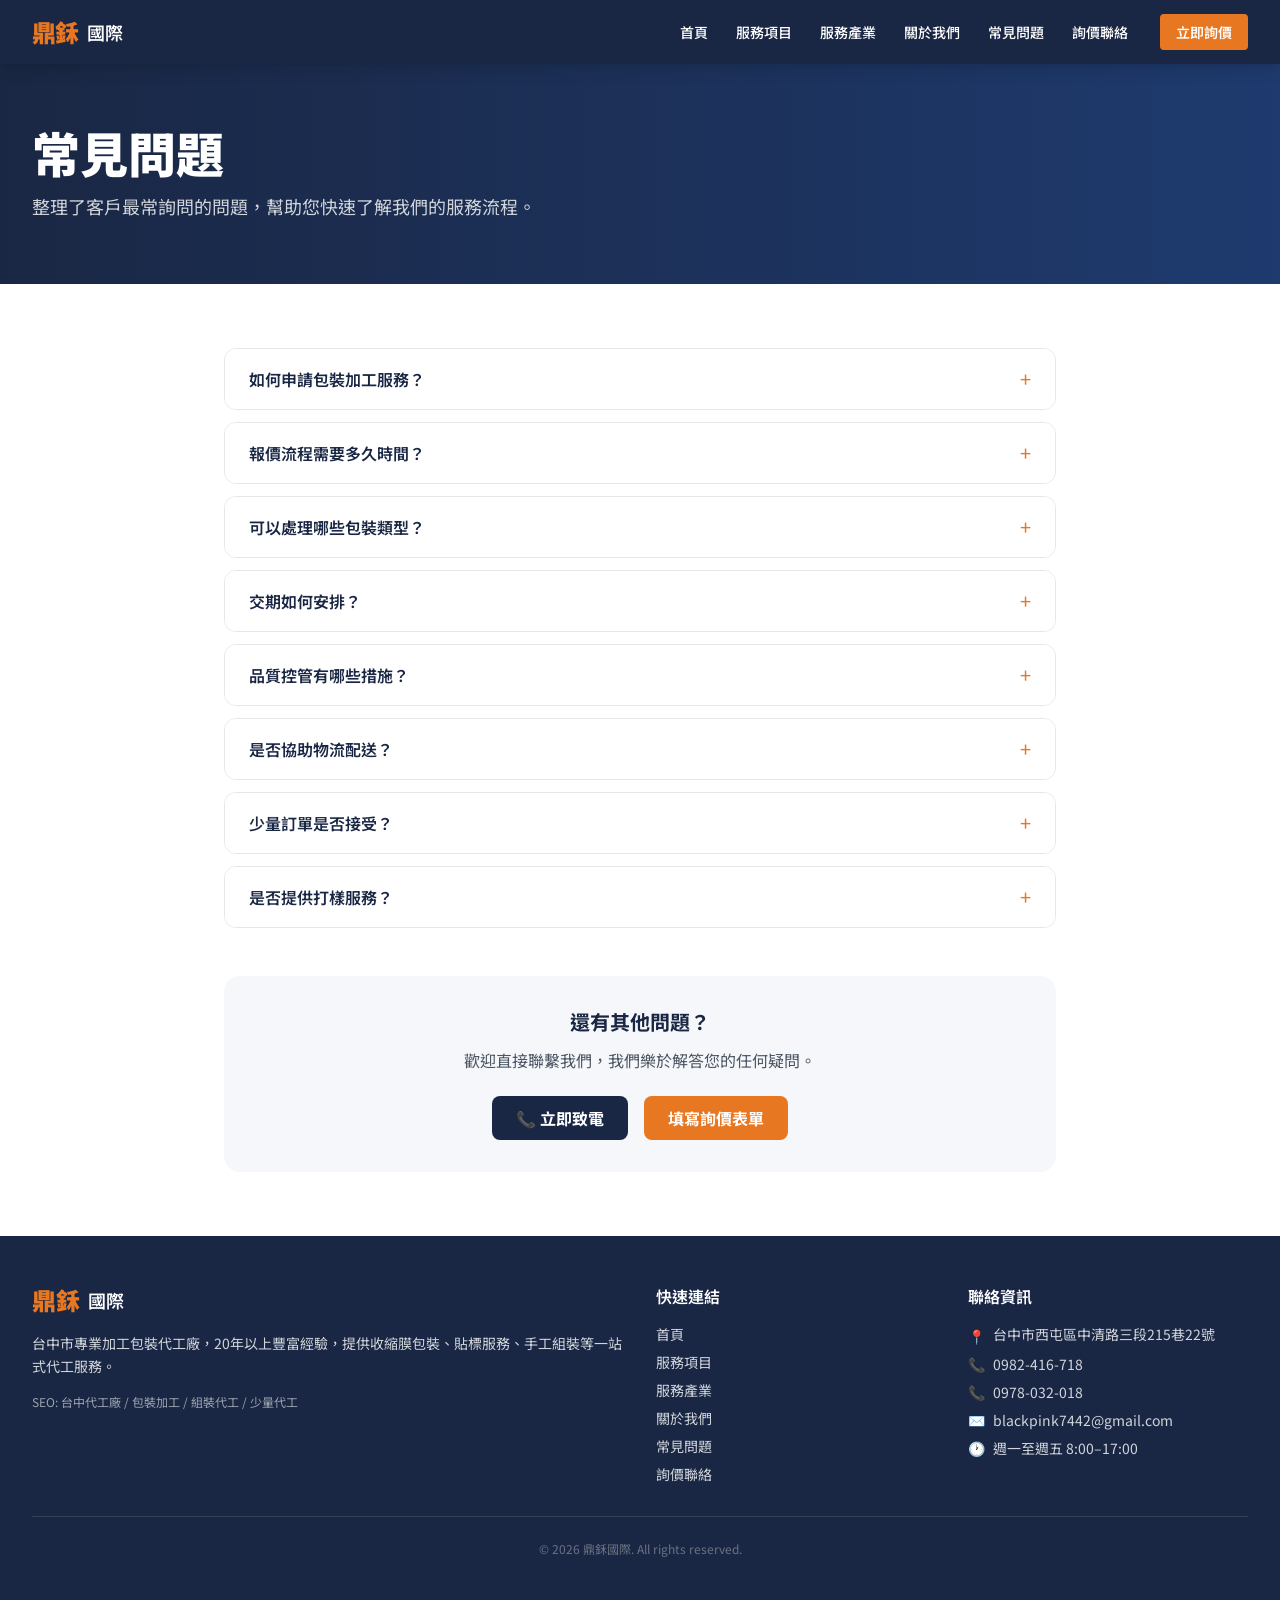
<file: faq/index.html>
<!DOCTYPE html>
<html lang="zh-TW">

<head>
  <meta charSet="utf-8" />
  <meta name="viewport" content="width=device-width, initial-scale=1" />
  <link rel="stylesheet" href="/_next/static/css/49037f264d4a4ed3.css" data-precedence="next" />
  <link rel="preload" as="script" fetchPriority="low" href="/_next/static/chunks/webpack-cb86a99cd2f791d1.js" />
  <script src="/_next/static/chunks/fd9d1056-be48aeae6e94b8d1.js" async=""></script>
  <script src="/_next/static/chunks/23-e02af67d288a7f2a.js" async=""></script>
  <script src="/_next/static/chunks/main-app-2cafe6b471aea5af.js" async=""></script>
  <script src="/_next/static/chunks/app/faq/page-5bad55a8bf6d1beb.js" async=""></script>
  <script src="/_next/static/chunks/231-f5a29f791931326e.js" async=""></script>
  <script src="/_next/static/chunks/app/layout-52db4a1451b308c1.js" async=""></script>
  <script src="/_next/static/chunks/app/page-99b94b2bd6f035f0.js" async=""></script>
  <title>鼎鉌國際 | 台中代工廠 – 包裝加工、組裝代工、貼標服務</title>
  <meta name="description" content="鼎鉌國際位於台中市，提供收縮膜包裝、高週波泡殼封裝、貼標服務、手工組裝、禮盒包裝等一站式代工服務。20年以上經驗，交期準確，品質保證。" />
  <meta name="keywords" content="台中代工廠,包裝加工,組裝代工,貼標服務,收縮膜包裝,少量代工,禮盒包裝" />
  <meta name="robots" content="index, follow" />
  <link rel="canonical" href="https://incredible-conkies-e3f773.netlify.app/" />
  <meta property="og:title" content="鼎鉌國際 | 台中代工廠 – 包裝加工、組裝代工、貼標服務" />
  <meta property="og:description" content="台中專業加工包裝代工廠，提供收縮膜包裝、高週波泡殼封裝、貼標服務、手工組裝等一站式代工服務。" />
  <meta property="og:site_name" content="鼎鉌國際" />
  <meta property="og:locale" content="zh_TW" />
  <meta property="og:image" content="http://localhost:3000/og-image.png" />
  <meta property="og:image:width" content="1200" />
  <meta property="og:image:height" content="630" />
  <meta property="og:image:alt" content="鼎鉌國際" />
  <meta property="og:type" content="website" />
  <meta name="twitter:card" content="summary_large_image" />
  <meta name="twitter:title" content="鼎鉌國際 | 台中代工廠 – 包裝加工、組裝代工、貼標服務" />
  <meta name="twitter:description" content="台中專業加工包裝代工廠，提供收縮膜包裝、高週波泡殼封裝、貼標服務、手工組裝等一站式代工服務。" />
  <meta name="twitter:image" content="http://localhost:3000/og-image.png" />
  <meta name="twitter:image:width" content="1200" />
  <meta name="twitter:image:height" content="630" />
  <meta name="twitter:image:alt" content="鼎鉌國際" />
  <script
    type="application/ld+json">{"@context":"https://schema.org","@type":"LocalBusiness","name":"鼎鉌國際","description":"台中專業加工包裝代工廠，提供收縮膜包裝、貼標服務、手工組裝等一站式代工服務。","url":"https://incredible-conkies-e3f773.netlify.app","telephone":["0982-416-718","0978-032-018"],"email":"blackpink7442@gmail.com","address":{"@type":"PostalAddress","streetAddress":"中清路三段215巷22號","addressLocality":"西屯區","addressRegion":"台中市","addressCountry":"TW"},"openingHours":"Mo-Fr 08:00-17:00","priceRange":"$$"}</script>
  <script src="/_next/static/chunks/polyfills-78c92fac7aa8fdd8.js" noModule=""></script>
</head>

<body>
  <header class="bg-brand-navy text-white sticky top-0 z-50 shadow-lg">
    <div class="max-w-7xl mx-auto px-4 sm:px-6 lg:px-8">
      <div class="flex items-center justify-between h-16"><a class="flex items-center gap-2" href="/"><span
            class="text-brand-orange font-black text-2xl tracking-tight">鼎鉌</span><span
            class="text-white font-semibold text-lg">國際</span></a>
        <nav class="hidden md:flex items-center gap-1"><a
            class="px-3 py-2 rounded text-sm font-medium hover:bg-brand-blue hover:text-brand-orange transition-colors"
            href="/">首頁</a><a
            class="px-3 py-2 rounded text-sm font-medium hover:bg-brand-blue hover:text-brand-orange transition-colors"
            href="/services/">服務項目</a><a
            class="px-3 py-2 rounded text-sm font-medium hover:bg-brand-blue hover:text-brand-orange transition-colors"
            href="/industries/">服務產業</a><a
            class="px-3 py-2 rounded text-sm font-medium hover:bg-brand-blue hover:text-brand-orange transition-colors"
            href="/about/">關於我們</a><a
            class="px-3 py-2 rounded text-sm font-medium hover:bg-brand-blue hover:text-brand-orange transition-colors"
            href="/faq/">常見問題</a><a
            class="px-3 py-2 rounded text-sm font-medium hover:bg-brand-blue hover:text-brand-orange transition-colors"
            href="/contact/">詢價聯絡</a><a
            class="ml-4 px-4 py-2 bg-brand-orange hover:bg-orange-600 rounded font-semibold text-sm transition-colors"
            href="/contact/">立即詢價</a></nav><button class="md:hidden p-2 rounded hover:bg-brand-blue transition-colors"
          aria-label="切換選單"><svg class="w-6 h-6" fill="none" stroke="currentColor" viewBox="0 0 24 24">
            <path stroke-linecap="round" stroke-linejoin="round" stroke-width="2" d="M4 6h16M4 12h16M4 18h16"></path>
          </svg></button>
      </div>
    </div>
  </header>
  <main>
    <section class="bg-gradient-to-r from-brand-navy to-brand-blue text-white py-16">
      <div class="max-w-7xl mx-auto px-4 sm:px-6 lg:px-8">
        <h1 class="text-4xl md:text-5xl font-black mb-4">常見問題</h1>
        <p class="text-gray-300 text-lg max-w-2xl">整理了客戶最常詢問的問題，幫助您快速了解我們的服務流程。</p>
      </div>
    </section>
    <section class="py-16 bg-white">
      <div class="max-w-4xl mx-auto px-4 sm:px-6 lg:px-8">
        <div class="space-y-3">
          <div class="border border-gray-200 rounded-xl overflow-hidden"><button
              class="w-full text-left flex items-center justify-between gap-4 px-6 py-4 bg-white hover:bg-brand-light transition-colors"><span
                class="font-semibold text-brand-navy">如何申請包裝加工服務？</span><span
                class="text-brand-orange text-xl transition-transform ">+</span></button></div>
          <div class="border border-gray-200 rounded-xl overflow-hidden"><button
              class="w-full text-left flex items-center justify-between gap-4 px-6 py-4 bg-white hover:bg-brand-light transition-colors"><span
                class="font-semibold text-brand-navy">報價流程需要多久時間？</span><span
                class="text-brand-orange text-xl transition-transform ">+</span></button></div>
          <div class="border border-gray-200 rounded-xl overflow-hidden"><button
              class="w-full text-left flex items-center justify-between gap-4 px-6 py-4 bg-white hover:bg-brand-light transition-colors"><span
                class="font-semibold text-brand-navy">可以處理哪些包裝類型？</span><span
                class="text-brand-orange text-xl transition-transform ">+</span></button></div>
          <div class="border border-gray-200 rounded-xl overflow-hidden"><button
              class="w-full text-left flex items-center justify-between gap-4 px-6 py-4 bg-white hover:bg-brand-light transition-colors"><span
                class="font-semibold text-brand-navy">交期如何安排？</span><span
                class="text-brand-orange text-xl transition-transform ">+</span></button></div>
          <div class="border border-gray-200 rounded-xl overflow-hidden"><button
              class="w-full text-left flex items-center justify-between gap-4 px-6 py-4 bg-white hover:bg-brand-light transition-colors"><span
                class="font-semibold text-brand-navy">品質控管有哪些措施？</span><span
                class="text-brand-orange text-xl transition-transform ">+</span></button></div>
          <div class="border border-gray-200 rounded-xl overflow-hidden"><button
              class="w-full text-left flex items-center justify-between gap-4 px-6 py-4 bg-white hover:bg-brand-light transition-colors"><span
                class="font-semibold text-brand-navy">是否協助物流配送？</span><span
                class="text-brand-orange text-xl transition-transform ">+</span></button></div>
          <div class="border border-gray-200 rounded-xl overflow-hidden"><button
              class="w-full text-left flex items-center justify-between gap-4 px-6 py-4 bg-white hover:bg-brand-light transition-colors"><span
                class="font-semibold text-brand-navy">少量訂單是否接受？</span><span
                class="text-brand-orange text-xl transition-transform ">+</span></button></div>
          <div class="border border-gray-200 rounded-xl overflow-hidden"><button
              class="w-full text-left flex items-center justify-between gap-4 px-6 py-4 bg-white hover:bg-brand-light transition-colors"><span
                class="font-semibold text-brand-navy">是否提供打樣服務？</span><span
                class="text-brand-orange text-xl transition-transform ">+</span></button></div>
        </div>
        <div class="mt-12 bg-brand-light rounded-2xl p-8 text-center">
          <h2 class="text-xl font-bold text-brand-navy mb-3">還有其他問題？</h2>
          <p class="text-gray-600 mb-6">歡迎直接聯繫我們，我們樂於解答您的任何疑問。</p>
          <div class="flex flex-wrap justify-center gap-4"><a href="tel:0982416718"
              class="inline-block bg-brand-navy hover:bg-brand-blue text-white font-bold px-6 py-2.5 rounded-lg transition-colors">📞
              立即致電</a><a href="/contact"
              class="inline-block bg-brand-orange hover:bg-orange-600 text-white font-bold px-6 py-2.5 rounded-lg transition-colors">填寫詢價表單</a>
          </div>
        </div>
      </div>
    </section>
  </main>
  <footer class="bg-brand-navy text-gray-300">
    <div class="max-w-7xl mx-auto px-4 sm:px-6 lg:px-8 py-12">
      <div class="grid grid-cols-1 md:grid-cols-4 gap-8">
        <div class="md:col-span-2">
          <div class="flex items-center gap-2 mb-4"><span class="text-brand-orange font-black text-2xl">鼎鉌</span><span
              class="text-white font-semibold text-lg">國際</span></div>
          <p class="text-sm leading-relaxed mb-4">台中市專業加工包裝代工廠，20年以上豐富經驗，提供收縮膜包裝、貼標服務、手工組裝等一站式代工服務。</p>
          <p class="text-xs text-gray-400">SEO: 台中代工廠 / 包裝加工 / 組裝代工 / 少量代工</p>
        </div>
        <div>
          <h3 class="text-white font-semibold mb-4">快速連結</h3>
          <ul class="space-y-2 text-sm">
            <li><a class="hover:text-brand-orange transition-colors" href="/">首頁</a></li>
            <li><a class="hover:text-brand-orange transition-colors" href="/services/">服務項目</a></li>
            <li><a class="hover:text-brand-orange transition-colors" href="/industries/">服務產業</a></li>
            <li><a class="hover:text-brand-orange transition-colors" href="/about/">關於我們</a></li>
            <li><a class="hover:text-brand-orange transition-colors" href="/faq/">常見問題</a></li>
            <li><a class="hover:text-brand-orange transition-colors" href="/contact/">詢價聯絡</a></li>
          </ul>
        </div>
        <div>
          <h3 class="text-white font-semibold mb-4">聯絡資訊</h3>
          <ul class="space-y-2 text-sm">
            <li class="flex items-start gap-2"><span
                class="text-brand-orange mt-0.5">📍</span><span>台中市西屯區中清路三段215巷22號</span></li>
            <li class="flex items-center gap-2"><span class="text-brand-orange">📞</span><a href="tel:0982416718"
                class="hover:text-brand-orange transition-colors">0982-416-718</a></li>
            <li class="flex items-center gap-2"><span class="text-brand-orange">📞</span><a href="tel:0978032018"
                class="hover:text-brand-orange transition-colors">0978-032-018</a></li>
            <li class="flex items-center gap-2"><span class="text-brand-orange">✉️</span><a
                href="mailto:blackpink7442@gmail.com"
                class="hover:text-brand-orange transition-colors break-all">blackpink7442@gmail.com</a></li>
            <li class="flex items-center gap-2"><span class="text-brand-orange">🕐</span><span>週一至週五 8:00–17:00</span>
            </li>
          </ul>
        </div>
      </div>
      <div class="border-t border-gray-700 mt-8 pt-6 text-center text-xs text-gray-500">
        <p>© <!-- -->2026<!-- --> 鼎鉌國際. All rights reserved.</p>
      </div>
    </div>
  </footer>
  <script>
    const observer = new IntersectionObserver((entries) => {
      entries.forEach(e => { if (e.isIntersecting) e.target.classList.add('visible'); });
    }, { threshold: 0.1 });
    document.querySelectorAll('.animate-on-scroll').forEach(el => observer.observe(el));
    document.addEventListener('DOMContentLoaded', () => {
      document.querySelectorAll('.animate-on-scroll').forEach(el => observer.observe(el));
    });
  </script>
  <script src="/_next/static/chunks/webpack-cb86a99cd2f791d1.js" async=""></script>
  <script>(self.__next_f = self.__next_f || []).push([0]); self.__next_f.push([2, null])</script>
  <script>self.__next_f.push([1, "1:HL[\"/_next/static/css/49037f264d4a4ed3.css\",\"style\"]\n"])</script>
  <script>self.__next_f.push([1, "2:I[5751,[],\"\"]\n4:I[6513,[],\"ClientPageRoot\"]\n5:I[67,[\"799\",\"static/chunks/app/faq/page-5bad55a8bf6d1beb.js\"],\"default\"]\n6:I[9275,[],\"\"]\n7:I[1343,[],\"\"]\n8:I[2561,[\"231\",\"static/chunks/231-f5a29f791931326e.js\",\"185\",\"static/chunks/app/layout-52db4a1451b308c1.js\"],\"default\"]\n9:I[231,[\"231\",\"static/chunks/231-f5a29f791931326e.js\",\"931\",\"static/chunks/app/page-99b94b2bd6f035f0.js\"],\"\"]\nb:I[6130,[],\"\"]\nc:[]\n"])</script>
  <script>self.__next_f.push([1, "0:[[[\"$\",\"link\",\"0\",{\"rel\":\"stylesheet\",\"href\":\"/_next/static/css/49037f264d4a4ed3.css\",\"precedence\":\"next\",\"crossOrigin\":\"$undefined\"}]],[\"$\",\"$L2\",null,{\"buildId\":\"39pui8lU0YPju_n7_H2Ew\",\"assetPrefix\":\"\",\"initialCanonicalUrl\":\"/faq/\",\"initialTree\":[\"\",{\"children\":[\"faq\",{\"children\":[\"__PAGE__\",{}]}]},\"$undefined\",\"$undefined\",true],\"initialSeedData\":[\"\",{\"children\":[\"faq\",{\"children\":[\"__PAGE__\",{},[[\"$L3\",[\"$\",\"$L4\",null,{\"props\":{\"params\":{},\"searchParams\":{}},\"Component\":\"$5\"}]],null],null]},[\"$\",\"$L6\",null,{\"parallelRouterKey\":\"children\",\"segmentPath\":[\"children\",\"faq\",\"children\"],\"error\":\"$undefined\",\"errorStyles\":\"$undefined\",\"errorScripts\":\"$undefined\",\"template\":[\"$\",\"$L7\",null,{}],\"templateStyles\":\"$undefined\",\"templateScripts\":\"$undefined\",\"notFound\":\"$undefined\",\"notFoundStyles\":\"$undefined\",\"styles\":null}],null]},[[\"$\",\"html\",null,{\"lang\":\"zh-TW\",\"children\":[[\"$\",\"head\",null,{\"children\":[\"$\",\"script\",null,{\"type\":\"application/ld+json\",\"dangerouslySetInnerHTML\":{\"__html\":\"{\\\"@context\\\":\\\"https://schema.org\\\",\\\"@type\\\":\\\"LocalBusiness\\\",\\\"name\\\":\\\"鼎鉌國際\\\",\\\"description\\\":\\\"台中專業加工包裝代工廠，提供收縮膜包裝、貼標服務、手工組裝等一站式代工服務。\\\",\\\"url\\\":\\\"https://incredible-conkies-e3f773.netlify.app\\\",\\\"telephone\\\":[\\\"0982-416-718\\\",\\\"0978-032-018\\\"],\\\"email\\\":\\\"blackpink7442@gmail.com\\\",\\\"address\\\":{\\\"@type\\\":\\\"PostalAddress\\\",\\\"streetAddress\\\":\\\"中清路三段215巷22號\\\",\\\"addressLocality\\\":\\\"西屯區\\\",\\\"addressRegion\\\":\\\"台中市\\\",\\\"addressCountry\\\":\\\"TW\\\"},\\\"openingHours\\\":\\\"Mo-Fr 08:00-17:00\\\",\\\"priceRange\\\":\\\"$$\\\"}\"}}]}],[\"$\",\"body\",null,{\"children\":[[\"$\",\"$L8\",null,{}],[\"$\",\"main\",null,{\"children\":[\"$\",\"$L6\",null,{\"parallelRouterKey\":\"children\",\"segmentPath\":[\"children\"],\"error\":\"$undefined\",\"errorStyles\":\"$undefined\",\"errorScripts\":\"$undefined\",\"template\":[\"$\",\"$L7\",null,{}],\"templateStyles\":\"$undefined\",\"templateScripts\":\"$undefined\",\"notFound\":[[\"$\",\"title\",null,{\"children\":\"404: This page could not be found.\"}],[\"$\",\"div\",null,{\"style\":{\"fontFamily\":\"system-ui,\\\"Segoe UI\\\",Roboto,Helvetica,Arial,sans-serif,\\\"Apple Color Emoji\\\",\\\"Segoe UI Emoji\\\"\",\"height\":\"100vh\",\"textAlign\":\"center\",\"display\":\"flex\",\"flexDirection\":\"column\",\"alignItems\":\"center\",\"justifyContent\":\"center\"},\"children\":[\"$\",\"div\",null,{\"children\":[[\"$\",\"style\",null,{\"dangerouslySetInnerHTML\":{\"__html\":\"body{color:#000;background:#fff;margin:0}.next-error-h1{border-right:1px solid rgba(0,0,0,.3)}@media (prefers-color-scheme:dark){body{color:#fff;background:#000}.next-error-h1{border-right:1px solid rgba(255,255,255,.3)}}\"}}],[\"$\",\"h1\",null,{\"className\":\"next-error-h1\",\"style\":{\"display\":\"inline-block\",\"margin\":\"0 20px 0 0\",\"padding\":\"0 23px 0 0\",\"fontSize\":24,\"fontWeight\":500,\"verticalAlign\":\"top\",\"lineHeight\":\"49px\"},\"children\":\"404\"}],[\"$\",\"div\",null,{\"style\":{\"display\":\"inline-block\"},\"children\":[\"$\",\"h2\",null,{\"style\":{\"fontSize\":14,\"fontWeight\":400,\"lineHeight\":\"49px\",\"margin\":0},\"children\":\"This page could not be found.\"}]}]]}]}]],\"notFoundStyles\":[],\"styles\":null}]}],[\"$\",\"footer\",null,{\"className\":\"bg-brand-navy text-gray-300\",\"children\":[\"$\",\"div\",null,{\"className\":\"max-w-7xl mx-auto px-4 sm:px-6 lg:px-8 py-12\",\"children\":[[\"$\",\"div\",null,{\"className\":\"grid grid-cols-1 md:grid-cols-4 gap-8\",\"children\":[[\"$\",\"div\",null,{\"className\":\"md:col-span-2\",\"children\":[[\"$\",\"div\",null,{\"className\":\"flex items-center gap-2 mb-4\",\"children\":[[\"$\",\"span\",null,{\"className\":\"text-brand-orange font-black text-2xl\",\"children\":\"鼎鉌\"}],[\"$\",\"span\",null,{\"className\":\"text-white font-semibold text-lg\",\"children\":\"國際\"}]]}],[\"$\",\"p\",null,{\"className\":\"text-sm leading-relaxed mb-4\",\"children\":\"台中市專業加工包裝代工廠，20年以上豐富經驗，提供收縮膜包裝、貼標服務、手工組裝等一站式代工服務。\"}],[\"$\",\"p\",null,{\"className\":\"text-xs text-gray-400\",\"children\":\"SEO: 台中代工廠 / 包裝加工 / 組裝代工 / 少量代工\"}]]}],[\"$\",\"div\",null,{\"children\":[[\"$\",\"h3\",null,{\"className\":\"text-white font-semibold mb-4\",\"children\":\"快速連結\"}],[\"$\",\"ul\",null,{\"className\":\"space-y-2 text-sm\",\"children\":[[\"$\",\"li\",\"/\",{\"children\":[\"$\",\"$L9\",null,{\"href\":\"/\",\"className\":\"hover:text-brand-orange transition-colors\",\"children\":\"首頁\"}]}],[\"$\",\"li\",\"/services\",{\"children\":[\"$\",\"$L9\",null,{\"href\":\"/services\",\"className\":\"hover:text-brand-orange transition-colors\",\"children\":\"服務項目\"}]}],[\"$\",\"li\",\"/industries\",{\"children\":[\"$\",\"$L9\",null,{\"href\":\"/industries\",\"className\":\"hover:text-brand-orange transition-colors\",\"children\":\"服務產業\"}]}],[\"$\",\"li\",\"/about\",{\"children\":[\"$\",\"$L9\",null,{\"href\":\"/about\",\"className\":\"hover:text-brand-orange transition-colors\",\"children\":\"關於我們\"}]}],[\"$\",\"li\",\"/faq\",{\"children\":[\"$\",\"$L9\",null,{\"href\":\"/faq\",\"className\":\"hover:text-brand-orange transition-colors\",\"children\":\"常見問題\"}]}],[\"$\",\"li\",\"/contact\",{\"children\":[\"$\",\"$L9\",null,{\"href\":\"/contact\",\"className\":\"hover:text-brand-orange transition-colors\",\"children\":\"詢價聯絡\"}]}]]}]]}],[\"$\",\"div\",null,{\"children\":[[\"$\",\"h3\",null,{\"className\":\"text-white font-semibold mb-4\",\"children\":\"聯絡資訊\"}],[\"$\",\"ul\",null,{\"className\":\"space-y-2 text-sm\",\"children\":[[\"$\",\"li\",null,{\"className\":\"flex items-start gap-2\",\"children\":[[\"$\",\"span\",null,{\"className\":\"text-brand-orange mt-0.5\",\"children\":\"📍\"}],[\"$\",\"span\",null,{\"children\":\"台中市西屯區中清路三段215巷22號\"}]]}],[\"$\",\"li\",null,{\"className\":\"flex items-center gap-2\",\"children\":[[\"$\",\"span\",null,{\"className\":\"text-brand-orange\",\"children\":\"📞\"}],[\"$\",\"a\",null,{\"href\":\"tel:0982416718\",\"className\":\"hover:text-brand-orange transition-colors\",\"children\":\"0982-416-718\"}]]}],[\"$\",\"li\",null,{\"className\":\"flex items-center gap-2\",\"children\":[[\"$\",\"span\",null,{\"className\":\"text-brand-orange\",\"children\":\"📞\"}],[\"$\",\"a\",null,{\"href\":\"tel:0978032018\",\"className\":\"hover:text-brand-orange transition-colors\",\"children\":\"0978-032-018\"}]]}],[\"$\",\"li\",null,{\"className\":\"flex items-center gap-2\",\"children\":[[\"$\",\"span\",null,{\"className\":\"text-brand-orange\",\"children\":\"✉️\"}],[\"$\",\"a\",null,{\"href\":\"mailto:blackpink7442@gmail.com\",\"className\":\"hover:text-brand-orange transition-colors break-all\",\"children\":\"blackpink7442@gmail.com\"}]]}],[\"$\",\"li\",null,{\"className\":\"flex items-center gap-2\",\"children\":[[\"$\",\"span\",null,{\"className\":\"text-brand-orange\",\"children\":\"🕐\"}],[\"$\",\"span\",null,{\"children\":\"週一至週五 8:00–17:00\"}]]}]]}]]}]]}],[\"$\",\"div\",null,{\"className\":\"border-t border-gray-700 mt-8 pt-6 text-center text-xs text-gray-500\",\"children\":[\"$\",\"p\",null,{\"children\":[\"© \",2026,\" 鼎鉌國際. All rights reserved.\"]}]}]]}]}],[\"$\",\"script\",null,{\"dangerouslySetInnerHTML\":{\"__html\":\"\\n              const observer = new IntersectionObserver((entries) =\u003e {\\n                entries.forEach(e =\u003e { if (e.isIntersecting) e.target.classList.add('visible'); });\\n              }, { threshold: 0.1 });\\n              document.querySelectorAll('.animate-on-scroll').forEach(el =\u003e observer.observe(el));\\n              document.addEventListener('DOMContentLoaded', () =\u003e {\\n                document.querySelectorAll('.animate-on-scroll').forEach(el =\u003e observer.observe(el));\\n              });\\n            \"}}]]}]]}],null],null],\"couldBeIntercepted\":false,\"initialHead\":[null,\"$La\"],\"globalErrorComponent\":\"$b\",\"missingSlots\":\"$Wc\"}]]\n"])</script>
  <script>self.__next_f.push([1, "a:[[\"$\",\"meta\",\"0\",{\"name\":\"viewport\",\"content\":\"width=device-width, initial-scale=1\"}],[\"$\",\"meta\",\"1\",{\"charSet\":\"utf-8\"}],[\"$\",\"title\",\"2\",{\"children\":\"鼎鉌國際 | 台中代工廠 – 包裝加工、組裝代工、貼標服務\"}],[\"$\",\"meta\",\"3\",{\"name\":\"description\",\"content\":\"鼎鉌國際位於台中市，提供收縮膜包裝、高週波泡殼封裝、貼標服務、手工組裝、禮盒包裝等一站式代工服務。20年以上經驗，交期準確，品質保證。\"}],[\"$\",\"meta\",\"4\",{\"name\":\"keywords\",\"content\":\"台中代工廠,包裝加工,組裝代工,貼標服務,收縮膜包裝,少量代工,禮盒包裝\"}],[\"$\",\"meta\",\"5\",{\"name\":\"robots\",\"content\":\"index, follow\"}],[\"$\",\"link\",\"6\",{\"rel\":\"canonical\",\"href\":\"https://incredible-conkies-e3f773.netlify.app/\"}],[\"$\",\"meta\",\"7\",{\"property\":\"og:title\",\"content\":\"鼎鉌國際 | 台中代工廠 – 包裝加工、組裝代工、貼標服務\"}],[\"$\",\"meta\",\"8\",{\"property\":\"og:description\",\"content\":\"台中專業加工包裝代工廠，提供收縮膜包裝、高週波泡殼封裝、貼標服務、手工組裝等一站式代工服務。\"}],[\"$\",\"meta\",\"9\",{\"property\":\"og:site_name\",\"content\":\"鼎鉌國際\"}],[\"$\",\"meta\",\"10\",{\"property\":\"og:locale\",\"content\":\"zh_TW\"}],[\"$\",\"meta\",\"11\",{\"property\":\"og:image\",\"content\":\"http://localhost:3000/og-image.png\"}],[\"$\",\"meta\",\"12\",{\"property\":\"og:image:width\",\"content\":\"1200\"}],[\"$\",\"meta\",\"13\",{\"property\":\"og:image:height\",\"content\":\"630\"}],[\"$\",\"meta\",\"14\",{\"property\":\"og:image:alt\",\"content\":\"鼎鉌國際\"}],[\"$\",\"meta\",\"15\",{\"property\":\"og:type\",\"content\":\"website\"}],[\"$\",\"meta\",\"16\",{\"name\":\"twitter:card\",\"content\":\"summary_large_image\"}],[\"$\",\"meta\",\"17\",{\"name\":\"twitter:title\",\"content\":\"鼎鉌國際 | 台中代工廠 – 包裝加工、組裝代工、貼標服務\"}],[\"$\",\"meta\",\"18\",{\"name\":\"twitter:description\",\"content\":\"台中專業加工包裝代工廠，提供收縮膜包裝、高週波泡殼封裝、貼標服務、手工組裝等一站式代工服務。\"}],[\"$\",\"meta\",\"19\",{\"name\":\"twitter:image\",\"content\":\"http://localhost:3000/og-image.png\"}],[\"$\",\"meta\",\"20\",{\"name\":\"twitter:image:width\",\"content\":\"1200\"}],[\"$\",\"meta\",\"21\",{\"name\":\"twitter:image:height\",\"content\":\"630\"}],[\"$\",\"meta\",\"22\",{\"name\":\"twitter:image:alt\",\"content\":\"鼎鉌國際\"}]]\n"])</script>
  <script>self.__next_f.push([1, "3:null\n"])</script>
</body>

</html>
</file>
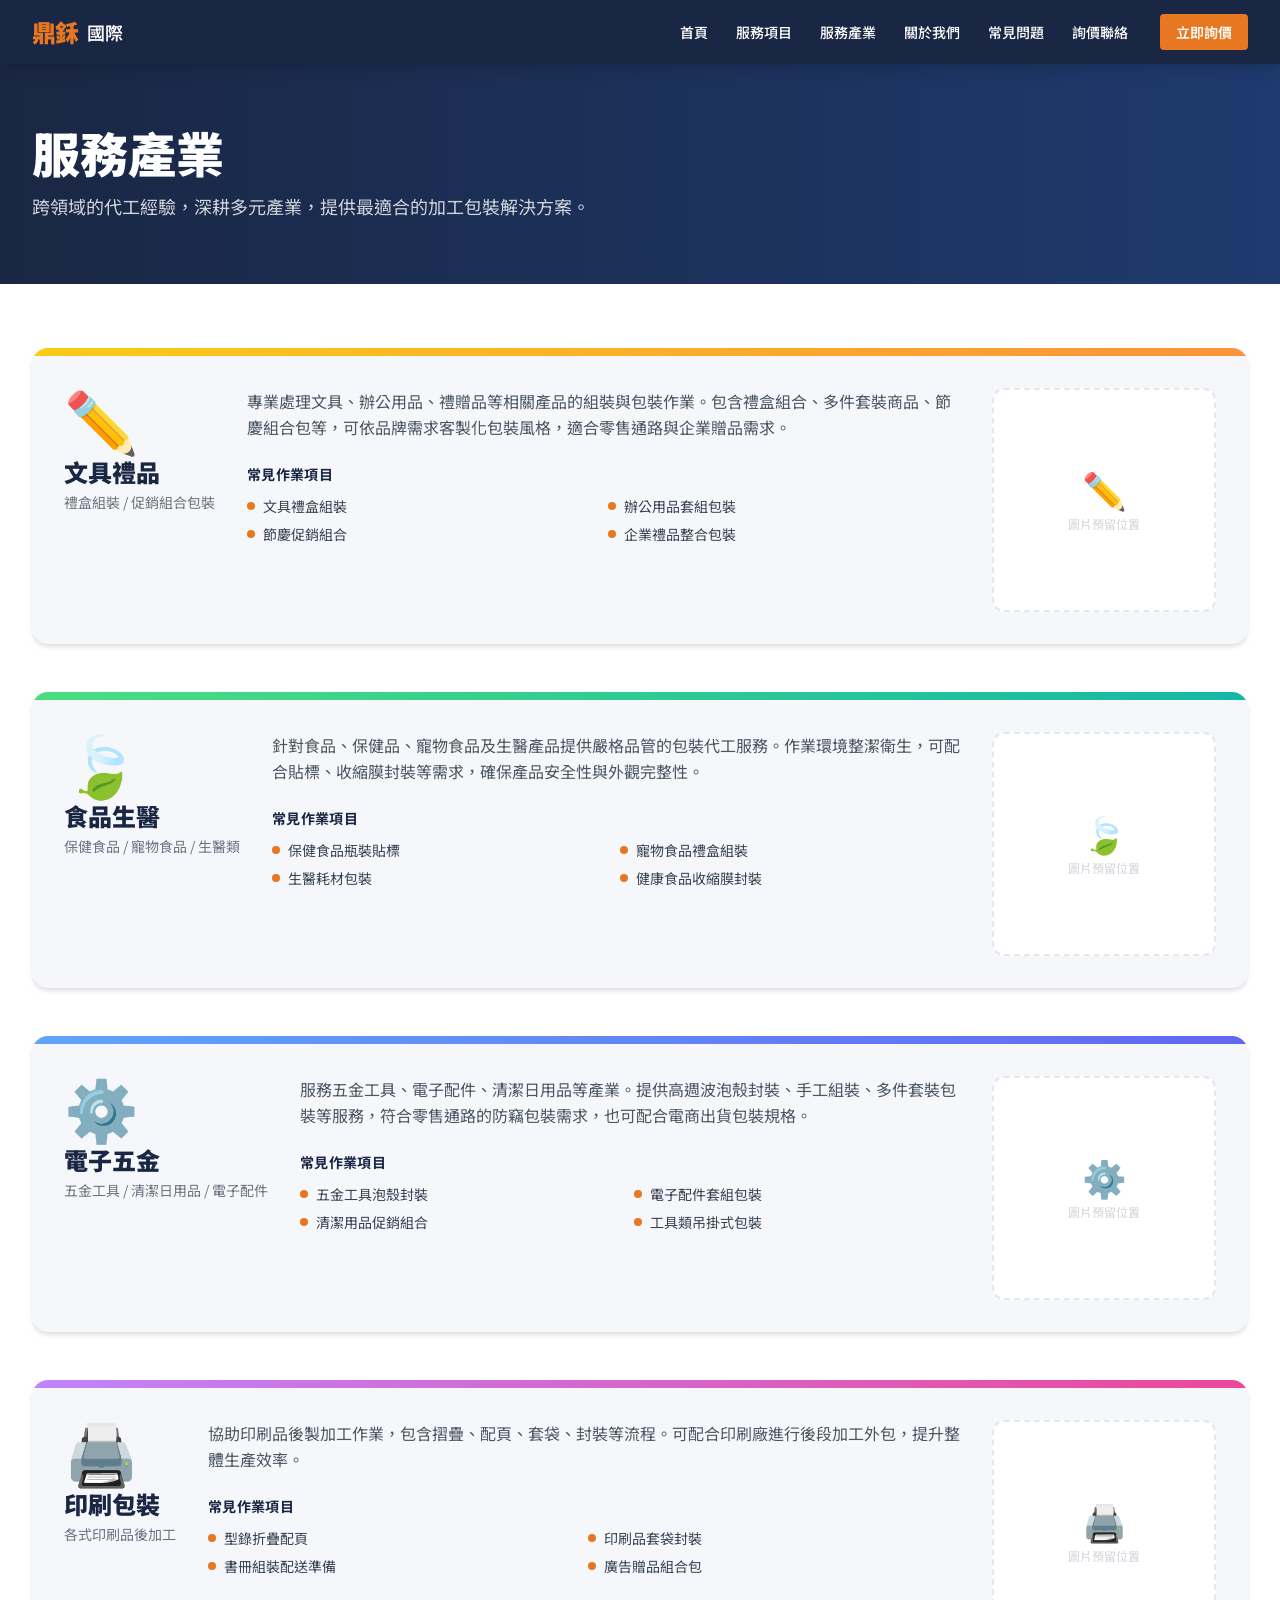
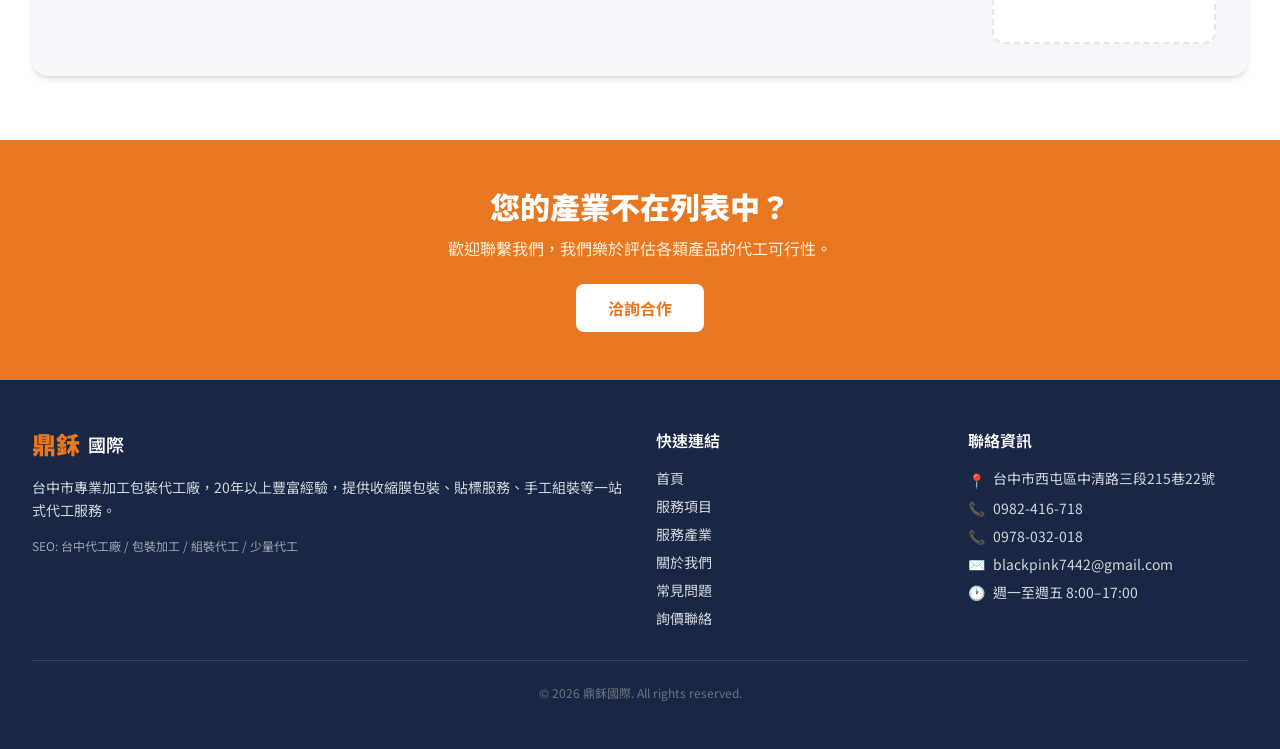
<file: industries/index.html>
<!DOCTYPE html>
<html lang="zh-TW">

<head>
  <meta charSet="utf-8" />
  <meta name="viewport" content="width=device-width, initial-scale=1" />
  <link rel="stylesheet" href="/_next/static/css/49037f264d4a4ed3.css" data-precedence="next" />
  <link rel="preload" as="script" fetchPriority="low" href="/_next/static/chunks/webpack-cb86a99cd2f791d1.js" />
  <script src="/_next/static/chunks/fd9d1056-be48aeae6e94b8d1.js" async=""></script>
  <script src="/_next/static/chunks/23-e02af67d288a7f2a.js" async=""></script>
  <script src="/_next/static/chunks/main-app-2cafe6b471aea5af.js" async=""></script>
  <script src="/_next/static/chunks/231-f5a29f791931326e.js" async=""></script>
  <script src="/_next/static/chunks/app/industries/page-c140e21da18e6a39.js" async=""></script>
  <script src="/_next/static/chunks/app/layout-52db4a1451b308c1.js" async=""></script>
  <title>服務產業 | 鼎鉌國際</title>
  <meta name="description" content="鼎鉌國際服務文具禮品、食品生醫、電子五金、印刷包裝等多元產業，提供專業包裝加工與組裝代工服務。台中代工廠。" />
  <meta name="keywords" content="台中代工廠,包裝加工,組裝代工,貼標服務,收縮膜包裝,少量代工,禮盒包裝" />
  <meta name="robots" content="index, follow" />
  <link rel="canonical" href="https://incredible-conkies-e3f773.netlify.app/" />
  <meta property="og:title" content="鼎鉌國際 | 台中代工廠 – 包裝加工、組裝代工、貼標服務" />
  <meta property="og:description" content="台中專業加工包裝代工廠，提供收縮膜包裝、高週波泡殼封裝、貼標服務、手工組裝等一站式代工服務。" />
  <meta property="og:site_name" content="鼎鉌國際" />
  <meta property="og:locale" content="zh_TW" />
  <meta property="og:image" content="http://localhost:3000/og-image.png" />
  <meta property="og:image:width" content="1200" />
  <meta property="og:image:height" content="630" />
  <meta property="og:image:alt" content="鼎鉌國際" />
  <meta property="og:type" content="website" />
  <meta name="twitter:card" content="summary_large_image" />
  <meta name="twitter:title" content="鼎鉌國際 | 台中代工廠 – 包裝加工、組裝代工、貼標服務" />
  <meta name="twitter:description" content="台中專業加工包裝代工廠，提供收縮膜包裝、高週波泡殼封裝、貼標服務、手工組裝等一站式代工服務。" />
  <meta name="twitter:image" content="http://localhost:3000/og-image.png" />
  <meta name="twitter:image:width" content="1200" />
  <meta name="twitter:image:height" content="630" />
  <meta name="twitter:image:alt" content="鼎鉌國際" />
  <script
    type="application/ld+json">{"@context":"https://schema.org","@type":"LocalBusiness","name":"鼎鉌國際","description":"台中專業加工包裝代工廠，提供收縮膜包裝、貼標服務、手工組裝等一站式代工服務。","url":"https://incredible-conkies-e3f773.netlify.app","telephone":["0982-416-718","0978-032-018"],"email":"blackpink7442@gmail.com","address":{"@type":"PostalAddress","streetAddress":"中清路三段215巷22號","addressLocality":"西屯區","addressRegion":"台中市","addressCountry":"TW"},"openingHours":"Mo-Fr 08:00-17:00","priceRange":"$$"}</script>
  <script src="/_next/static/chunks/polyfills-78c92fac7aa8fdd8.js" noModule=""></script>
</head>

<body>
  <header class="bg-brand-navy text-white sticky top-0 z-50 shadow-lg">
    <div class="max-w-7xl mx-auto px-4 sm:px-6 lg:px-8">
      <div class="flex items-center justify-between h-16"><a class="flex items-center gap-2" href="/"><span
            class="text-brand-orange font-black text-2xl tracking-tight">鼎鉌</span><span
            class="text-white font-semibold text-lg">國際</span></a>
        <nav class="hidden md:flex items-center gap-1"><a
            class="px-3 py-2 rounded text-sm font-medium hover:bg-brand-blue hover:text-brand-orange transition-colors"
            href="/">首頁</a><a
            class="px-3 py-2 rounded text-sm font-medium hover:bg-brand-blue hover:text-brand-orange transition-colors"
            href="/services/">服務項目</a><a
            class="px-3 py-2 rounded text-sm font-medium hover:bg-brand-blue hover:text-brand-orange transition-colors"
            href="/industries/">服務產業</a><a
            class="px-3 py-2 rounded text-sm font-medium hover:bg-brand-blue hover:text-brand-orange transition-colors"
            href="/about/">關於我們</a><a
            class="px-3 py-2 rounded text-sm font-medium hover:bg-brand-blue hover:text-brand-orange transition-colors"
            href="/faq/">常見問題</a><a
            class="px-3 py-2 rounded text-sm font-medium hover:bg-brand-blue hover:text-brand-orange transition-colors"
            href="/contact/">詢價聯絡</a><a
            class="ml-4 px-4 py-2 bg-brand-orange hover:bg-orange-600 rounded font-semibold text-sm transition-colors"
            href="/contact/">立即詢價</a></nav><button class="md:hidden p-2 rounded hover:bg-brand-blue transition-colors"
          aria-label="切換選單"><svg class="w-6 h-6" fill="none" stroke="currentColor" viewBox="0 0 24 24">
            <path stroke-linecap="round" stroke-linejoin="round" stroke-width="2" d="M4 6h16M4 12h16M4 18h16"></path>
          </svg></button>
      </div>
    </div>
  </header>
  <main>
    <section class="bg-gradient-to-r from-brand-navy to-brand-blue text-white py-16">
      <div class="max-w-7xl mx-auto px-4 sm:px-6 lg:px-8">
        <h1 class="text-4xl md:text-5xl font-black mb-4">服務產業</h1>
        <p class="text-gray-300 text-lg max-w-2xl">跨領域的代工經驗，深耕多元產業，提供最適合的加工包裝解決方案。</p>
      </div>
    </section>
    <section class="py-16 bg-white">
      <div class="max-w-7xl mx-auto px-4 sm:px-6 lg:px-8 space-y-12">
        <div class="bg-brand-light rounded-2xl overflow-hidden shadow-md">
          <div class="h-2 bg-gradient-to-r from-yellow-400 to-orange-400"></div>
          <div class="p-8 flex flex-col md:flex-row gap-8 items-start">
            <div class="shrink-0 text-center md:text-left">
              <div class="text-6xl mb-2">✏️</div>
              <h2 class="text-2xl font-black text-brand-navy">文具禮品</h2>
              <p class="text-sm text-gray-500 mt-1">禮盒組裝 / 促銷組合包裝</p>
            </div>
            <div class="flex-1">
              <p class="text-gray-600 leading-relaxed mb-6">
                專業處理文具、辦公用品、禮贈品等相關產品的組裝與包裝作業。包含禮盒組合、多件套裝商品、節慶組合包等，可依品牌需求客製化包裝風格，適合零售通路與企業贈品需求。</p>
              <div>
                <h3 class="text-sm font-bold text-brand-navy mb-3 uppercase tracking-wide">常見作業項目</h3>
                <ul class="grid grid-cols-1 sm:grid-cols-2 gap-2">
                  <li class="flex items-center gap-2 text-sm text-gray-700"><span
                      class="w-2 h-2 bg-brand-orange rounded-full shrink-0"></span>文具禮盒組裝</li>
                  <li class="flex items-center gap-2 text-sm text-gray-700"><span
                      class="w-2 h-2 bg-brand-orange rounded-full shrink-0"></span>辦公用品套組包裝</li>
                  <li class="flex items-center gap-2 text-sm text-gray-700"><span
                      class="w-2 h-2 bg-brand-orange rounded-full shrink-0"></span>節慶促銷組合</li>
                  <li class="flex items-center gap-2 text-sm text-gray-700"><span
                      class="w-2 h-2 bg-brand-orange rounded-full shrink-0"></span>企業禮品整合包裝</li>
                </ul>
              </div>
            </div>
            <div class="w-full md:w-56 shrink-0">
              <div
                class="bg-white rounded-xl aspect-square flex flex-col items-center justify-center text-gray-300 border-2 border-dashed border-gray-200">
                <span class="text-4xl">✏️</span><span class="text-xs mt-2">圖片預留位置</span></div>
            </div>
          </div>
        </div>
        <div class="bg-brand-light rounded-2xl overflow-hidden shadow-md">
          <div class="h-2 bg-gradient-to-r from-green-400 to-teal-500"></div>
          <div class="p-8 flex flex-col md:flex-row gap-8 items-start">
            <div class="shrink-0 text-center md:text-left">
              <div class="text-6xl mb-2">🍃</div>
              <h2 class="text-2xl font-black text-brand-navy">食品生醫</h2>
              <p class="text-sm text-gray-500 mt-1">保健食品 / 寵物食品 / 生醫類</p>
            </div>
            <div class="flex-1">
              <p class="text-gray-600 leading-relaxed mb-6">
                針對食品、保健品、寵物食品及生醫產品提供嚴格品管的包裝代工服務。作業環境整潔衛生，可配合貼標、收縮膜封裝等需求，確保產品安全性與外觀完整性。</p>
              <div>
                <h3 class="text-sm font-bold text-brand-navy mb-3 uppercase tracking-wide">常見作業項目</h3>
                <ul class="grid grid-cols-1 sm:grid-cols-2 gap-2">
                  <li class="flex items-center gap-2 text-sm text-gray-700"><span
                      class="w-2 h-2 bg-brand-orange rounded-full shrink-0"></span>保健食品瓶裝貼標</li>
                  <li class="flex items-center gap-2 text-sm text-gray-700"><span
                      class="w-2 h-2 bg-brand-orange rounded-full shrink-0"></span>寵物食品禮盒組裝</li>
                  <li class="flex items-center gap-2 text-sm text-gray-700"><span
                      class="w-2 h-2 bg-brand-orange rounded-full shrink-0"></span>生醫耗材包裝</li>
                  <li class="flex items-center gap-2 text-sm text-gray-700"><span
                      class="w-2 h-2 bg-brand-orange rounded-full shrink-0"></span>健康食品收縮膜封裝</li>
                </ul>
              </div>
            </div>
            <div class="w-full md:w-56 shrink-0">
              <div
                class="bg-white rounded-xl aspect-square flex flex-col items-center justify-center text-gray-300 border-2 border-dashed border-gray-200">
                <span class="text-4xl">🍃</span><span class="text-xs mt-2">圖片預留位置</span></div>
            </div>
          </div>
        </div>
        <div class="bg-brand-light rounded-2xl overflow-hidden shadow-md">
          <div class="h-2 bg-gradient-to-r from-blue-400 to-indigo-500"></div>
          <div class="p-8 flex flex-col md:flex-row gap-8 items-start">
            <div class="shrink-0 text-center md:text-left">
              <div class="text-6xl mb-2">⚙️</div>
              <h2 class="text-2xl font-black text-brand-navy">電子五金</h2>
              <p class="text-sm text-gray-500 mt-1">五金工具 / 清潔日用品 / 電子配件</p>
            </div>
            <div class="flex-1">
              <p class="text-gray-600 leading-relaxed mb-6">
                服務五金工具、電子配件、清潔日用品等產業。提供高週波泡殼封裝、手工組裝、多件套裝包裝等服務，符合零售通路的防竊包裝需求，也可配合電商出貨包裝規格。</p>
              <div>
                <h3 class="text-sm font-bold text-brand-navy mb-3 uppercase tracking-wide">常見作業項目</h3>
                <ul class="grid grid-cols-1 sm:grid-cols-2 gap-2">
                  <li class="flex items-center gap-2 text-sm text-gray-700"><span
                      class="w-2 h-2 bg-brand-orange rounded-full shrink-0"></span>五金工具泡殼封裝</li>
                  <li class="flex items-center gap-2 text-sm text-gray-700"><span
                      class="w-2 h-2 bg-brand-orange rounded-full shrink-0"></span>電子配件套組包裝</li>
                  <li class="flex items-center gap-2 text-sm text-gray-700"><span
                      class="w-2 h-2 bg-brand-orange rounded-full shrink-0"></span>清潔用品促銷組合</li>
                  <li class="flex items-center gap-2 text-sm text-gray-700"><span
                      class="w-2 h-2 bg-brand-orange rounded-full shrink-0"></span>工具類吊掛式包裝</li>
                </ul>
              </div>
            </div>
            <div class="w-full md:w-56 shrink-0">
              <div
                class="bg-white rounded-xl aspect-square flex flex-col items-center justify-center text-gray-300 border-2 border-dashed border-gray-200">
                <span class="text-4xl">⚙️</span><span class="text-xs mt-2">圖片預留位置</span></div>
            </div>
          </div>
        </div>
        <div class="bg-brand-light rounded-2xl overflow-hidden shadow-md">
          <div class="h-2 bg-gradient-to-r from-purple-400 to-pink-500"></div>
          <div class="p-8 flex flex-col md:flex-row gap-8 items-start">
            <div class="shrink-0 text-center md:text-left">
              <div class="text-6xl mb-2">🖨️</div>
              <h2 class="text-2xl font-black text-brand-navy">印刷包裝</h2>
              <p class="text-sm text-gray-500 mt-1">各式印刷品後加工</p>
            </div>
            <div class="flex-1">
              <p class="text-gray-600 leading-relaxed mb-6">協助印刷品後製加工作業，包含摺疊、配頁、套袋、封裝等流程。可配合印刷廠進行後段加工外包，提升整體生產效率。</p>
              <div>
                <h3 class="text-sm font-bold text-brand-navy mb-3 uppercase tracking-wide">常見作業項目</h3>
                <ul class="grid grid-cols-1 sm:grid-cols-2 gap-2">
                  <li class="flex items-center gap-2 text-sm text-gray-700"><span
                      class="w-2 h-2 bg-brand-orange rounded-full shrink-0"></span>型錄折疊配頁</li>
                  <li class="flex items-center gap-2 text-sm text-gray-700"><span
                      class="w-2 h-2 bg-brand-orange rounded-full shrink-0"></span>印刷品套袋封裝</li>
                  <li class="flex items-center gap-2 text-sm text-gray-700"><span
                      class="w-2 h-2 bg-brand-orange rounded-full shrink-0"></span>書冊組裝配送準備</li>
                  <li class="flex items-center gap-2 text-sm text-gray-700"><span
                      class="w-2 h-2 bg-brand-orange rounded-full shrink-0"></span>廣告贈品組合包</li>
                </ul>
              </div>
            </div>
            <div class="w-full md:w-56 shrink-0">
              <div
                class="bg-white rounded-xl aspect-square flex flex-col items-center justify-center text-gray-300 border-2 border-dashed border-gray-200">
                <span class="text-4xl">🖨️</span><span class="text-xs mt-2">圖片預留位置</span></div>
            </div>
          </div>
        </div>
      </div>
    </section>
    <section class="py-12 bg-brand-orange text-white text-center">
      <div class="max-w-2xl mx-auto px-4">
        <h2 class="text-2xl md:text-3xl font-black mb-3">您的產業不在列表中？</h2>
        <p class="text-orange-100 mb-6">歡迎聯繫我們，我們樂於評估各類產品的代工可行性。</p><a
          class="inline-block bg-white text-brand-orange hover:bg-orange-50 font-bold px-8 py-3 rounded-lg transition-colors"
          href="/contact/">洽詢合作</a>
      </div>
    </section>
  </main>
  <footer class="bg-brand-navy text-gray-300">
    <div class="max-w-7xl mx-auto px-4 sm:px-6 lg:px-8 py-12">
      <div class="grid grid-cols-1 md:grid-cols-4 gap-8">
        <div class="md:col-span-2">
          <div class="flex items-center gap-2 mb-4"><span class="text-brand-orange font-black text-2xl">鼎鉌</span><span
              class="text-white font-semibold text-lg">國際</span></div>
          <p class="text-sm leading-relaxed mb-4">台中市專業加工包裝代工廠，20年以上豐富經驗，提供收縮膜包裝、貼標服務、手工組裝等一站式代工服務。</p>
          <p class="text-xs text-gray-400">SEO: 台中代工廠 / 包裝加工 / 組裝代工 / 少量代工</p>
        </div>
        <div>
          <h3 class="text-white font-semibold mb-4">快速連結</h3>
          <ul class="space-y-2 text-sm">
            <li><a class="hover:text-brand-orange transition-colors" href="/">首頁</a></li>
            <li><a class="hover:text-brand-orange transition-colors" href="/services/">服務項目</a></li>
            <li><a class="hover:text-brand-orange transition-colors" href="/industries/">服務產業</a></li>
            <li><a class="hover:text-brand-orange transition-colors" href="/about/">關於我們</a></li>
            <li><a class="hover:text-brand-orange transition-colors" href="/faq/">常見問題</a></li>
            <li><a class="hover:text-brand-orange transition-colors" href="/contact/">詢價聯絡</a></li>
          </ul>
        </div>
        <div>
          <h3 class="text-white font-semibold mb-4">聯絡資訊</h3>
          <ul class="space-y-2 text-sm">
            <li class="flex items-start gap-2"><span
                class="text-brand-orange mt-0.5">📍</span><span>台中市西屯區中清路三段215巷22號</span></li>
            <li class="flex items-center gap-2"><span class="text-brand-orange">📞</span><a href="tel:0982416718"
                class="hover:text-brand-orange transition-colors">0982-416-718</a></li>
            <li class="flex items-center gap-2"><span class="text-brand-orange">📞</span><a href="tel:0978032018"
                class="hover:text-brand-orange transition-colors">0978-032-018</a></li>
            <li class="flex items-center gap-2"><span class="text-brand-orange">✉️</span><a
                href="mailto:blackpink7442@gmail.com"
                class="hover:text-brand-orange transition-colors break-all">blackpink7442@gmail.com</a></li>
            <li class="flex items-center gap-2"><span class="text-brand-orange">🕐</span><span>週一至週五 8:00–17:00</span>
            </li>
          </ul>
        </div>
      </div>
      <div class="border-t border-gray-700 mt-8 pt-6 text-center text-xs text-gray-500">
        <p>© <!-- -->2026<!-- --> 鼎鉌國際. All rights reserved.</p>
      </div>
    </div>
  </footer>
  <script>
    const observer = new IntersectionObserver((entries) => {
      entries.forEach(e => { if (e.isIntersecting) e.target.classList.add('visible'); });
    }, { threshold: 0.1 });
    document.querySelectorAll('.animate-on-scroll').forEach(el => observer.observe(el));
    document.addEventListener('DOMContentLoaded', () => {
      document.querySelectorAll('.animate-on-scroll').forEach(el => observer.observe(el));
    });
  </script>
  <script src="/_next/static/chunks/webpack-cb86a99cd2f791d1.js" async=""></script>
  <script>(self.__next_f = self.__next_f || []).push([0]); self.__next_f.push([2, null])</script>
  <script>self.__next_f.push([1, "1:HL[\"/_next/static/css/49037f264d4a4ed3.css\",\"style\"]\n"])</script>
  <script>self.__next_f.push([1, "2:I[5751,[],\"\"]\n4:I[231,[\"231\",\"static/chunks/231-f5a29f791931326e.js\",\"912\",\"static/chunks/app/industries/page-c140e21da18e6a39.js\"],\"\"]\n5:I[9275,[],\"\"]\n6:I[1343,[],\"\"]\n7:I[2561,[\"231\",\"static/chunks/231-f5a29f791931326e.js\",\"185\",\"static/chunks/app/layout-52db4a1451b308c1.js\"],\"default\"]\n9:I[6130,[],\"\"]\na:[]\n"])</script>
  <script>self.__next_f.push([1, "0:[[[\"$\",\"link\",\"0\",{\"rel\":\"stylesheet\",\"href\":\"/_next/static/css/49037f264d4a4ed3.css\",\"precedence\":\"next\",\"crossOrigin\":\"$undefined\"}]],[\"$\",\"$L2\",null,{\"buildId\":\"39pui8lU0YPju_n7_H2Ew\",\"assetPrefix\":\"\",\"initialCanonicalUrl\":\"/industries/\",\"initialTree\":[\"\",{\"children\":[\"industries\",{\"children\":[\"__PAGE__\",{}]}]},\"$undefined\",\"$undefined\",true],\"initialSeedData\":[\"\",{\"children\":[\"industries\",{\"children\":[\"__PAGE__\",{},[[\"$L3\",[[\"$\",\"section\",null,{\"className\":\"bg-gradient-to-r from-brand-navy to-brand-blue text-white py-16\",\"children\":[\"$\",\"div\",null,{\"className\":\"max-w-7xl mx-auto px-4 sm:px-6 lg:px-8\",\"children\":[[\"$\",\"h1\",null,{\"className\":\"text-4xl md:text-5xl font-black mb-4\",\"children\":\"服務產業\"}],[\"$\",\"p\",null,{\"className\":\"text-gray-300 text-lg max-w-2xl\",\"children\":\"跨領域的代工經驗，深耕多元產業，提供最適合的加工包裝解決方案。\"}]]}]}],[\"$\",\"section\",null,{\"className\":\"py-16 bg-white\",\"children\":[\"$\",\"div\",null,{\"className\":\"max-w-7xl mx-auto px-4 sm:px-6 lg:px-8 space-y-12\",\"children\":[[\"$\",\"div\",\"文具禮品\",{\"className\":\"bg-brand-light rounded-2xl overflow-hidden shadow-md\",\"children\":[[\"$\",\"div\",null,{\"className\":\"h-2 bg-gradient-to-r from-yellow-400 to-orange-400\"}],[\"$\",\"div\",null,{\"className\":\"p-8 flex flex-col md:flex-row gap-8 items-start\",\"children\":[[\"$\",\"div\",null,{\"className\":\"shrink-0 text-center md:text-left\",\"children\":[[\"$\",\"div\",null,{\"className\":\"text-6xl mb-2\",\"children\":\"✏️\"}],[\"$\",\"h2\",null,{\"className\":\"text-2xl font-black text-brand-navy\",\"children\":\"文具禮品\"}],[\"$\",\"p\",null,{\"className\":\"text-sm text-gray-500 mt-1\",\"children\":\"禮盒組裝 / 促銷組合包裝\"}]]}],[\"$\",\"div\",null,{\"className\":\"flex-1\",\"children\":[[\"$\",\"p\",null,{\"className\":\"text-gray-600 leading-relaxed mb-6\",\"children\":\"專業處理文具、辦公用品、禮贈品等相關產品的組裝與包裝作業。包含禮盒組合、多件套裝商品、節慶組合包等，可依品牌需求客製化包裝風格，適合零售通路與企業贈品需求。\"}],[\"$\",\"div\",null,{\"children\":[[\"$\",\"h3\",null,{\"className\":\"text-sm font-bold text-brand-navy mb-3 uppercase tracking-wide\",\"children\":\"常見作業項目\"}],[\"$\",\"ul\",null,{\"className\":\"grid grid-cols-1 sm:grid-cols-2 gap-2\",\"children\":[[\"$\",\"li\",\"文具禮盒組裝\",{\"className\":\"flex items-center gap-2 text-sm text-gray-700\",\"children\":[[\"$\",\"span\",null,{\"className\":\"w-2 h-2 bg-brand-orange rounded-full shrink-0\"}],\"文具禮盒組裝\"]}],[\"$\",\"li\",\"辦公用品套組包裝\",{\"className\":\"flex items-center gap-2 text-sm text-gray-700\",\"children\":[[\"$\",\"span\",null,{\"className\":\"w-2 h-2 bg-brand-orange rounded-full shrink-0\"}],\"辦公用品套組包裝\"]}],[\"$\",\"li\",\"節慶促銷組合\",{\"className\":\"flex items-center gap-2 text-sm text-gray-700\",\"children\":[[\"$\",\"span\",null,{\"className\":\"w-2 h-2 bg-brand-orange rounded-full shrink-0\"}],\"節慶促銷組合\"]}],[\"$\",\"li\",\"企業禮品整合包裝\",{\"className\":\"flex items-center gap-2 text-sm text-gray-700\",\"children\":[[\"$\",\"span\",null,{\"className\":\"w-2 h-2 bg-brand-orange rounded-full shrink-0\"}],\"企業禮品整合包裝\"]}]]}]]}]]}],[\"$\",\"div\",null,{\"className\":\"w-full md:w-56 shrink-0\",\"children\":[\"$\",\"div\",null,{\"className\":\"bg-white rounded-xl aspect-square flex flex-col items-center justify-center text-gray-300 border-2 border-dashed border-gray-200\",\"children\":[[\"$\",\"span\",null,{\"className\":\"text-4xl\",\"children\":\"✏️\"}],[\"$\",\"span\",null,{\"className\":\"text-xs mt-2\",\"children\":\"圖片預留位置\"}]]}]}]]}]]}],[\"$\",\"div\",\"食品生醫\",{\"className\":\"bg-brand-light rounded-2xl overflow-hidden shadow-md\",\"children\":[[\"$\",\"div\",null,{\"className\":\"h-2 bg-gradient-to-r from-green-400 to-teal-500\"}],[\"$\",\"div\",null,{\"className\":\"p-8 flex flex-col md:flex-row gap-8 items-start\",\"children\":[[\"$\",\"div\",null,{\"className\":\"shrink-0 text-center md:text-left\",\"children\":[[\"$\",\"div\",null,{\"className\":\"text-6xl mb-2\",\"children\":\"🍃\"}],[\"$\",\"h2\",null,{\"className\":\"text-2xl font-black text-brand-navy\",\"children\":\"食品生醫\"}],[\"$\",\"p\",null,{\"className\":\"text-sm text-gray-500 mt-1\",\"children\":\"保健食品 / 寵物食品 / 生醫類\"}]]}],[\"$\",\"div\",null,{\"className\":\"flex-1\",\"children\":[[\"$\",\"p\",null,{\"className\":\"text-gray-600 leading-relaxed mb-6\",\"children\":\"針對食品、保健品、寵物食品及生醫產品提供嚴格品管的包裝代工服務。作業環境整潔衛生，可配合貼標、收縮膜封裝等需求，確保產品安全性與外觀完整性。\"}],[\"$\",\"div\",null,{\"children\":[[\"$\",\"h3\",null,{\"className\":\"text-sm font-bold text-brand-navy mb-3 uppercase tracking-wide\",\"children\":\"常見作業項目\"}],[\"$\",\"ul\",null,{\"className\":\"grid grid-cols-1 sm:grid-cols-2 gap-2\",\"children\":[[\"$\",\"li\",\"保健食品瓶裝貼標\",{\"className\":\"flex items-center gap-2 text-sm text-gray-700\",\"children\":[[\"$\",\"span\",null,{\"className\":\"w-2 h-2 bg-brand-orange rounded-full shrink-0\"}],\"保健食品瓶裝貼標\"]}],[\"$\",\"li\",\"寵物食品禮盒組裝\",{\"className\":\"flex items-center gap-2 text-sm text-gray-700\",\"children\":[[\"$\",\"span\",null,{\"className\":\"w-2 h-2 bg-brand-orange rounded-full shrink-0\"}],\"寵物食品禮盒組裝\"]}],[\"$\",\"li\",\"生醫耗材包裝\",{\"className\":\"flex items-center gap-2 text-sm text-gray-700\",\"children\":[[\"$\",\"span\",null,{\"className\":\"w-2 h-2 bg-brand-orange rounded-full shrink-0\"}],\"生醫耗材包裝\"]}],[\"$\",\"li\",\"健康食品收縮膜封裝\",{\"className\":\"flex items-center gap-2 text-sm text-gray-700\",\"children\":[[\"$\",\"span\",null,{\"className\":\"w-2 h-2 bg-brand-orange rounded-full shrink-0\"}],\"健康食品收縮膜封裝\"]}]]}]]}]]}],[\"$\",\"div\",null,{\"className\":\"w-full md:w-56 shrink-0\",\"children\":[\"$\",\"div\",null,{\"className\":\"bg-white rounded-xl aspect-square flex flex-col items-center justify-center text-gray-300 border-2 border-dashed border-gray-200\",\"children\":[[\"$\",\"span\",null,{\"className\":\"text-4xl\",\"children\":\"🍃\"}],[\"$\",\"span\",null,{\"className\":\"text-xs mt-2\",\"children\":\"圖片預留位置\"}]]}]}]]}]]}],[\"$\",\"div\",\"電子五金\",{\"className\":\"bg-brand-light rounded-2xl overflow-hidden shadow-md\",\"children\":[[\"$\",\"div\",null,{\"className\":\"h-2 bg-gradient-to-r from-blue-400 to-indigo-500\"}],[\"$\",\"div\",null,{\"className\":\"p-8 flex flex-col md:flex-row gap-8 items-start\",\"children\":[[\"$\",\"div\",null,{\"className\":\"shrink-0 text-center md:text-left\",\"children\":[[\"$\",\"div\",null,{\"className\":\"text-6xl mb-2\",\"children\":\"⚙️\"}],[\"$\",\"h2\",null,{\"className\":\"text-2xl font-black text-brand-navy\",\"children\":\"電子五金\"}],[\"$\",\"p\",null,{\"className\":\"text-sm text-gray-500 mt-1\",\"children\":\"五金工具 / 清潔日用品 / 電子配件\"}]]}],[\"$\",\"div\",null,{\"className\":\"flex-1\",\"children\":[[\"$\",\"p\",null,{\"className\":\"text-gray-600 leading-relaxed mb-6\",\"children\":\"服務五金工具、電子配件、清潔日用品等產業。提供高週波泡殼封裝、手工組裝、多件套裝包裝等服務，符合零售通路的防竊包裝需求，也可配合電商出貨包裝規格。\"}],[\"$\",\"div\",null,{\"children\":[[\"$\",\"h3\",null,{\"className\":\"text-sm font-bold text-brand-navy mb-3 uppercase tracking-wide\",\"children\":\"常見作業項目\"}],[\"$\",\"ul\",null,{\"className\":\"grid grid-cols-1 sm:grid-cols-2 gap-2\",\"children\":[[\"$\",\"li\",\"五金工具泡殼封裝\",{\"className\":\"flex items-center gap-2 text-sm text-gray-700\",\"children\":[[\"$\",\"span\",null,{\"className\":\"w-2 h-2 bg-brand-orange rounded-full shrink-0\"}],\"五金工具泡殼封裝\"]}],[\"$\",\"li\",\"電子配件套組包裝\",{\"className\":\"flex items-center gap-2 text-sm text-gray-700\",\"children\":[[\"$\",\"span\",null,{\"className\":\"w-2 h-2 bg-brand-orange rounded-full shrink-0\"}],\"電子配件套組包裝\"]}],[\"$\",\"li\",\"清潔用品促銷組合\",{\"className\":\"flex items-center gap-2 text-sm text-gray-700\",\"children\":[[\"$\",\"span\",null,{\"className\":\"w-2 h-2 bg-brand-orange rounded-full shrink-0\"}],\"清潔用品促銷組合\"]}],[\"$\",\"li\",\"工具類吊掛式包裝\",{\"className\":\"flex items-center gap-2 text-sm text-gray-700\",\"children\":[[\"$\",\"span\",null,{\"className\":\"w-2 h-2 bg-brand-orange rounded-full shrink-0\"}],\"工具類吊掛式包裝\"]}]]}]]}]]}],[\"$\",\"div\",null,{\"className\":\"w-full md:w-56 shrink-0\",\"children\":[\"$\",\"div\",null,{\"className\":\"bg-white rounded-xl aspect-square flex flex-col items-center justify-center text-gray-300 border-2 border-dashed border-gray-200\",\"children\":[[\"$\",\"span\",null,{\"className\":\"text-4xl\",\"children\":\"⚙️\"}],[\"$\",\"span\",null,{\"className\":\"text-xs mt-2\",\"children\":\"圖片預留位置\"}]]}]}]]}]]}],[\"$\",\"div\",\"印刷包裝\",{\"className\":\"bg-brand-light rounded-2xl overflow-hidden shadow-md\",\"children\":[[\"$\",\"div\",null,{\"className\":\"h-2 bg-gradient-to-r from-purple-400 to-pink-500\"}],[\"$\",\"div\",null,{\"className\":\"p-8 flex flex-col md:flex-row gap-8 items-start\",\"children\":[[\"$\",\"div\",null,{\"className\":\"shrink-0 text-center md:text-left\",\"children\":[[\"$\",\"div\",null,{\"className\":\"text-6xl mb-2\",\"children\":\"🖨️\"}],[\"$\",\"h2\",null,{\"className\":\"text-2xl font-black text-brand-navy\",\"children\":\"印刷包裝\"}],[\"$\",\"p\",null,{\"className\":\"text-sm text-gray-500 mt-1\",\"children\":\"各式印刷品後加工\"}]]}],[\"$\",\"div\",null,{\"className\":\"flex-1\",\"children\":[[\"$\",\"p\",null,{\"className\":\"text-gray-600 leading-relaxed mb-6\",\"children\":\"協助印刷品後製加工作業，包含摺疊、配頁、套袋、封裝等流程。可配合印刷廠進行後段加工外包，提升整體生產效率。\"}],[\"$\",\"div\",null,{\"children\":[[\"$\",\"h3\",null,{\"className\":\"text-sm font-bold text-brand-navy mb-3 uppercase tracking-wide\",\"children\":\"常見作業項目\"}],[\"$\",\"ul\",null,{\"className\":\"grid grid-cols-1 sm:grid-cols-2 gap-2\",\"children\":[[\"$\",\"li\",\"型錄折疊配頁\",{\"className\":\"flex items-center gap-2 text-sm text-gray-700\",\"children\":[[\"$\",\"span\",null,{\"className\":\"w-2 h-2 bg-brand-orange rounded-full shrink-0\"}],\"型錄折疊配頁\"]}],[\"$\",\"li\",\"印刷品套袋封裝\",{\"className\":\"flex items-center gap-2 text-sm text-gray-700\",\"children\":[[\"$\",\"span\",null,{\"className\":\"w-2 h-2 bg-brand-orange rounded-full shrink-0\"}],\"印刷品套袋封裝\"]}],[\"$\",\"li\",\"書冊組裝配送準備\",{\"className\":\"flex items-center gap-2 text-sm text-gray-700\",\"children\":[[\"$\",\"span\",null,{\"className\":\"w-2 h-2 bg-brand-orange rounded-full shrink-0\"}],\"書冊組裝配送準備\"]}],[\"$\",\"li\",\"廣告贈品組合包\",{\"className\":\"flex items-center gap-2 text-sm text-gray-700\",\"children\":[[\"$\",\"span\",null,{\"className\":\"w-2 h-2 bg-brand-orange rounded-full shrink-0\"}],\"廣告贈品組合包\"]}]]}]]}]]}],[\"$\",\"div\",null,{\"className\":\"w-full md:w-56 shrink-0\",\"children\":[\"$\",\"div\",null,{\"className\":\"bg-white rounded-xl aspect-square flex flex-col items-center justify-center text-gray-300 border-2 border-dashed border-gray-200\",\"children\":[[\"$\",\"span\",null,{\"className\":\"text-4xl\",\"children\":\"🖨️\"}],[\"$\",\"span\",null,{\"className\":\"text-xs mt-2\",\"children\":\"圖片預留位置\"}]]}]}]]}]]}]]}]}],[\"$\",\"section\",null,{\"className\":\"py-12 bg-brand-orange text-white text-center\",\"children\":[\"$\",\"div\",null,{\"className\":\"max-w-2xl mx-auto px-4\",\"children\":[[\"$\",\"h2\",null,{\"className\":\"text-2xl md:text-3xl font-black mb-3\",\"children\":\"您的產業不在列表中？\"}],[\"$\",\"p\",null,{\"className\":\"text-orange-100 mb-6\",\"children\":\"歡迎聯繫我們，我們樂於評估各類產品的代工可行性。\"}],[\"$\",\"$L4\",null,{\"href\":\"/contact\",\"className\":\"inline-block bg-white text-brand-orange hover:bg-orange-50 font-bold px-8 py-3 rounded-lg transition-colors\",\"children\":\"洽詢合作\"}]]}]}]]],null],null]},[\"$\",\"$L5\",null,{\"parallelRouterKey\":\"children\",\"segmentPath\":[\"children\",\"industries\",\"children\"],\"error\":\"$undefined\",\"errorStyles\":\"$undefined\",\"errorScripts\":\"$undefined\",\"template\":[\"$\",\"$L6\",null,{}],\"templateStyles\":\"$undefined\",\"templateScripts\":\"$undefined\",\"notFound\":\"$undefined\",\"notFoundStyles\":\"$undefined\",\"styles\":null}],null]},[[\"$\",\"html\",null,{\"lang\":\"zh-TW\",\"children\":[[\"$\",\"head\",null,{\"children\":[\"$\",\"script\",null,{\"type\":\"application/ld+json\",\"dangerouslySetInnerHTML\":{\"__html\":\"{\\\"@context\\\":\\\"https://schema.org\\\",\\\"@type\\\":\\\"LocalBusiness\\\",\\\"name\\\":\\\"鼎鉌國際\\\",\\\"description\\\":\\\"台中專業加工包裝代工廠，提供收縮膜包裝、貼標服務、手工組裝等一站式代工服務。\\\",\\\"url\\\":\\\"https://incredible-conkies-e3f773.netlify.app\\\",\\\"telephone\\\":[\\\"0982-416-718\\\",\\\"0978-032-018\\\"],\\\"email\\\":\\\"blackpink7442@gmail.com\\\",\\\"address\\\":{\\\"@type\\\":\\\"PostalAddress\\\",\\\"streetAddress\\\":\\\"中清路三段215巷22號\\\",\\\"addressLocality\\\":\\\"西屯區\\\",\\\"addressRegion\\\":\\\"台中市\\\",\\\"addressCountry\\\":\\\"TW\\\"},\\\"openingHours\\\":\\\"Mo-Fr 08:00-17:00\\\",\\\"priceRange\\\":\\\"$$\\\"}\"}}]}],[\"$\",\"body\",null,{\"children\":[[\"$\",\"$L7\",null,{}],[\"$\",\"main\",null,{\"children\":[\"$\",\"$L5\",null,{\"parallelRouterKey\":\"children\",\"segmentPath\":[\"children\"],\"error\":\"$undefined\",\"errorStyles\":\"$undefined\",\"errorScripts\":\"$undefined\",\"template\":[\"$\",\"$L6\",null,{}],\"templateStyles\":\"$undefined\",\"templateScripts\":\"$undefined\",\"notFound\":[[\"$\",\"title\",null,{\"children\":\"404: This page could not be found.\"}],[\"$\",\"div\",null,{\"style\":{\"fontFamily\":\"system-ui,\\\"Segoe UI\\\",Roboto,Helvetica,Arial,sans-serif,\\\"Apple Color Emoji\\\",\\\"Segoe UI Emoji\\\"\",\"height\":\"100vh\",\"textAlign\":\"center\",\"display\":\"flex\",\"flexDirection\":\"column\",\"alignItems\":\"center\",\"justifyContent\":\"center\"},\"children\":[\"$\",\"div\",null,{\"children\":[[\"$\",\"style\",null,{\"dangerouslySetInnerHTML\":{\"__html\":\"body{color:#000;background:#fff;margin:0}.next-error-h1{border-right:1px solid rgba(0,0,0,.3)}@media (prefers-color-scheme:dark){body{color:#fff;background:#000}.next-error-h1{border-right:1px solid rgba(255,255,255,.3)}}\"}}],[\"$\",\"h1\",null,{\"className\":\"next-error-h1\",\"style\":{\"display\":\"inline-block\",\"margin\":\"0 20px 0 0\",\"padding\":\"0 23px 0 0\",\"fontSize\":24,\"fontWeight\":500,\"verticalAlign\":\"top\",\"lineHeight\":\"49px\"},\"children\":\"404\"}],[\"$\",\"div\",null,{\"style\":{\"display\":\"inline-block\"},\"children\":[\"$\",\"h2\",null,{\"style\":{\"fontSize\":14,\"fontWeight\":400,\"lineHeight\":\"49px\",\"margin\":0},\"children\":\"This page could not be found.\"}]}]]}]}]],\"notFoundStyles\":[],\"styles\":null}]}],[\"$\",\"footer\",null,{\"className\":\"bg-brand-navy text-gray-300\",\"children\":[\"$\",\"div\",null,{\"className\":\"max-w-7xl mx-auto px-4 sm:px-6 lg:px-8 py-12\",\"children\":[[\"$\",\"div\",null,{\"className\":\"grid grid-cols-1 md:grid-cols-4 gap-8\",\"children\":[[\"$\",\"div\",null,{\"className\":\"md:col-span-2\",\"children\":[[\"$\",\"div\",null,{\"className\":\"flex items-center gap-2 mb-4\",\"children\":[[\"$\",\"span\",null,{\"className\":\"text-brand-orange font-black text-2xl\",\"children\":\"鼎鉌\"}],[\"$\",\"span\",null,{\"className\":\"text-white font-semibold text-lg\",\"children\":\"國際\"}]]}],[\"$\",\"p\",null,{\"className\":\"text-sm leading-relaxed mb-4\",\"children\":\"台中市專業加工包裝代工廠，20年以上豐富經驗，提供收縮膜包裝、貼標服務、手工組裝等一站式代工服務。\"}],[\"$\",\"p\",null,{\"className\":\"text-xs text-gray-400\",\"children\":\"SEO: 台中代工廠 / 包裝加工 / 組裝代工 / 少量代工\"}]]}],[\"$\",\"div\",null,{\"children\":[[\"$\",\"h3\",null,{\"className\":\"text-white font-semibold mb-4\",\"children\":\"快速連結\"}],[\"$\",\"ul\",null,{\"className\":\"space-y-2 text-sm\",\"children\":[[\"$\",\"li\",\"/\",{\"children\":[\"$\",\"$L4\",null,{\"href\":\"/\",\"className\":\"hover:text-brand-orange transition-colors\",\"children\":\"首頁\"}]}],[\"$\",\"li\",\"/services\",{\"children\":[\"$\",\"$L4\",null,{\"href\":\"/services\",\"className\":\"hover:text-brand-orange transition-colors\",\"children\":\"服務項目\"}]}],[\"$\",\"li\",\"/industries\",{\"children\":[\"$\",\"$L4\",null,{\"href\":\"/industries\",\"className\":\"hover:text-brand-orange transition-colors\",\"children\":\"服務產業\"}]}],[\"$\",\"li\",\"/about\",{\"children\":[\"$\",\"$L4\",null,{\"href\":\"/about\",\"className\":\"hover:text-brand-orange transition-colors\",\"children\":\"關於我們\"}]}],[\"$\",\"li\",\"/faq\",{\"children\":[\"$\",\"$L4\",null,{\"href\":\"/faq\",\"className\":\"hover:text-brand-orange transition-colors\",\"children\":\"常見問題\"}]}],[\"$\",\"li\",\"/contact\",{\"children\":[\"$\",\"$L4\",null,{\"href\":\"/contact\",\"className\":\"hover:text-brand-orange transition-colors\",\"children\":\"詢價聯絡\"}]}]]}]]}],[\"$\",\"div\",null,{\"children\":[[\"$\",\"h3\",null,{\"className\":\"text-white font-semibold mb-4\",\"children\":\"聯絡資訊\"}],[\"$\",\"ul\",null,{\"className\":\"space-y-2 text-sm\",\"children\":[[\"$\",\"li\",null,{\"className\":\"flex items-start gap-2\",\"children\":[[\"$\",\"span\",null,{\"className\":\"text-brand-orange mt-0.5\",\"children\":\"📍\"}],[\"$\",\"span\",null,{\"children\":\"台中市西屯區中清路三段215巷22號\"}]]}],[\"$\",\"li\",null,{\"className\":\"flex items-center gap-2\",\"children\":[[\"$\",\"span\",null,{\"className\":\"text-brand-orange\",\"children\":\"📞\"}],[\"$\",\"a\",null,{\"href\":\"tel:0982416718\",\"className\":\"hover:text-brand-orange transition-colors\",\"children\":\"0982-416-718\"}]]}],[\"$\",\"li\",null,{\"className\":\"flex items-center gap-2\",\"children\":[[\"$\",\"span\",null,{\"className\":\"text-brand-orange\",\"children\":\"📞\"}],[\"$\",\"a\",null,{\"href\":\"tel:0978032018\",\"className\":\"hover:text-brand-orange transition-colors\",\"children\":\"0978-032-018\"}]]}],[\"$\",\"li\",null,{\"className\":\"flex items-center gap-2\",\"children\":[[\"$\",\"span\",null,{\"className\":\"text-brand-orange\",\"children\":\"✉️\"}],[\"$\",\"a\",null,{\"href\":\"mailto:blackpink7442@gmail.com\",\"className\":\"hover:text-brand-orange transition-colors break-all\",\"children\":\"blackpink7442@gmail.com\"}]]}],[\"$\",\"li\",null,{\"className\":\"flex items-center gap-2\",\"children\":[[\"$\",\"span\",null,{\"className\":\"text-brand-orange\",\"children\":\"🕐\"}],[\"$\",\"span\",null,{\"children\":\"週一至週五 8:00–17:00\"}]]}]]}]]}]]}],[\"$\",\"div\",null,{\"className\":\"border-t border-gray-700 mt-8 pt-6 text-center text-xs text-gray-500\",\"children\":[\"$\",\"p\",null,{\"children\":[\"© \",2026,\" 鼎鉌國際. All rights reserved.\"]}]}]]}]}],[\"$\",\"script\",null,{\"dangerouslySetInnerHTML\":{\"__html\":\"\\n              const observer = new IntersectionObserver((entries) =\u003e {\\n                entries.forEach(e =\u003e { if (e.isIntersecting) e.target.classList.add('visible'); });\\n              }, { threshold: 0.1 });\\n              document.querySelectorAll('.animate-on-scroll').forEach(el =\u003e observer.observe(el));\\n              document.addEventListener('DOMContentLoaded', () =\u003e {\\n                document.querySelectorAll('.animate-on-scroll').forEach(el =\u003e observer.observe(el));\\n              });\\n            \"}}]]}]]}],null],null],\"couldBeIntercepted\":false,\"initialHead\":[null,\"$L8\"],\"globalErrorComponent\":\"$9\",\"missingSlots\":\"$Wa\"}]]\n"])</script>
  <script>self.__next_f.push([1, "8:[[\"$\",\"meta\",\"0\",{\"name\":\"viewport\",\"content\":\"width=device-width, initial-scale=1\"}],[\"$\",\"meta\",\"1\",{\"charSet\":\"utf-8\"}],[\"$\",\"title\",\"2\",{\"children\":\"服務產業 | 鼎鉌國際\"}],[\"$\",\"meta\",\"3\",{\"name\":\"description\",\"content\":\"鼎鉌國際服務文具禮品、食品生醫、電子五金、印刷包裝等多元產業，提供專業包裝加工與組裝代工服務。台中代工廠。\"}],[\"$\",\"meta\",\"4\",{\"name\":\"keywords\",\"content\":\"台中代工廠,包裝加工,組裝代工,貼標服務,收縮膜包裝,少量代工,禮盒包裝\"}],[\"$\",\"meta\",\"5\",{\"name\":\"robots\",\"content\":\"index, follow\"}],[\"$\",\"link\",\"6\",{\"rel\":\"canonical\",\"href\":\"https://incredible-conkies-e3f773.netlify.app/\"}],[\"$\",\"meta\",\"7\",{\"property\":\"og:title\",\"content\":\"鼎鉌國際 | 台中代工廠 – 包裝加工、組裝代工、貼標服務\"}],[\"$\",\"meta\",\"8\",{\"property\":\"og:description\",\"content\":\"台中專業加工包裝代工廠，提供收縮膜包裝、高週波泡殼封裝、貼標服務、手工組裝等一站式代工服務。\"}],[\"$\",\"meta\",\"9\",{\"property\":\"og:site_name\",\"content\":\"鼎鉌國際\"}],[\"$\",\"meta\",\"10\",{\"property\":\"og:locale\",\"content\":\"zh_TW\"}],[\"$\",\"meta\",\"11\",{\"property\":\"og:image\",\"content\":\"http://localhost:3000/og-image.png\"}],[\"$\",\"meta\",\"12\",{\"property\":\"og:image:width\",\"content\":\"1200\"}],[\"$\",\"meta\",\"13\",{\"property\":\"og:image:height\",\"content\":\"630\"}],[\"$\",\"meta\",\"14\",{\"property\":\"og:image:alt\",\"content\":\"鼎鉌國際\"}],[\"$\",\"meta\",\"15\",{\"property\":\"og:type\",\"content\":\"website\"}],[\"$\",\"meta\",\"16\",{\"name\":\"twitter:card\",\"content\":\"summary_large_image\"}],[\"$\",\"meta\",\"17\",{\"name\":\"twitter:title\",\"content\":\"鼎鉌國際 | 台中代工廠 – 包裝加工、組裝代工、貼標服務\"}],[\"$\",\"meta\",\"18\",{\"name\":\"twitter:description\",\"content\":\"台中專業加工包裝代工廠，提供收縮膜包裝、高週波泡殼封裝、貼標服務、手工組裝等一站式代工服務。\"}],[\"$\",\"meta\",\"19\",{\"name\":\"twitter:image\",\"content\":\"http://localhost:3000/og-image.png\"}],[\"$\",\"meta\",\"20\",{\"name\":\"twitter:image:width\",\"content\":\"1200\"}],[\"$\",\"meta\",\"21\",{\"name\":\"twitter:image:height\",\"content\":\"630\"}],[\"$\",\"meta\",\"22\",{\"name\":\"twitter:image:alt\",\"content\":\"鼎鉌國際\"}]]\n"])</script>
  <script>self.__next_f.push([1, "3:null\n"])</script>
</body>

</html>
</file>
<file: _next/static/css/49037f264d4a4ed3.css>
@import url("https://fonts.googleapis.com/css2?family=Noto+Sans+TC:wght@400;500;600;700;900&display=swap");*,:after,:before{--tw-border-spacing-x:0;--tw-border-spacing-y:0;--tw-translate-x:0;--tw-translate-y:0;--tw-rotate:0;--tw-skew-x:0;--tw-skew-y:0;--tw-scale-x:1;--tw-scale-y:1;--tw-pan-x: ;--tw-pan-y: ;--tw-pinch-zoom: ;--tw-scroll-snap-strictness:proximity;--tw-gradient-from-position: ;--tw-gradient-via-position: ;--tw-gradient-to-position: ;--tw-ordinal: ;--tw-slashed-zero: ;--tw-numeric-figure: ;--tw-numeric-spacing: ;--tw-numeric-fraction: ;--tw-ring-inset: ;--tw-ring-offset-width:0px;--tw-ring-offset-color:#fff;--tw-ring-color:rgba(59,130,246,.5);--tw-ring-offset-shadow:0 0 #0000;--tw-ring-shadow:0 0 #0000;--tw-shadow:0 0 #0000;--tw-shadow-colored:0 0 #0000;--tw-blur: ;--tw-brightness: ;--tw-contrast: ;--tw-grayscale: ;--tw-hue-rotate: ;--tw-invert: ;--tw-saturate: ;--tw-sepia: ;--tw-drop-shadow: ;--tw-backdrop-blur: ;--tw-backdrop-brightness: ;--tw-backdrop-contrast: ;--tw-backdrop-grayscale: ;--tw-backdrop-hue-rotate: ;--tw-backdrop-invert: ;--tw-backdrop-opacity: ;--tw-backdrop-saturate: ;--tw-backdrop-sepia: ;--tw-contain-size: ;--tw-contain-layout: ;--tw-contain-paint: ;--tw-contain-style: }::backdrop{--tw-border-spacing-x:0;--tw-border-spacing-y:0;--tw-translate-x:0;--tw-translate-y:0;--tw-rotate:0;--tw-skew-x:0;--tw-skew-y:0;--tw-scale-x:1;--tw-scale-y:1;--tw-pan-x: ;--tw-pan-y: ;--tw-pinch-zoom: ;--tw-scroll-snap-strictness:proximity;--tw-gradient-from-position: ;--tw-gradient-via-position: ;--tw-gradient-to-position: ;--tw-ordinal: ;--tw-slashed-zero: ;--tw-numeric-figure: ;--tw-numeric-spacing: ;--tw-numeric-fraction: ;--tw-ring-inset: ;--tw-ring-offset-width:0px;--tw-ring-offset-color:#fff;--tw-ring-color:rgba(59,130,246,.5);--tw-ring-offset-shadow:0 0 #0000;--tw-ring-shadow:0 0 #0000;--tw-shadow:0 0 #0000;--tw-shadow-colored:0 0 #0000;--tw-blur: ;--tw-brightness: ;--tw-contrast: ;--tw-grayscale: ;--tw-hue-rotate: ;--tw-invert: ;--tw-saturate: ;--tw-sepia: ;--tw-drop-shadow: ;--tw-backdrop-blur: ;--tw-backdrop-brightness: ;--tw-backdrop-contrast: ;--tw-backdrop-grayscale: ;--tw-backdrop-hue-rotate: ;--tw-backdrop-invert: ;--tw-backdrop-opacity: ;--tw-backdrop-saturate: ;--tw-backdrop-sepia: ;--tw-contain-size: ;--tw-contain-layout: ;--tw-contain-paint: ;--tw-contain-style: }

/*
! tailwindcss v3.4.19 | MIT License | https://tailwindcss.com
*/*,:after,:before{box-sizing:border-box;border:0 solid #e5e7eb}:after,:before{--tw-content:""}:host,html{line-height:1.5;-webkit-text-size-adjust:100%;-moz-tab-size:4;-o-tab-size:4;tab-size:4;font-family:Noto Sans TC,sans-serif;font-feature-settings:normal;font-variation-settings:normal;-webkit-tap-highlight-color:transparent}body{margin:0;line-height:inherit}hr{height:0;color:inherit;border-top-width:1px}abbr:where([title]){-webkit-text-decoration:underline dotted;text-decoration:underline dotted}h1,h2,h3,h4,h5,h6{font-size:inherit;font-weight:inherit}a{color:inherit;text-decoration:inherit}b,strong{font-weight:bolder}code,kbd,pre,samp{font-family:ui-monospace,SFMono-Regular,Menlo,Monaco,Consolas,Liberation Mono,Courier New,monospace;font-feature-settings:normal;font-variation-settings:normal;font-size:1em}small{font-size:80%}sub,sup{font-size:75%;line-height:0;position:relative;vertical-align:baseline}sub{bottom:-.25em}sup{top:-.5em}table{text-indent:0;border-color:inherit;border-collapse:collapse}button,input,optgroup,select,textarea{font-family:inherit;font-feature-settings:inherit;font-variation-settings:inherit;font-size:100%;font-weight:inherit;line-height:inherit;letter-spacing:inherit;color:inherit;margin:0;padding:0}button,select{text-transform:none}button,input:where([type=button]),input:where([type=reset]),input:where([type=submit]){-webkit-appearance:button;background-color:transparent;background-image:none}:-moz-focusring{outline:auto}:-moz-ui-invalid{box-shadow:none}progress{vertical-align:baseline}::-webkit-inner-spin-button,::-webkit-outer-spin-button{height:auto}[type=search]{-webkit-appearance:textfield;outline-offset:-2px}::-webkit-search-decoration{-webkit-appearance:none}::-webkit-file-upload-button{-webkit-appearance:button;font:inherit}summary{display:list-item}blockquote,dd,dl,figure,h1,h2,h3,h4,h5,h6,hr,p,pre{margin:0}fieldset{margin:0}fieldset,legend{padding:0}menu,ol,ul{list-style:none;margin:0;padding:0}dialog{padding:0}textarea{resize:vertical}input::-moz-placeholder,textarea::-moz-placeholder{opacity:1;color:#9ca3af}input::placeholder,textarea::placeholder{opacity:1;color:#9ca3af}[role=button],button{cursor:pointer}:disabled{cursor:default}audio,canvas,embed,iframe,img,object,svg,video{display:block;vertical-align:middle}img,video{max-width:100%;height:auto}[hidden]:where(:not([hidden=until-found])){display:none}html{scroll-behavior:smooth}body{--tw-bg-opacity:1;background-color:rgb(255 255 255/var(--tw-bg-opacity,1));font-family:Noto Sans TC,sans-serif;--tw-text-opacity:1;color:rgb(31 41 55/var(--tw-text-opacity,1))}.visible{visibility:visible}.absolute{position:absolute}.relative{position:relative}.sticky{position:sticky}.inset-0{inset:0}.left-1\/2{left:50%}.top-0{top:0}.top-7{top:1.75rem}.z-10{z-index:10}.z-50{z-index:50}.mx-2{margin-left:.5rem;margin-right:.5rem}.mx-auto{margin-left:auto;margin-right:auto}.mb-1{margin-bottom:.25rem}.mb-10{margin-bottom:2.5rem}.mb-12{margin-bottom:3rem}.mb-2{margin-bottom:.5rem}.mb-3{margin-bottom:.75rem}.mb-4{margin-bottom:1rem}.mb-6{margin-bottom:1.5rem}.mb-8{margin-bottom:2rem}.ml-4{margin-left:1rem}.mt-0\.5{margin-top:.125rem}.mt-1{margin-top:.25rem}.mt-10{margin-top:2.5rem}.mt-12{margin-top:3rem}.mt-2{margin-top:.5rem}.mt-3{margin-top:.75rem}.mt-8{margin-top:2rem}.mt-auto{margin-top:auto}.block{display:block}.inline-block{display:inline-block}.flex{display:flex}.grid{display:grid}.hidden{display:none}.aspect-square{aspect-ratio:1/1}.aspect-video{aspect-ratio:16/9}.h-0\.5{height:.125rem}.h-12{height:3rem}.h-14{height:3.5rem}.h-16{height:4rem}.h-2{height:.5rem}.h-6{height:1.5rem}.h-full{height:100%}.w-12{width:3rem}.w-14{width:3.5rem}.w-2{width:.5rem}.w-6{width:1.5rem}.w-full{width:100%}.max-w-2xl{max-width:42rem}.max-w-3xl{max-width:48rem}.max-w-4xl{max-width:56rem}.max-w-7xl{max-width:80rem}.flex-1{flex:1 1 0%}.shrink{flex-shrink:1}.shrink-0{flex-shrink:0}.rotate-45{--tw-rotate:45deg;transform:translate(var(--tw-translate-x),var(--tw-translate-y)) rotate(var(--tw-rotate)) skewX(var(--tw-skew-x)) skewY(var(--tw-skew-y)) scaleX(var(--tw-scale-x)) scaleY(var(--tw-scale-y))}.resize-none{resize:none}.grid-cols-1{grid-template-columns:repeat(1,minmax(0,1fr))}.grid-cols-2{grid-template-columns:repeat(2,minmax(0,1fr))}.flex-col{flex-direction:column}.flex-wrap{flex-wrap:wrap}.items-start{align-items:flex-start}.items-center{align-items:center}.justify-center{justify-content:center}.justify-between{justify-content:space-between}.gap-1{gap:.25rem}.gap-10{gap:2.5rem}.gap-12{gap:3rem}.gap-2{gap:.5rem}.gap-3{gap:.75rem}.gap-4{gap:1rem}.gap-5{gap:1.25rem}.gap-6{gap:1.5rem}.gap-8{gap:2rem}.space-y-12>:not([hidden])~:not([hidden]){--tw-space-y-reverse:0;margin-top:calc(3rem * calc(1 - var(--tw-space-y-reverse)));margin-bottom:calc(3rem * var(--tw-space-y-reverse))}.space-y-16>:not([hidden])~:not([hidden]){--tw-space-y-reverse:0;margin-top:calc(4rem * calc(1 - var(--tw-space-y-reverse)));margin-bottom:calc(4rem * var(--tw-space-y-reverse))}.space-y-2>:not([hidden])~:not([hidden]){--tw-space-y-reverse:0;margin-top:calc(.5rem * calc(1 - var(--tw-space-y-reverse)));margin-bottom:calc(.5rem * var(--tw-space-y-reverse))}.space-y-3>:not([hidden])~:not([hidden]){--tw-space-y-reverse:0;margin-top:calc(.75rem * calc(1 - var(--tw-space-y-reverse)));margin-bottom:calc(.75rem * var(--tw-space-y-reverse))}.space-y-4>:not([hidden])~:not([hidden]){--tw-space-y-reverse:0;margin-top:calc(1rem * calc(1 - var(--tw-space-y-reverse)));margin-bottom:calc(1rem * var(--tw-space-y-reverse))}.space-y-5>:not([hidden])~:not([hidden]){--tw-space-y-reverse:0;margin-top:calc(1.25rem * calc(1 - var(--tw-space-y-reverse)));margin-bottom:calc(1.25rem * var(--tw-space-y-reverse))}.space-y-6>:not([hidden])~:not([hidden]){--tw-space-y-reverse:0;margin-top:calc(1.5rem * calc(1 - var(--tw-space-y-reverse)));margin-bottom:calc(1.5rem * var(--tw-space-y-reverse))}.overflow-hidden{overflow:hidden}.break-all{word-break:break-all}.rounded{border-radius:.25rem}.rounded-2xl{border-radius:1rem}.rounded-full{border-radius:9999px}.rounded-lg{border-radius:.5rem}.rounded-xl{border-radius:.75rem}.border{border-width:1px}.border-2{border-width:2px}.border-t{border-top-width:1px}.border-dashed{border-style:dashed}.border-gray-100{--tw-border-opacity:1;border-color:rgb(243 244 246/var(--tw-border-opacity,1))}.border-gray-200{--tw-border-opacity:1;border-color:rgb(229 231 235/var(--tw-border-opacity,1))}.border-gray-300{--tw-border-opacity:1;border-color:rgb(209 213 219/var(--tw-border-opacity,1))}.border-gray-600{--tw-border-opacity:1;border-color:rgb(75 85 99/var(--tw-border-opacity,1))}.border-gray-700{--tw-border-opacity:1;border-color:rgb(55 65 81/var(--tw-border-opacity,1))}.border-green-200{--tw-border-opacity:1;border-color:rgb(187 247 208/var(--tw-border-opacity,1))}.border-transparent{border-color:transparent}.border-white{--tw-border-opacity:1;border-color:rgb(255 255 255/var(--tw-border-opacity,1))}.bg-brand-blue{--tw-bg-opacity:1;background-color:rgb(30 58 110/var(--tw-bg-opacity,1))}.bg-brand-light{--tw-bg-opacity:1;background-color:rgb(245 247 250/var(--tw-bg-opacity,1))}.bg-brand-navy{--tw-bg-opacity:1;background-color:rgb(26 39 68/var(--tw-bg-opacity,1))}.bg-brand-orange{--tw-bg-opacity:1;background-color:rgb(232 119 34/var(--tw-bg-opacity,1))}.bg-green-50{--tw-bg-opacity:1;background-color:rgb(240 253 244/var(--tw-bg-opacity,1))}.bg-transparent{background-color:transparent}.bg-white{--tw-bg-opacity:1;background-color:rgb(255 255 255/var(--tw-bg-opacity,1))}.bg-gradient-to-br{background-image:linear-gradient(to bottom right,var(--tw-gradient-stops))}.bg-gradient-to-r{background-image:linear-gradient(to right,var(--tw-gradient-stops))}.from-blue-400{--tw-gradient-from:#60a5fa var(--tw-gradient-from-position);--tw-gradient-to:rgba(96,165,250,0) var(--tw-gradient-to-position);--tw-gradient-stops:var(--tw-gradient-from),var(--tw-gradient-to)}.from-brand-navy{--tw-gradient-from:#1a2744 var(--tw-gradient-from-position);--tw-gradient-to:rgba(26,39,68,0) var(--tw-gradient-to-position);--tw-gradient-stops:var(--tw-gradient-from),var(--tw-gradient-to)}.from-green-400{--tw-gradient-from:#4ade80 var(--tw-gradient-from-position);--tw-gradient-to:rgba(74,222,128,0) var(--tw-gradient-to-position);--tw-gradient-stops:var(--tw-gradient-from),var(--tw-gradient-to)}.from-purple-400{--tw-gradient-from:#c084fc var(--tw-gradient-from-position);--tw-gradient-to:rgba(192,132,252,0) var(--tw-gradient-to-position);--tw-gradient-stops:var(--tw-gradient-from),var(--tw-gradient-to)}.from-yellow-400{--tw-gradient-from:#facc15 var(--tw-gradient-from-position);--tw-gradient-to:rgba(250,204,21,0) var(--tw-gradient-to-position);--tw-gradient-stops:var(--tw-gradient-from),var(--tw-gradient-to)}.via-brand-blue{--tw-gradient-to:rgba(30,58,110,0) var(--tw-gradient-to-position);--tw-gradient-stops:var(--tw-gradient-from),#1e3a6e var(--tw-gradient-via-position),var(--tw-gradient-to)}.to-brand-blue{--tw-gradient-to:#1e3a6e var(--tw-gradient-to-position)}.to-indigo-500{--tw-gradient-to:#6366f1 var(--tw-gradient-to-position)}.to-orange-400{--tw-gradient-to:#fb923c var(--tw-gradient-to-position)}.to-pink-500{--tw-gradient-to:#ec4899 var(--tw-gradient-to-position)}.to-slate-800{--tw-gradient-to:#1e293b var(--tw-gradient-to-position)}.to-teal-500{--tw-gradient-to:#14b8a6 var(--tw-gradient-to-position)}.p-2{padding:.5rem}.p-5{padding:1.25rem}.p-6{padding:1.5rem}.p-8{padding:2rem}.px-10{padding-left:2.5rem;padding-right:2.5rem}.px-3{padding-left:.75rem;padding-right:.75rem}.px-4{padding-left:1rem;padding-right:1rem}.px-6{padding-left:1.5rem;padding-right:1.5rem}.px-8{padding-left:2rem;padding-right:2rem}.py-1{padding-top:.25rem;padding-bottom:.25rem}.py-12{padding-top:3rem;padding-bottom:3rem}.py-16{padding-top:4rem;padding-bottom:4rem}.py-2{padding-top:.5rem;padding-bottom:.5rem}.py-2\.5{padding-top:.625rem;padding-bottom:.625rem}.py-24{padding-top:6rem;padding-bottom:6rem}.py-3{padding-top:.75rem;padding-bottom:.75rem}.py-4{padding-top:1rem}.pb-4,.py-4{padding-bottom:1rem}.pt-4{padding-top:1rem}.pt-6{padding-top:1.5rem}.text-left{text-align:left}.text-center{text-align:center}.text-2xl{font-size:1.5rem;line-height:2rem}.text-3xl{font-size:1.875rem;line-height:2.25rem}.text-4xl{font-size:2.25rem;line-height:2.5rem}.text-5xl{font-size:3rem;line-height:1}.text-6xl{font-size:3.75rem;line-height:1}.text-base{font-size:1rem;line-height:1.5rem}.text-lg{font-size:1.125rem;line-height:1.75rem}.text-sm{font-size:.875rem;line-height:1.25rem}.text-xl{font-size:1.25rem;line-height:1.75rem}.text-xs{font-size:.75rem;line-height:1rem}.font-black{font-weight:900}.font-bold{font-weight:700}.font-medium{font-weight:500}.font-semibold{font-weight:600}.uppercase{text-transform:uppercase}.italic{font-style:italic}.leading-relaxed{line-height:1.625}.leading-tight{line-height:1.25}.tracking-tight{letter-spacing:-.025em}.tracking-wide{letter-spacing:.025em}.tracking-widest{letter-spacing:.1em}.text-brand-navy{--tw-text-opacity:1;color:rgb(26 39 68/var(--tw-text-opacity,1))}.text-brand-orange{--tw-text-opacity:1;color:rgb(232 119 34/var(--tw-text-opacity,1))}.text-gray-200{--tw-text-opacity:1;color:rgb(229 231 235/var(--tw-text-opacity,1))}.text-gray-300{--tw-text-opacity:1;color:rgb(209 213 219/var(--tw-text-opacity,1))}.text-gray-400{--tw-text-opacity:1;color:rgb(156 163 175/var(--tw-text-opacity,1))}.text-gray-500{--tw-text-opacity:1;color:rgb(107 114 128/var(--tw-text-opacity,1))}.text-gray-600{--tw-text-opacity:1;color:rgb(75 85 99/var(--tw-text-opacity,1))}.text-gray-700{--tw-text-opacity:1;color:rgb(55 65 81/var(--tw-text-opacity,1))}.text-green-700{--tw-text-opacity:1;color:rgb(21 128 61/var(--tw-text-opacity,1))}.text-green-800{--tw-text-opacity:1;color:rgb(22 101 52/var(--tw-text-opacity,1))}.text-orange-100{--tw-text-opacity:1;color:rgb(255 237 213/var(--tw-text-opacity,1))}.text-red-600{--tw-text-opacity:1;color:rgb(220 38 38/var(--tw-text-opacity,1))}.text-white{--tw-text-opacity:1;color:rgb(255 255 255/var(--tw-text-opacity,1))}.opacity-10{opacity:.1}.opacity-40{opacity:.4}.shadow-lg{--tw-shadow:0 10px 15px -3px rgba(0,0,0,.1),0 4px 6px -4px rgba(0,0,0,.1);--tw-shadow-colored:0 10px 15px -3px var(--tw-shadow-color),0 4px 6px -4px var(--tw-shadow-color)}.shadow-lg,.shadow-md{box-shadow:var(--tw-ring-offset-shadow,0 0 #0000),var(--tw-ring-shadow,0 0 #0000),var(--tw-shadow)}.shadow-md{--tw-shadow:0 4px 6px -1px rgba(0,0,0,.1),0 2px 4px -2px rgba(0,0,0,.1);--tw-shadow-colored:0 4px 6px -1px var(--tw-shadow-color),0 2px 4px -2px var(--tw-shadow-color)}.shadow-xl{--tw-shadow:0 20px 25px -5px rgba(0,0,0,.1),0 8px 10px -6px rgba(0,0,0,.1);--tw-shadow-colored:0 20px 25px -5px var(--tw-shadow-color),0 8px 10px -6px var(--tw-shadow-color);box-shadow:var(--tw-ring-offset-shadow,0 0 #0000),var(--tw-ring-shadow,0 0 #0000),var(--tw-shadow)}.transition-all{transition-property:all;transition-timing-function:cubic-bezier(.4,0,.2,1);transition-duration:.15s}.transition-colors{transition-property:color,background-color,border-color,text-decoration-color,fill,stroke;transition-timing-function:cubic-bezier(.4,0,.2,1);transition-duration:.15s}.transition-shadow{transition-property:box-shadow;transition-timing-function:cubic-bezier(.4,0,.2,1);transition-duration:.15s}.transition-transform{transition-property:transform;transition-timing-function:cubic-bezier(.4,0,.2,1);transition-duration:.15s}.animate-on-scroll{opacity:0;transform:translateY(20px);transition:opacity .6s ease-out,transform .6s ease-out}.animate-on-scroll.visible{opacity:1;transform:translateY(0)}.hover\:border-brand-orange:hover{--tw-border-opacity:1;border-color:rgb(232 119 34/var(--tw-border-opacity,1))}.hover\:bg-brand-blue:hover{--tw-bg-opacity:1;background-color:rgb(30 58 110/var(--tw-bg-opacity,1))}.hover\:bg-brand-light:hover{--tw-bg-opacity:1;background-color:rgb(245 247 250/var(--tw-bg-opacity,1))}.hover\:bg-orange-50:hover{--tw-bg-opacity:1;background-color:rgb(255 247 237/var(--tw-bg-opacity,1))}.hover\:bg-orange-600:hover{--tw-bg-opacity:1;background-color:rgb(234 88 12/var(--tw-bg-opacity,1))}.hover\:bg-white:hover{--tw-bg-opacity:1;background-color:rgb(255 255 255/var(--tw-bg-opacity,1))}.hover\:text-brand-navy:hover{--tw-text-opacity:1;color:rgb(26 39 68/var(--tw-text-opacity,1))}.hover\:text-brand-orange:hover{--tw-text-opacity:1;color:rgb(232 119 34/var(--tw-text-opacity,1))}.hover\:shadow-xl:hover{--tw-shadow:0 20px 25px -5px rgba(0,0,0,.1),0 8px 10px -6px rgba(0,0,0,.1);--tw-shadow-colored:0 20px 25px -5px var(--tw-shadow-color),0 8px 10px -6px var(--tw-shadow-color);box-shadow:var(--tw-ring-offset-shadow,0 0 #0000),var(--tw-ring-shadow,0 0 #0000),var(--tw-shadow)}.focus\:border-transparent:focus{border-color:transparent}.focus\:outline-none:focus{outline:2px solid transparent;outline-offset:2px}.focus\:ring-2:focus{--tw-ring-offset-shadow:var(--tw-ring-inset) 0 0 0 var(--tw-ring-offset-width) var(--tw-ring-offset-color);--tw-ring-shadow:var(--tw-ring-inset) 0 0 0 calc(2px + var(--tw-ring-offset-width)) var(--tw-ring-color);box-shadow:var(--tw-ring-offset-shadow),var(--tw-ring-shadow),var(--tw-shadow,0 0 #0000)}.focus\:ring-brand-orange:focus{--tw-ring-opacity:1;--tw-ring-color:rgb(232 119 34/var(--tw-ring-opacity,1))}.disabled\:opacity-60:disabled{opacity:.6}.group:hover .group-hover\:text-brand-orange{--tw-text-opacity:1;color:rgb(232 119 34/var(--tw-text-opacity,1))}@media (min-width:640px){.sm\:grid-cols-2{grid-template-columns:repeat(2,minmax(0,1fr))}.sm\:px-6{padding-left:1.5rem;padding-right:1.5rem}}@media (min-width:768px){.md\:col-span-2{grid-column:span 2/span 2}.md\:flex{display:flex}.md\:hidden{display:none}.md\:w-2\/5{width:40%}.md\:w-56{width:14rem}.md\:grid-cols-2{grid-template-columns:repeat(2,minmax(0,1fr))}.md\:grid-cols-3{grid-template-columns:repeat(3,minmax(0,1fr))}.md\:grid-cols-4{grid-template-columns:repeat(4,minmax(0,1fr))}.md\:flex-row{flex-direction:row}.md\:flex-row-reverse{flex-direction:row-reverse}.md\:py-32{padding-top:8rem;padding-bottom:8rem}.md\:text-left{text-align:left}.md\:text-3xl{font-size:1.875rem;line-height:2.25rem}.md\:text-4xl{font-size:2.25rem;line-height:2.5rem}.md\:text-5xl{font-size:3rem;line-height:1}.md\:text-xl{font-size:1.25rem;line-height:1.75rem}}@media (min-width:1024px){.lg\:w-2\/5{width:40%}.lg\:w-3\/5{width:60%}.lg\:w-80{width:20rem}.lg\:grid-cols-3{grid-template-columns:repeat(3,minmax(0,1fr))}.lg\:grid-cols-4{grid-template-columns:repeat(4,minmax(0,1fr))}.lg\:flex-row{flex-direction:row}.lg\:px-8{padding-left:2rem;padding-right:2rem}.lg\:text-6xl{font-size:3.75rem;line-height:1}}
</file>
